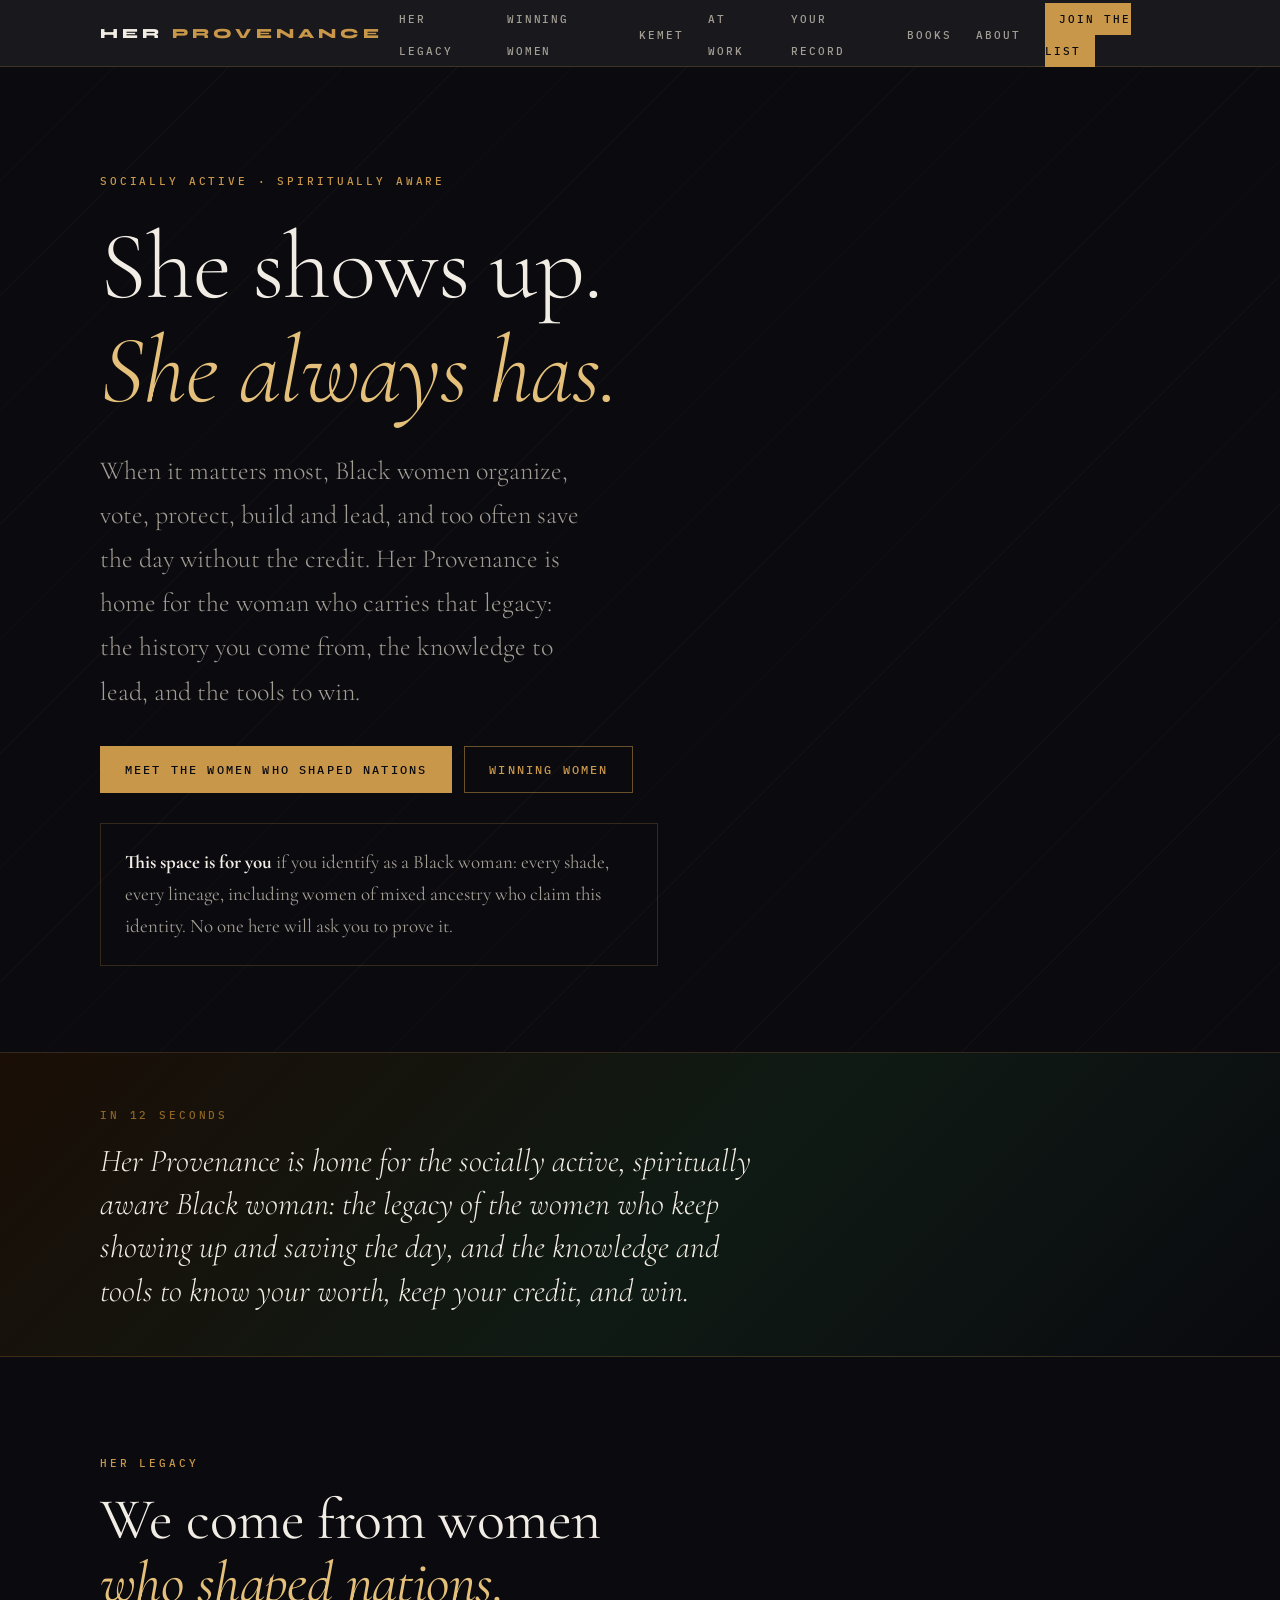
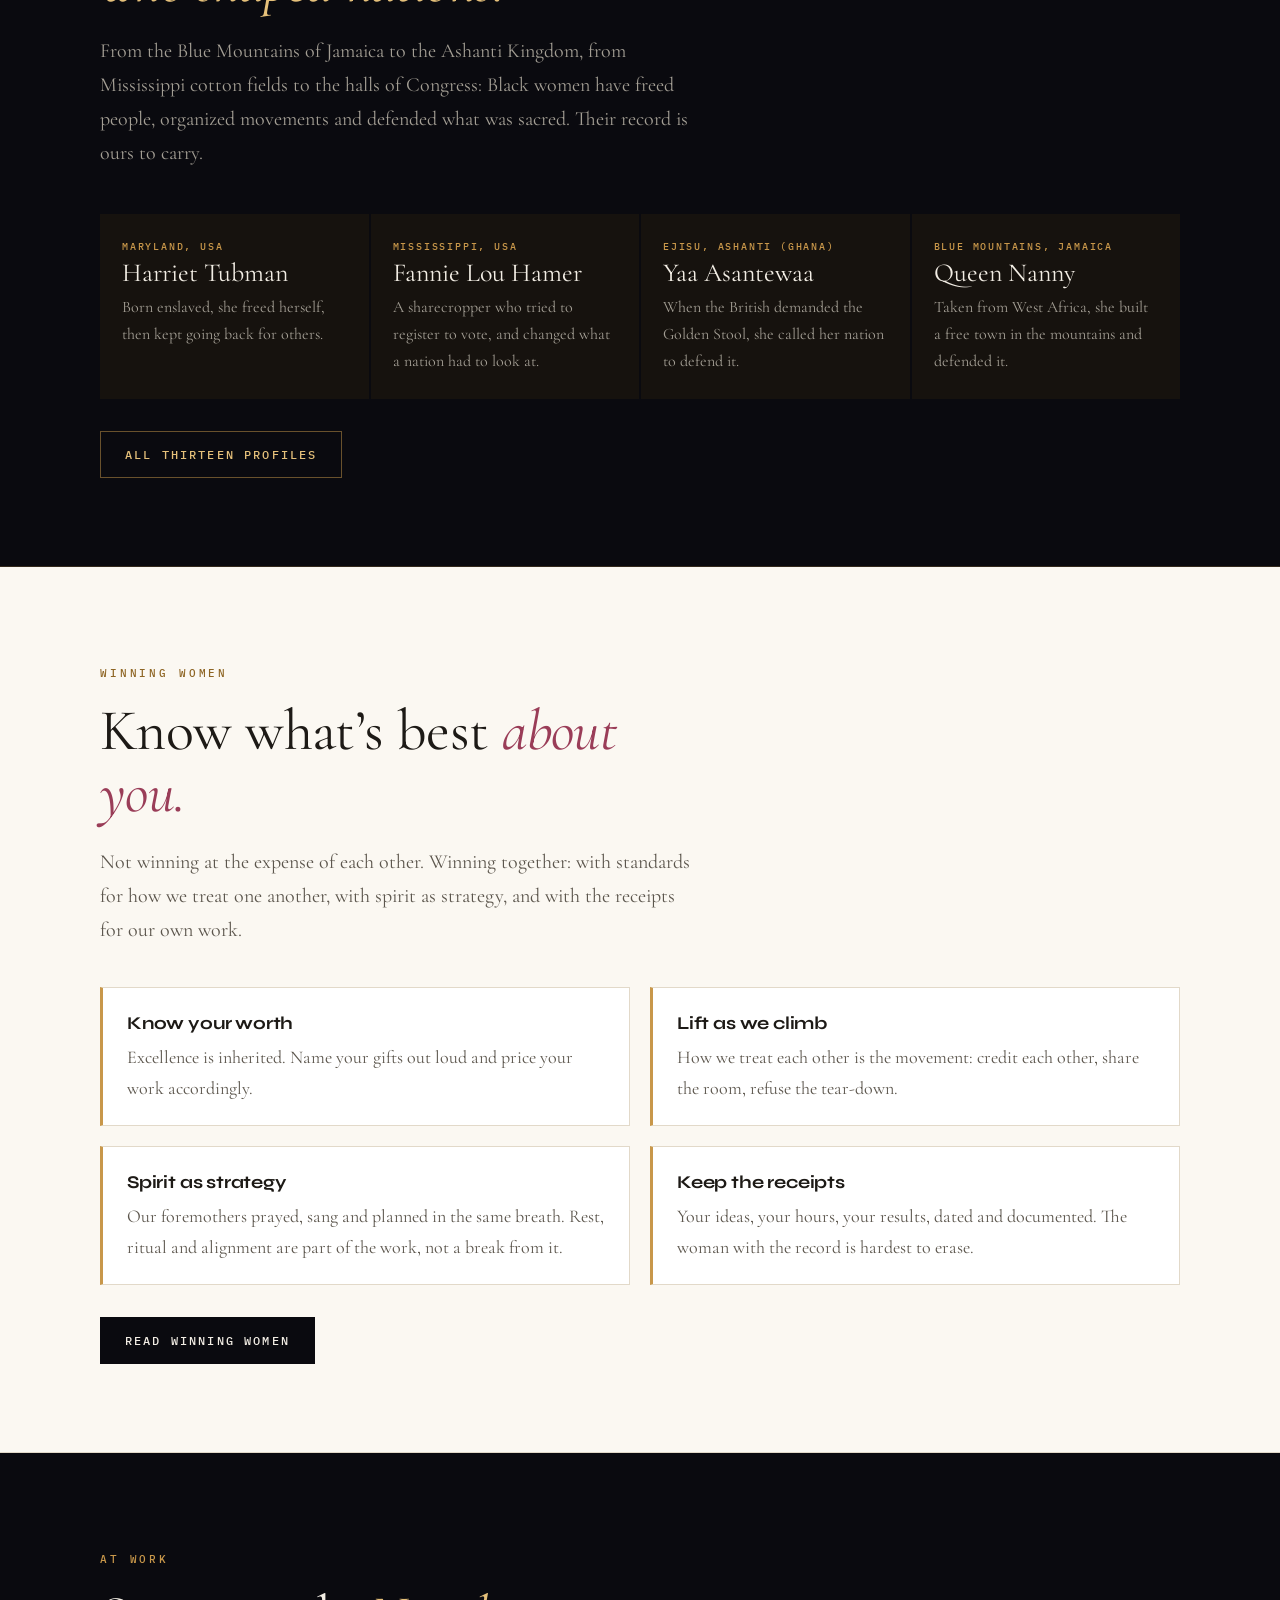
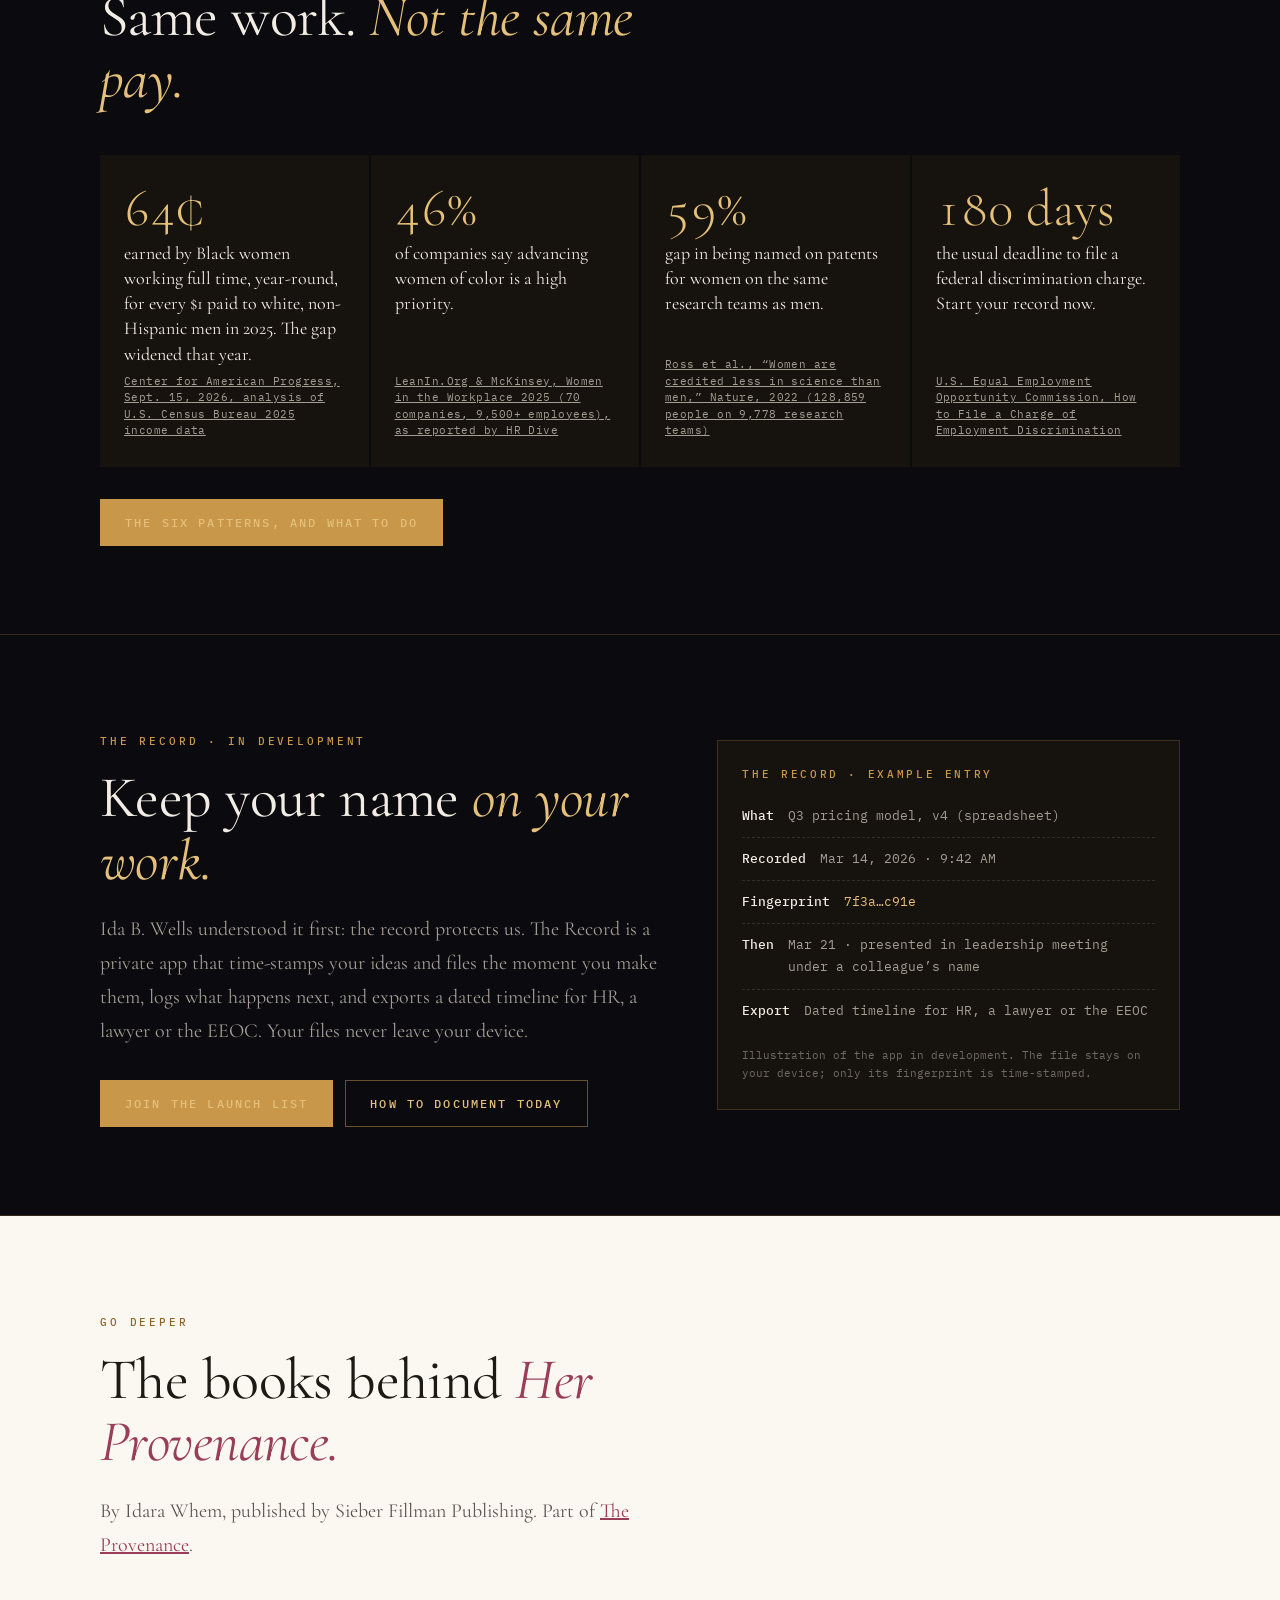
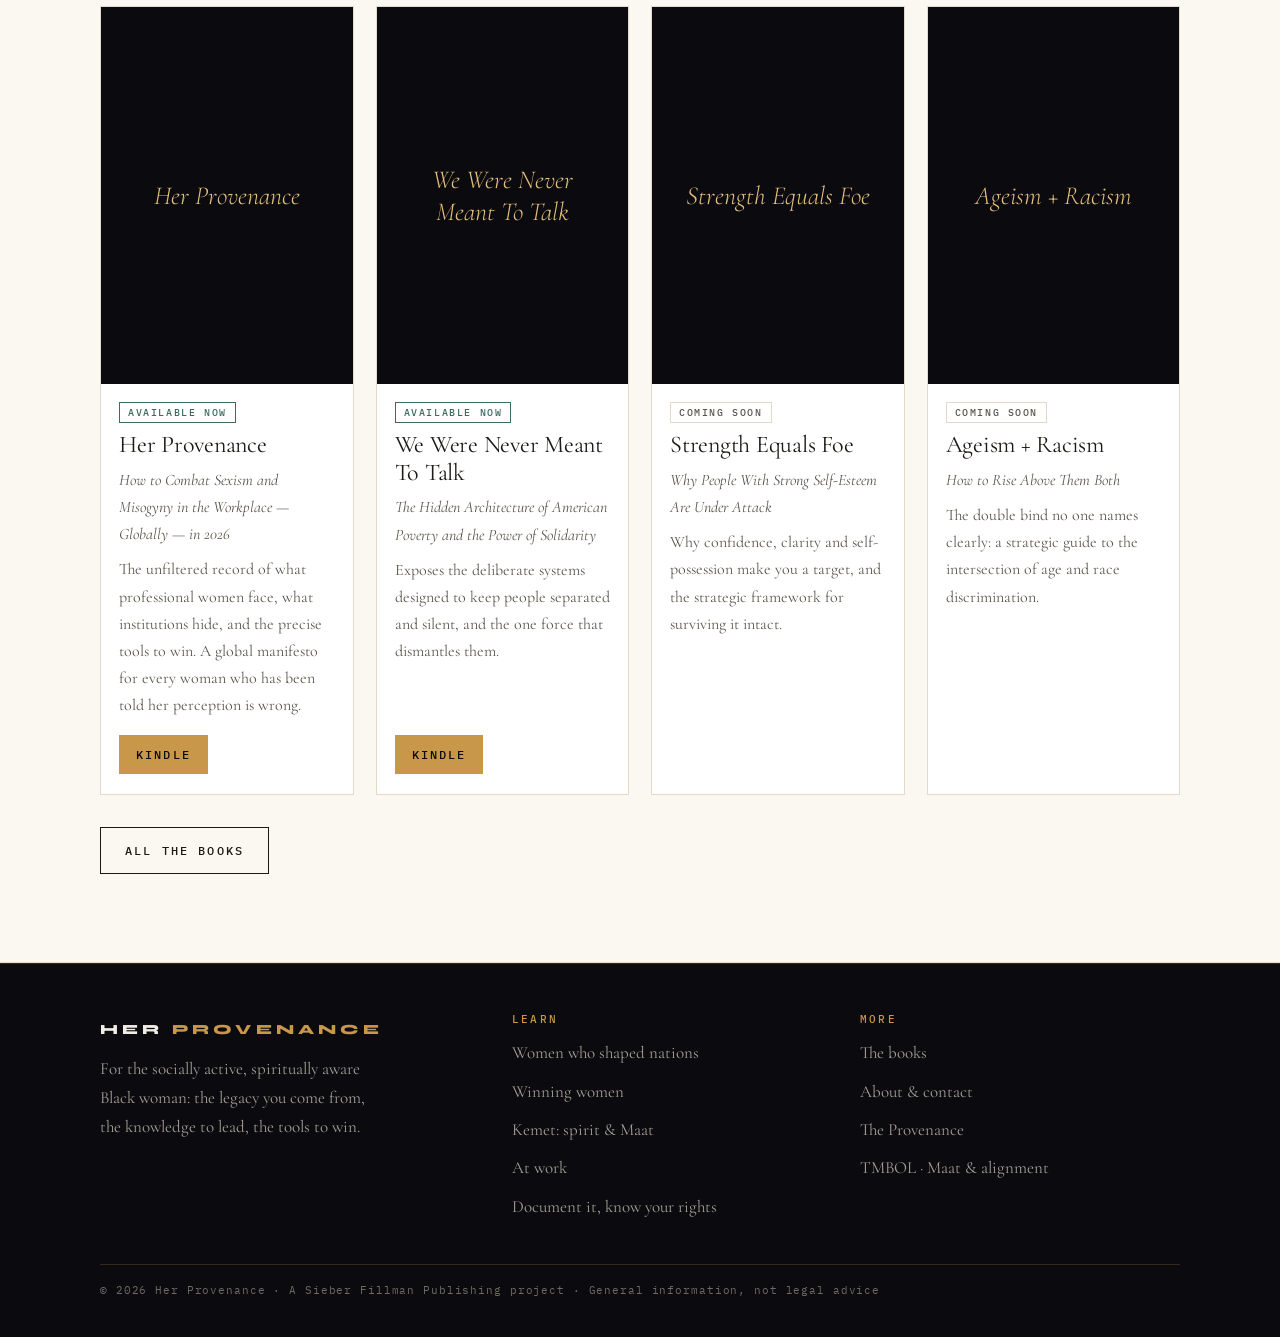
<file: index.html>
<!doctype html>
<html lang="en">
<head>
<meta charset="utf-8">
<meta name="viewport" content="width=device-width,initial-scale=1">
<title>Her Provenance — For socially active, spiritually aware Black women</title>
<meta name="description" content="Home for the socially active, spiritually aware Black woman: the legacy of women who shaped nations, Winning Women, the patterns at work, and The Record app to keep your name on your work.">
<link rel="canonical" href="https://www.herprovenance.com/">
<meta property="og:type" content="website">
<meta property="og:title" content="Her Provenance — For socially active, spiritually aware Black women">
<meta property="og:description" content="Home for the socially active, spiritually aware Black woman: the legacy of women who shaped nations, Winning Women, the patterns at work, and The Record app to keep your name on your work.">
<meta property="og:url" content="https://www.herprovenance.com/">
<meta name="theme-color" content="#0A0A0F">
<link rel="icon" href="/favicon.ico">
<link rel="apple-touch-icon" href="/apple-touch-icon.png">
<link rel="preconnect" href="https://fonts.googleapis.com">
<link rel="preconnect" href="https://fonts.gstatic.com" crossorigin>
<link href="https://fonts.googleapis.com/css2?family=Cormorant+Garamond:ital,wght@0,300;0,400;0,600;1,300;1,400&family=Syne:wght@600;700;800&family=IBM+Plex+Mono:wght@400;500&display=swap" rel="stylesheet">
<link rel="stylesheet" href="/assets/site.css">
<script type="application/ld+json">{"@context": "https://schema.org", "@type": "Organization", "name": "Her Provenance", "url": "https://www.herprovenance.com/", "founder": {"@type": "Person", "name": "Idara Whem"}, "parentOrganization": {"@type": "Organization", "name": "Sieber Fillman Publishing", "url": "https://www.sieberfillmanpublishing.com/"}}</script>
</head>
<body>
<a class="skip" href="#main">Skip to content</a>
<nav class="nav" aria-label="Main">
  <div class="wrap">
    <a class="logo" href="/">Her <span>Provenance</span></a>
    <button class="menu" type="button" aria-expanded="false" aria-controls="menu">Menu</button>
    <ul id="menu"><li><a href="/legacy/">Her legacy</a></li><li><a href="/winning-women/">Winning women</a></li><li><a href="/kemet/">Kemet</a></li><li><a href="/at-work/">At work</a></li><li><a href="/your-record/">Your record</a></li><li><a href="/books/">Books</a></li><li><a href="/about/">About</a></li><li><a class="cta" href="/your-record/#join">Join the list</a></li></ul>
  </div>
</nav>
<main id="main">

<header class="hero">
  <div class="wrap">
    <span class="label">Socially active &middot; Spiritually aware</span>
    <h1>She shows up. <em>She always has.</em></h1>
    <p class="lead">When it matters most, Black women organize, vote, protect, build and lead, and too often save the day without the credit. Her Provenance is home for the woman who carries that legacy: the history you come from, the knowledge to lead, and the tools to win.</p>
    <div class="ctas"><a class="btn btn-gold" href="/legacy/">Meet the women who shaped nations</a><a class="btn btn-ghost" href="/winning-women/">Winning women</a></div>
    <div class="welcome"><b>This space is for you</b> if you identify as a Black woman: every shade, every lineage, including women of mixed ancestry who claim this identity. No one here will ask you to prove it.</div>
  </div>
</header>

<div class="pitch"><div class="wrap"><span class="label">In 12 seconds</span>
  <p>Her Provenance is home for the socially active, spiritually aware Black woman: the legacy of the women who keep showing up and saving the day, and the knowledge and tools to know your worth, keep your credit, and win.</p></div></div>

<section class="sec dark">
  <div class="wrap">
    <span class="label">Her legacy</span>
    <h2>We come from women <em>who shaped nations.</em></h2>
    <p class="intro">From the Blue Mountains of Jamaica to the Ashanti Kingdom, from Mississippi cotton fields to the halls of Congress: Black women have freed people, organized movements and defended what was sacred. Their record is ours to carry.</p>
    <div class="legacy-strip"><a href="/legacy/#harriet-tubman"><span class="p">Maryland, USA</span><b>Harriet Tubman</b><span>Born enslaved, she freed herself, then kept going back for others.</span></a><a href="/legacy/#fannie-lou-hamer"><span class="p">Mississippi, USA</span><b>Fannie Lou Hamer</b><span>A sharecropper who tried to register to vote, and changed what a nation had to look at.</span></a><a href="/legacy/#yaa-asantewaa"><span class="p">Ejisu, Ashanti (Ghana)</span><b>Yaa Asantewaa</b><span>When the British demanded the Golden Stool, she called her nation to defend it.</span></a><a href="/legacy/#queen-nanny"><span class="p">Blue Mountains, Jamaica</span><b>Queen Nanny</b><span>Taken from West Africa, she built a free town in the mountains and defended it.</span></a></div>
    <div class="ctas"><a class="btn btn-ghost" href="/legacy/">All thirteen profiles</a></div>
  </div>
</section>

<section class="sec">
  <div class="wrap">
    <span class="label">Winning women</span>
    <h2>Know what&rsquo;s best <em>about you.</em></h2>
    <p class="intro">Not winning at the expense of each other. Winning together: with standards for how we treat one another, with spirit as strategy, and with the receipts for our own work.</p>
    <div class="tenets">
      <div class="tenet"><h3>Know your worth</h3><p>Excellence is inherited. Name your gifts out loud and price your work accordingly.</p></div>
      <div class="tenet"><h3>Lift as we climb</h3><p>How we treat each other is the movement: credit each other, share the room, refuse the tear-down.</p></div>
      <div class="tenet"><h3>Spirit as strategy</h3><p>Our foremothers prayed, sang and planned in the same breath. Rest, ritual and alignment are part of the work, not a break from it.</p></div>
      <div class="tenet"><h3>Keep the receipts</h3><p>Your ideas, your hours, your results, dated and documented. The woman with the record is hardest to erase.</p></div>
    </div>
    <div class="ctas"><a class="btn btn-ink" href="/winning-women/">Read Winning Women</a></div>
  </div>
</section>

<section class="sec dark">
  <div class="wrap">
    <span class="label">At work</span>
    <h2>Same work. <em>Not the same pay.</em></h2>
    <div class="stats">
      <div class="stat"><b>64&cent;</b><span>earned by Black women working full time, year-round, for every $1 paid to white, non-Hispanic men in 2025. The gap widened that year.</span><small><a href="https://www.americanprogress.org/press/release-new-cap-analysis-finds-gender-wage-gap-narrowed-in-2025-while-affordability-challenges-deepen-for-women/" target="_blank" rel="noopener">Center for American Progress, Sept. 15, 2026, analysis of U.S. Census Bureau 2025 income data</a></small></div>
      <div class="stat"><b>46%</b><span>of companies say advancing women of color is a high priority.</span><small><a href="https://www.hrdive.com/news/corporate-america-risks-losing-progress-women-declining-diversity/807882/" target="_blank" rel="noopener">LeanIn.Org &amp; McKinsey, Women in the Workplace 2025 (70 companies, 9,500+ employees), as reported by HR Dive</a></small></div>
      <div class="stat"><b>59%</b><span>gap in being named on patents for women on the same research teams as men.</span><small><a href="https://www.nature.com/articles/s41586-022-04966-w" target="_blank" rel="noopener">Ross et al., “Women are credited less in science than men,” Nature, 2022 (128,859 people on 9,778 research teams)</a></small></div>
      <div class="stat"><b>180 days</b><span>the usual deadline to file a federal discrimination charge. Start your record now.</span><small><a href="https://www.eeoc.gov/how-file-charge-employment-discrimination" target="_blank" rel="noopener">U.S. Equal Employment Opportunity Commission, How to File a Charge of Employment Discrimination</a></small></div>
    </div>
    <div class="ctas"><a class="btn btn-gold" href="/at-work/">The six patterns, and what to do</a></div>
  </div>
</section>

<section class="sec dark">
  <div class="wrap split">
    <div>
      <span class="label">The Record &middot; in development</span>
      <h2>Keep your name <em>on your work.</em></h2>
      <p class="intro">Ida B. Wells understood it first: the record protects us. The Record is a private app that time-stamps your ideas and files the moment you make them, logs what happens next, and exports a dated timeline for HR, a lawyer or the EEOC. Your files never leave your device.</p>
      <div class="ctas"><a class="btn btn-gold" href="/your-record/#join">Join the launch list</a><a class="btn btn-ghost" href="/your-record/">How to document today</a></div>
    </div>
    <aside class="record" aria-label="Example of a record entry">
      <h3>The Record &middot; example entry</h3>
      <div class="row"><b>What</b><span>Q3 pricing model, v4 (spreadsheet)</span></div>
      <div class="row"><b>Recorded</b><span>Mar 14, 2026 &middot; 9:42 AM</span></div>
      <div class="row"><b>Fingerprint</b><span class="hash">7f3a&hellip;c91e</span></div>
      <div class="row"><b>Then</b><span>Mar 21 &middot; presented in leadership meeting under a colleague&rsquo;s name</span></div>
      <div class="row"><b>Export</b><span>Dated timeline for HR, a lawyer or the EEOC</span></div>
      <small>Illustration of the app in development. The file stays on your device; only its fingerprint is time-stamped.</small>
    </aside>
  </div>
</section>

<section class="sec">
  <div class="wrap">
    <span class="label">Go deeper</span>
    <h2>The books behind <em>Her Provenance.</em></h2>
    <p class="intro">By Idara Whem, published by Sieber Fillman Publishing. Part of <a href="https://www.sieberfillmanpublishing.com/the-provenance/">The Provenance</a>.</p>
    <div class="books" data-books="The Provenance Files" data-limit="4"><article class="book"><div class="ph" aria-hidden="true">Her Provenance</div><div class="b"><span class="st live">Available now</span><h3>Her Provenance</h3><div class="sub">How to Combat Sexism and Misogyny in the Workplace — Globally — in 2026</div><p>The unfiltered record of what professional women face, what institutions hide, and the precise tools to win. A global manifesto for every woman who has been told her perception is wrong.</p><a class="btn btn-gold" href="https://a.co/d/01MdVRQR" target="_blank" rel="noopener">Kindle</a></div></article><article class="book"><div class="ph" aria-hidden="true">We Were Never Meant To Talk</div><div class="b"><span class="st live">Available now</span><h3>We Were Never Meant To Talk</h3><div class="sub">The Hidden Architecture of American Poverty and the Power of Solidarity</div><p>Exposes the deliberate systems designed to keep people separated and silent, and the one force that dismantles them.</p><a class="btn btn-gold" href="https://a.co/d/08MhznIm" target="_blank" rel="noopener">Kindle</a></div></article><article class="book"><div class="ph" aria-hidden="true">Strength Equals Foe</div><div class="b"><span class="st">Coming soon</span><h3>Strength Equals Foe</h3><div class="sub">Why People With Strong Self-Esteem Are Under Attack</div><p>Why confidence, clarity and self-possession make you a target, and the strategic framework for surviving it intact.</p></div></article><article class="book"><div class="ph" aria-hidden="true">Ageism + Racism</div><div class="b"><span class="st">Coming soon</span><h3>Ageism + Racism</h3><div class="sub">How to Rise Above Them Both</div><p>The double bind no one names clearly: a strategic guide to the intersection of age and race discrimination.</p></div></article></div>
    <div class="ctas"><a class="btn btn-line" href="/books/">All the books</a></div>
  </div>
</section>

</main>
<footer>
  <div class="wrap">
    <div><a class="logo" href="/">Her <span>Provenance</span></a>
      <p>For the socially active, spiritually aware Black woman: the legacy you come from, the knowledge to lead, the tools to win.</p></div>
    <div><h4>Learn</h4><ul><li><a href="/legacy/">Women who shaped nations</a></li><li><a href="/winning-women/">Winning women</a></li><li><a href="/kemet/">Kemet: spirit &amp; Maat</a></li><li><a href="/at-work/">At work</a></li><li><a href="/your-record/">Document it, know your rights</a></li></ul></div>
    <div><h4>More</h4><ul><li><a href="/books/">The books</a></li><li><a href="/about/">About &amp; contact</a></li><li><a href="https://www.sieberfillmanpublishing.com/the-provenance/">The Provenance</a></li><li><a href="https://www.tmbol.org/">TMBOL &middot; Maat &amp; alignment</a></li></ul></div>
    <div class="copy">&copy; <span class="yr">2026</span> Her Provenance &middot; A Sieber Fillman Publishing project &middot; General information, not legal advice</div>
  </div>
</footer>
<script src="/assets/site.js" defer></script>
</body>
</html>
</file>
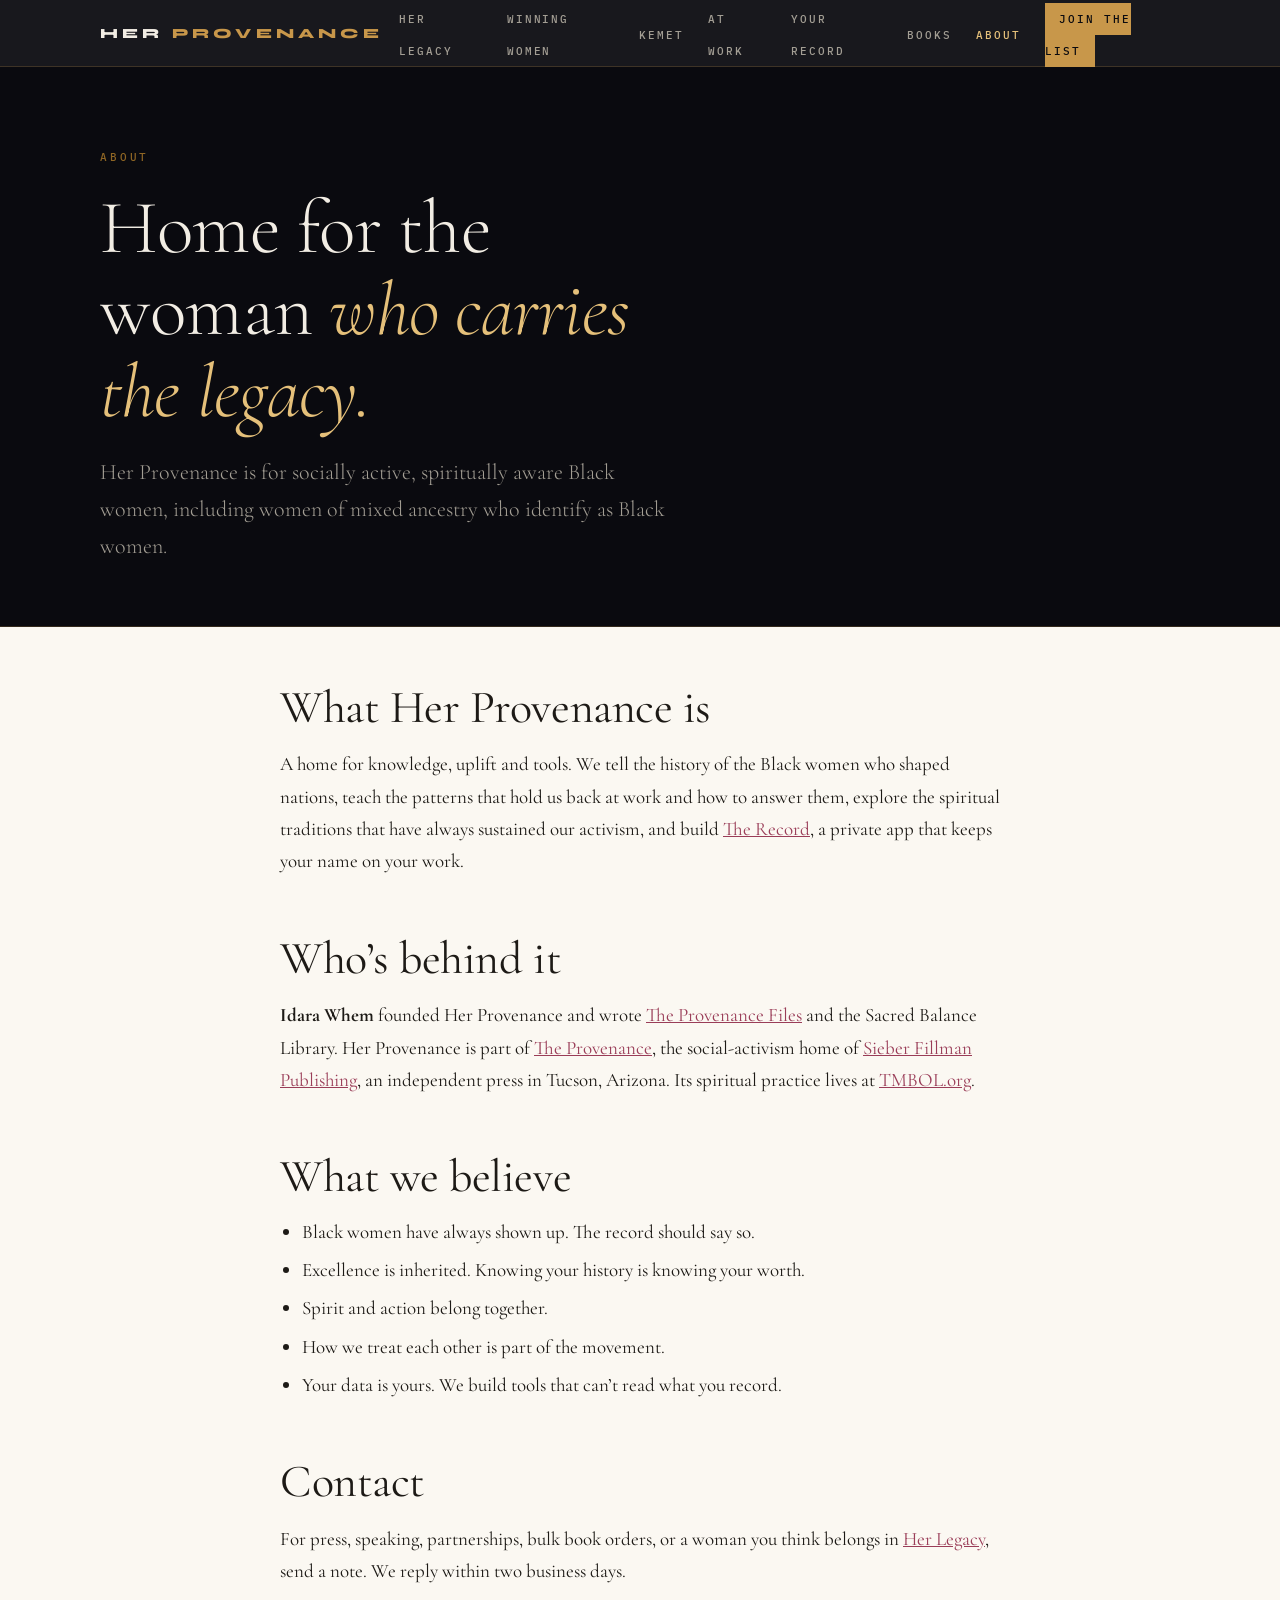
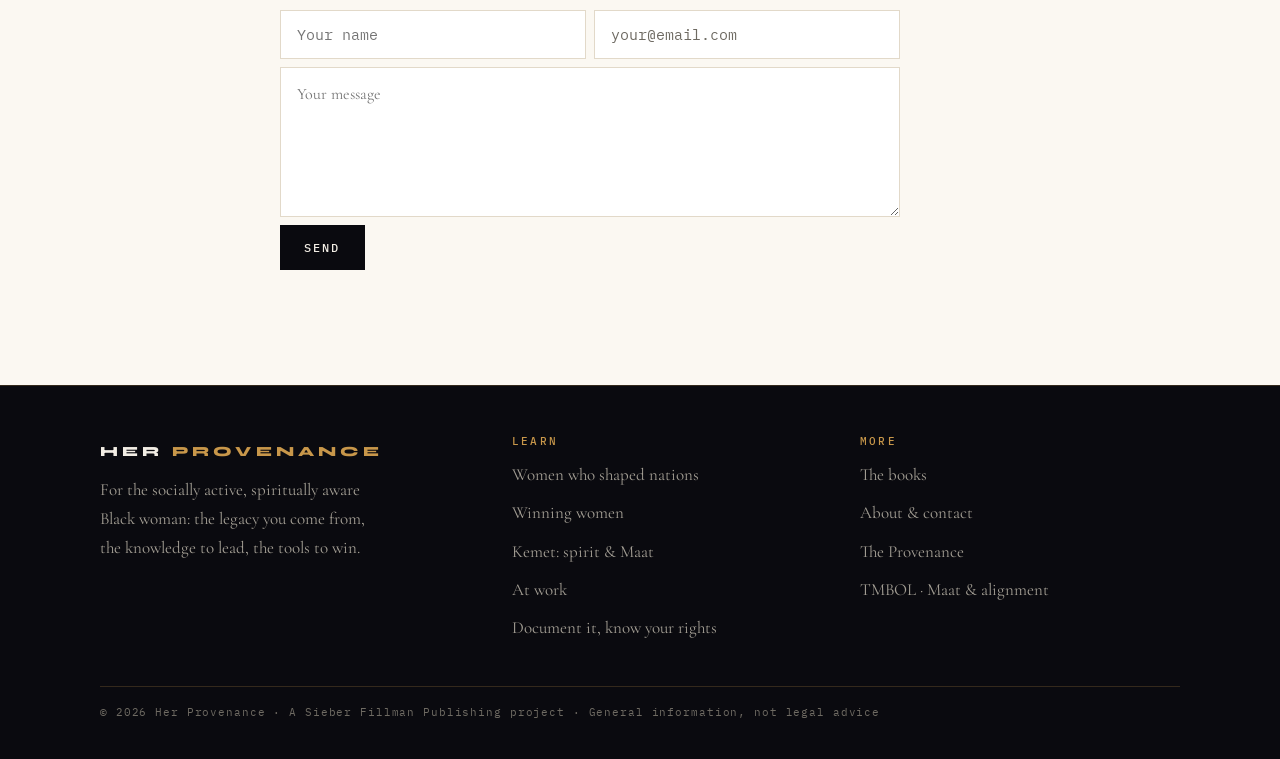
<file: about/index.html>
<!doctype html>
<html lang="en">
<head>
<meta charset="utf-8">
<meta name="viewport" content="width=device-width,initial-scale=1">
<title>About Her Provenance</title>
<meta name="description" content="Her Provenance is home for socially active, spiritually aware Black women. Founded by Idara Whem; part of The Provenance at Sieber Fillman Publishing.">
<link rel="canonical" href="https://www.herprovenance.com/about/">
<meta property="og:type" content="website">
<meta property="og:title" content="About Her Provenance">
<meta property="og:description" content="Her Provenance is home for socially active, spiritually aware Black women. Founded by Idara Whem; part of The Provenance at Sieber Fillman Publishing.">
<meta property="og:url" content="https://www.herprovenance.com/about/">
<meta name="theme-color" content="#0A0A0F">
<link rel="icon" href="/favicon.ico">
<link rel="apple-touch-icon" href="/apple-touch-icon.png">
<link rel="preconnect" href="https://fonts.googleapis.com">
<link rel="preconnect" href="https://fonts.gstatic.com" crossorigin>
<link href="https://fonts.googleapis.com/css2?family=Cormorant+Garamond:ital,wght@0,300;0,400;0,600;1,300;1,400&family=Syne:wght@600;700;800&family=IBM+Plex+Mono:wght@400;500&display=swap" rel="stylesheet">
<link rel="stylesheet" href="/assets/site.css">
</head>
<body>
<a class="skip" href="#main">Skip to content</a>
<nav class="nav" aria-label="Main">
  <div class="wrap">
    <a class="logo" href="/">Her <span>Provenance</span></a>
    <button class="menu" type="button" aria-expanded="false" aria-controls="menu">Menu</button>
    <ul id="menu"><li><a href="/legacy/">Her legacy</a></li><li><a href="/winning-women/">Winning women</a></li><li><a href="/kemet/">Kemet</a></li><li><a href="/at-work/">At work</a></li><li><a href="/your-record/">Your record</a></li><li><a href="/books/">Books</a></li><li><a href="/about/" aria-current="page">About</a></li><li><a class="cta" href="/your-record/#join">Join the list</a></li></ul>
  </div>
</nav>
<main id="main">
<header class="page-hero"><div class="wrap">
  <span class="label">About</span>
  <h1>Home for the woman <em>who carries the legacy.</em></h1>
  <p>Her Provenance is for socially active, spiritually aware Black women, including women of mixed ancestry who identify as Black women.</p>
</div></header>
<div class="wrap prose">
  <h2>What Her Provenance is</h2>
  <p>A home for knowledge, uplift and tools. We tell the history of the Black women who shaped nations, teach the patterns that hold us back at work and how to answer them, explore the spiritual traditions that have always sustained our activism, and build <a href="/your-record/#the-record">The Record</a>, a private app that keeps your name on your work.</p>
  <h2>Who&rsquo;s behind it</h2>
  <p><b>Idara Whem</b> founded Her Provenance and wrote <a href="/books/">The Provenance Files</a> and the Sacred Balance Library. Her Provenance is part of <a href="https://www.sieberfillmanpublishing.com/the-provenance/">The Provenance</a>, the social-activism home of <a href="https://www.sieberfillmanpublishing.com/">Sieber Fillman Publishing</a>, an independent press in Tucson, Arizona. Its spiritual practice lives at <a href="https://www.tmbol.org/">TMBOL.org</a>.</p>
  <h2>What we believe</h2>
  <ul>
    <li>Black women have always shown up. The record should say so.</li>
    <li>Excellence is inherited. Knowing your history is knowing your worth.</li>
    <li>Spirit and action belong together.</li>
    <li>How we treat each other is part of the movement.</li>
    <li>Your data is yours. We build tools that can&rsquo;t read what you record.</li>
  </ul>
  <h2 id="contact">Contact</h2>
  <p>For press, speaking, partnerships, bulk book orders, or a woman you think belongs in <a href="/legacy/">Her Legacy</a>, send a note. We reply within two business days.</p>
  <form class="wl" id="ct" novalidate style="justify-content:flex-start;margin:22px 0 72px;max-width:620px">
    <label class="hp" aria-hidden="true">Leave empty<input name="company_website" tabindex="-1" autocomplete="off"></label>
    <input type="text" id="ctName" name="name" placeholder="Your name" autocomplete="name" aria-label="Your name" style="flex:1 1 240px;min-width:0;padding:14px 16px;border:1px solid var(--rule);background:#fff;font:400 15px var(--mono);color:var(--text)">
    <input type="email" id="ctEmail" name="email" placeholder="your@email.com" autocomplete="email" required aria-label="Email address" style="flex:1 1 240px;min-width:0;padding:14px 16px;border:1px solid var(--rule);background:#fff;font:400 15px var(--mono);color:var(--text)">
    <textarea id="ctMsg" name="message" rows="5" placeholder="Your message" aria-label="Your message" style="flex:1 1 100%;padding:14px 16px;border:1px solid var(--rule);background:#fff;font:400 16px/1.5 var(--serif);color:var(--text)"></textarea>
    <button class="btn btn-ink" type="submit" id="ctBtn">Send</button>
    <div class="msg" id="ctOut" role="status" aria-live="polite" style="flex:1 1 100%;color:var(--rose-dk)"></div>
  </form>
</div>
<script>
(function(){var f=document.getElementById('ct');if(!f)return;var o=document.getElementById('ctOut'),b=document.getElementById('ctBtn');
f.addEventListener('submit',function(e){e.preventDefault();var em=document.getElementById('ctEmail').value,msg=document.getElementById('ctMsg').value;
if(!/^[^\s@]+@[^\s@]+\.[^\s@]+$/.test(em)){o.textContent='Please enter a valid email address.';return}if(msg.trim().length<5){o.textContent='Please write a short message.';return}
b.disabled=true;b.textContent='Sending…';
fetch('/waitlist.php',{method:'POST',headers:{'Content-Type':'application/json'},body:JSON.stringify({kind:'contact',name:document.getElementById('ctName').value,email:em,message:msg,company_website:f.company_website.value})})
.then(function(r){return r.json().catch(function(){return{}}).then(function(j){if(!r.ok)throw new Error(j.error||'Something went wrong.');})})
.then(function(){f.innerHTML='<p style="font-size:20px">Thank you. Your message is in, and we’ll reply within two business days.</p>'})
.catch(function(err){o.textContent=err.message;b.disabled=false;b.textContent='Send'})})})();
</script>

</main>
<footer>
  <div class="wrap">
    <div><a class="logo" href="/">Her <span>Provenance</span></a>
      <p>For the socially active, spiritually aware Black woman: the legacy you come from, the knowledge to lead, the tools to win.</p></div>
    <div><h4>Learn</h4><ul><li><a href="/legacy/">Women who shaped nations</a></li><li><a href="/winning-women/">Winning women</a></li><li><a href="/kemet/">Kemet: spirit &amp; Maat</a></li><li><a href="/at-work/">At work</a></li><li><a href="/your-record/">Document it, know your rights</a></li></ul></div>
    <div><h4>More</h4><ul><li><a href="/books/">The books</a></li><li><a href="/about/">About &amp; contact</a></li><li><a href="https://www.sieberfillmanpublishing.com/the-provenance/">The Provenance</a></li><li><a href="https://www.tmbol.org/">TMBOL &middot; Maat &amp; alignment</a></li></ul></div>
    <div class="copy">&copy; <span class="yr">2026</span> Her Provenance &middot; A Sieber Fillman Publishing project &middot; General information, not legal advice</div>
  </div>
</footer>
<script src="/assets/site.js" defer></script>
</body>
</html>
</file>
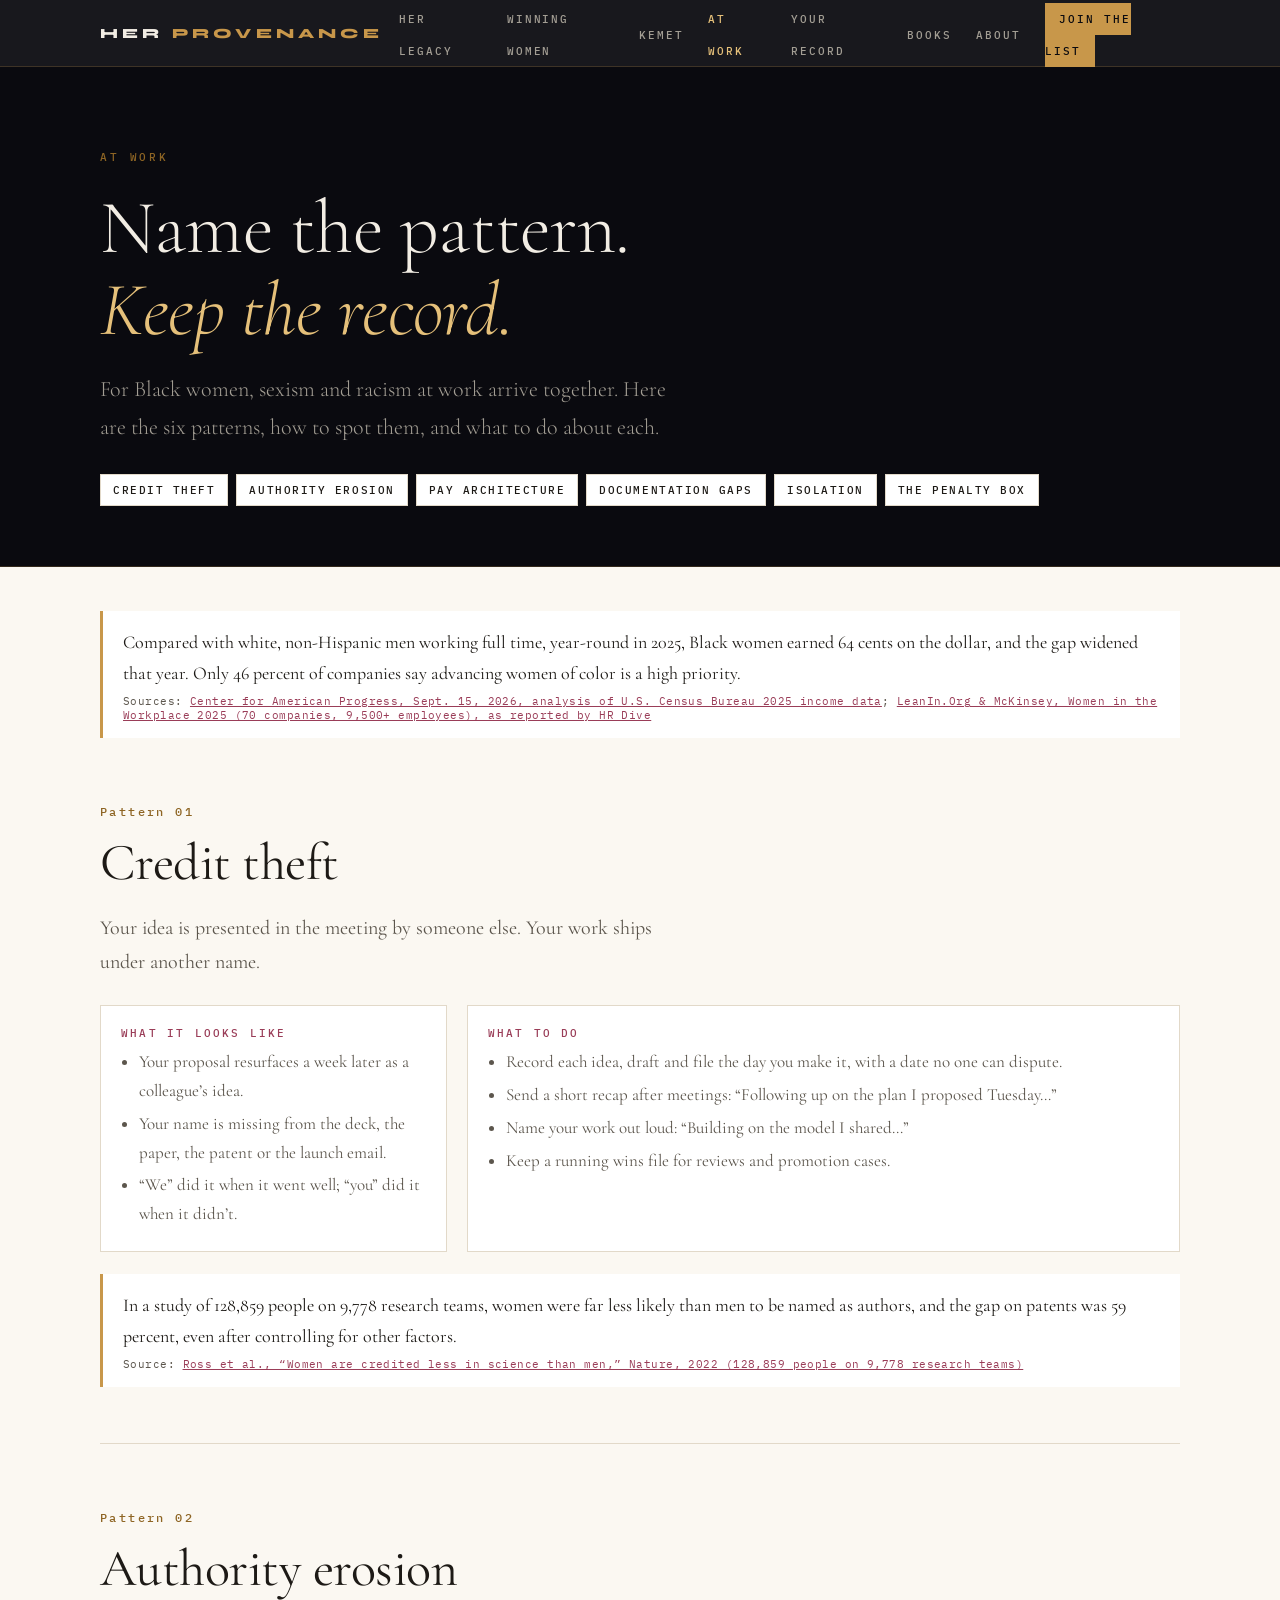
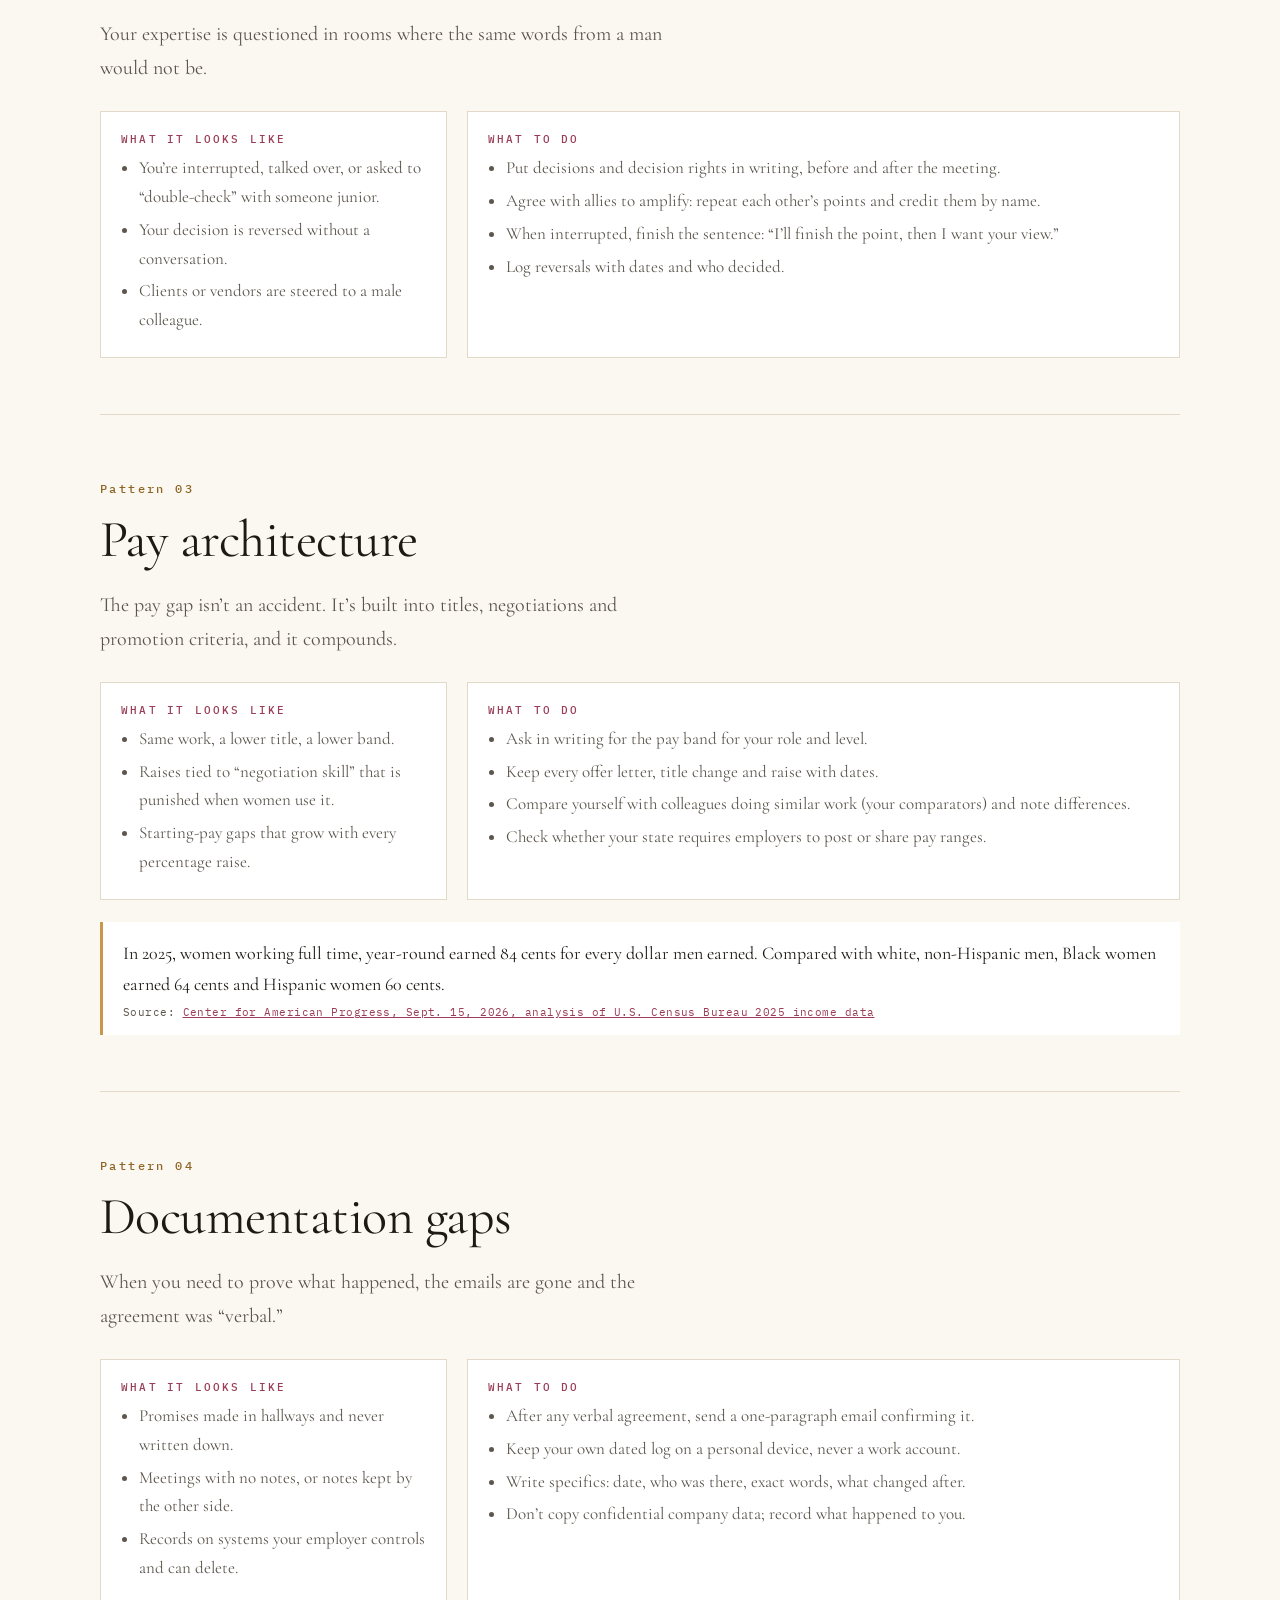
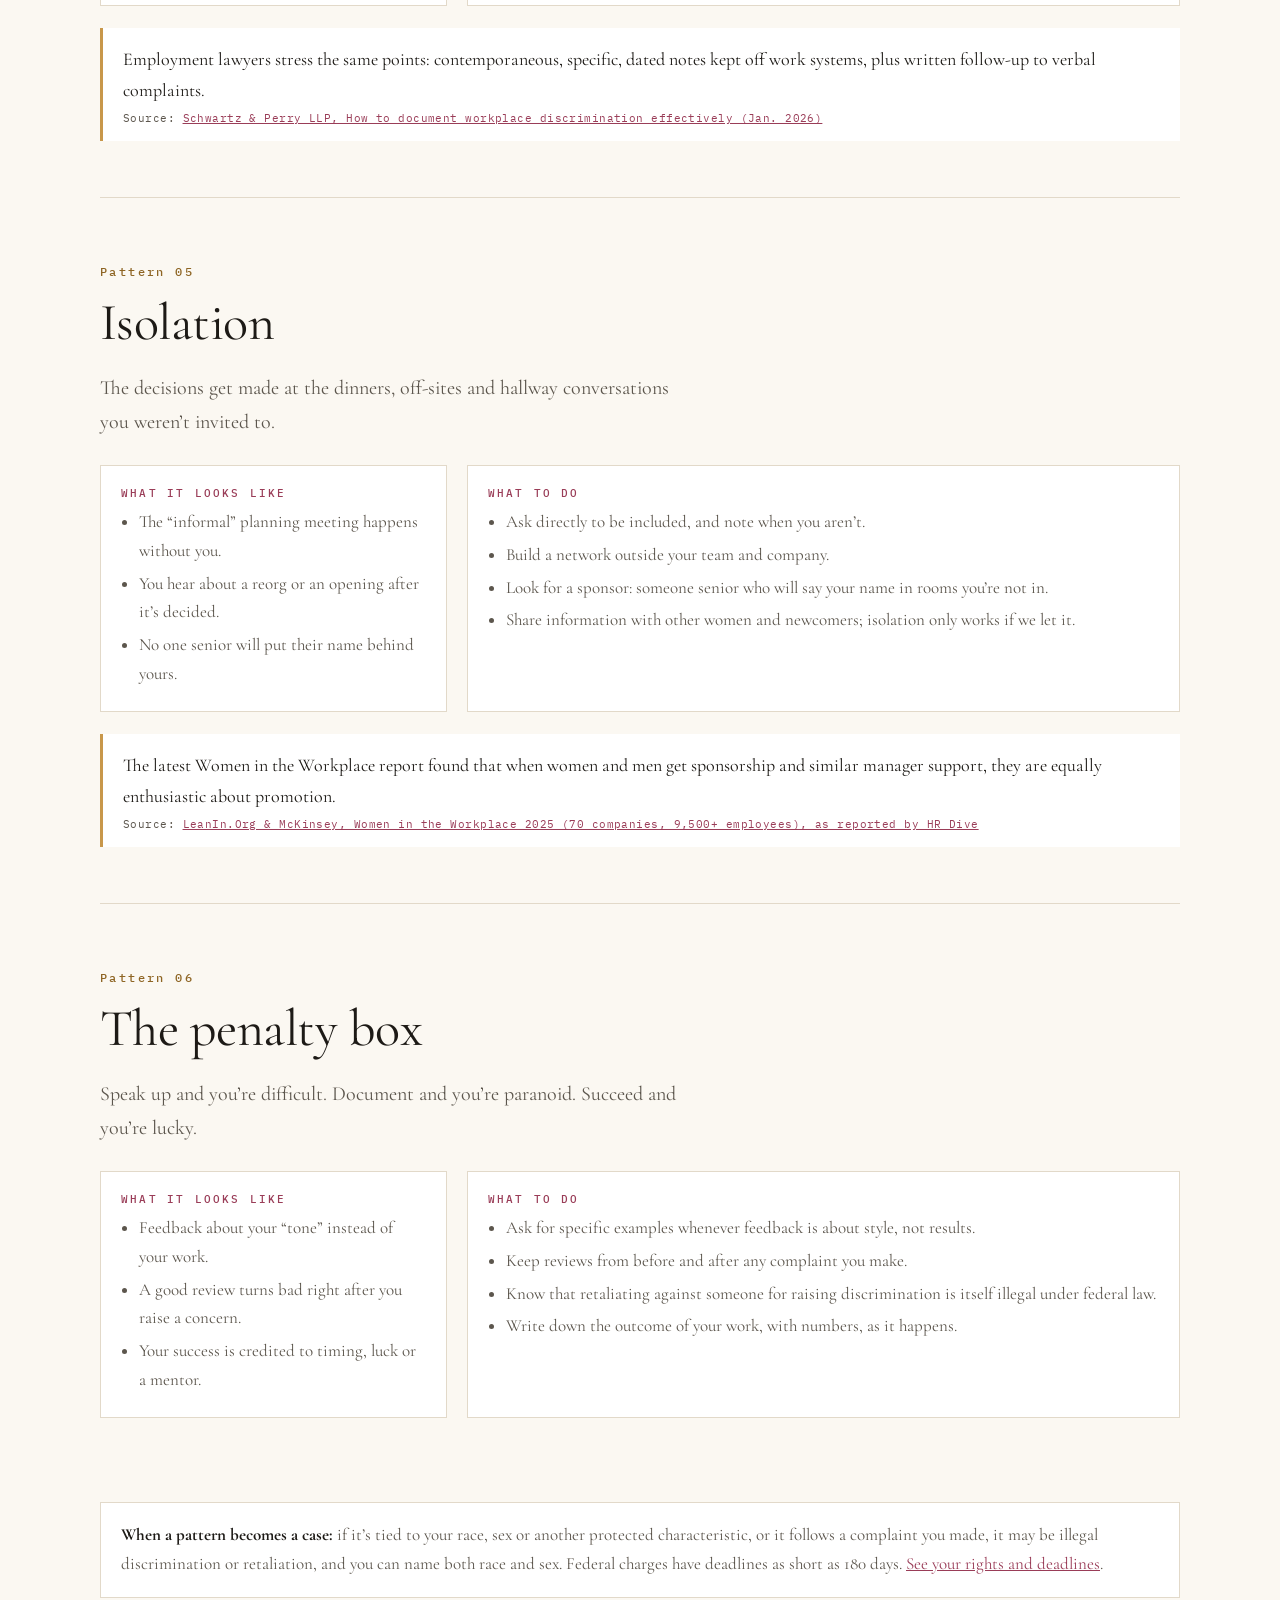
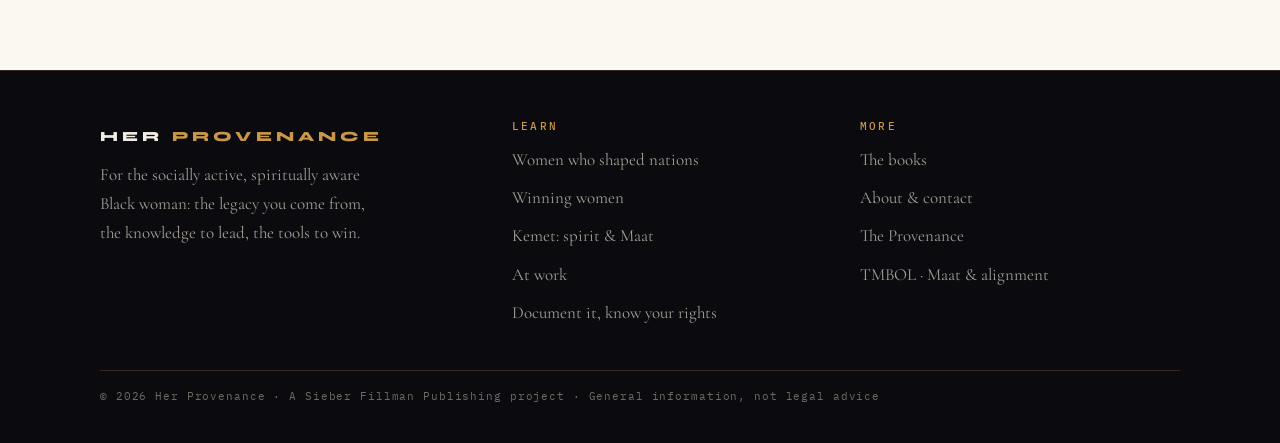
<file: at-work/index.html>
<!doctype html>
<html lang="en">
<head>
<meta charset="utf-8">
<meta name="viewport" content="width=device-width,initial-scale=1">
<title>Black women at work: the six patterns — Her Provenance</title>
<meta name="description" content="Credit theft, authority erosion, pay architecture, documentation gaps, isolation and the penalty box: how they hit Black women, what the evidence says, and what to do.">
<link rel="canonical" href="https://www.herprovenance.com/at-work/">
<meta property="og:type" content="website">
<meta property="og:title" content="Black women at work: the six patterns — Her Provenance">
<meta property="og:description" content="Credit theft, authority erosion, pay architecture, documentation gaps, isolation and the penalty box: how they hit Black women, what the evidence says, and what to do.">
<meta property="og:url" content="https://www.herprovenance.com/at-work/">
<meta name="theme-color" content="#0A0A0F">
<link rel="icon" href="/favicon.ico">
<link rel="apple-touch-icon" href="/apple-touch-icon.png">
<link rel="preconnect" href="https://fonts.googleapis.com">
<link rel="preconnect" href="https://fonts.gstatic.com" crossorigin>
<link href="https://fonts.googleapis.com/css2?family=Cormorant+Garamond:ital,wght@0,300;0,400;0,600;1,300;1,400&family=Syne:wght@600;700;800&family=IBM+Plex+Mono:wght@400;500&display=swap" rel="stylesheet">
<link rel="stylesheet" href="/assets/site.css">
</head>
<body>
<a class="skip" href="#main">Skip to content</a>
<nav class="nav" aria-label="Main">
  <div class="wrap">
    <a class="logo" href="/">Her <span>Provenance</span></a>
    <button class="menu" type="button" aria-expanded="false" aria-controls="menu">Menu</button>
    <ul id="menu"><li><a href="/legacy/">Her legacy</a></li><li><a href="/winning-women/">Winning women</a></li><li><a href="/kemet/">Kemet</a></li><li><a href="/at-work/" aria-current="page">At work</a></li><li><a href="/your-record/">Your record</a></li><li><a href="/books/">Books</a></li><li><a href="/about/">About</a></li><li><a class="cta" href="/your-record/#join">Join the list</a></li></ul>
  </div>
</nav>
<main id="main">

<header class="page-hero"><div class="wrap">
  <span class="label">At work</span>
  <h1>Name the pattern. <em>Keep the record.</em></h1>
  <p>For Black women, sexism and racism at work arrive together. Here are the six patterns, how to spot them, and what to do about each.</p>
  <div class="toc"><a href="#credit-theft">Credit theft</a><a href="#authority-erosion">Authority erosion</a><a href="#pay-architecture">Pay architecture</a><a href="#documentation-gaps">Documentation gaps</a><a href="#isolation">Isolation</a><a href="#penalty-box">The penalty box</a></div>
</div></header>
<div class="wrap">
  <div class="evidence" style="margin-top:44px">Compared with white, non-Hispanic men working full time, year-round in 2025, Black women earned 64 cents on the dollar, and the gap widened that year. Only 46 percent of companies say advancing women of color is a high priority.<small>Sources: <a href="https://www.americanprogress.org/press/release-new-cap-analysis-finds-gender-wage-gap-narrowed-in-2025-while-affordability-challenges-deepen-for-women/" target="_blank" rel="noopener">Center for American Progress, Sept. 15, 2026, analysis of U.S. Census Bureau 2025 income data</a>; <a href="https://www.hrdive.com/news/corporate-america-risks-losing-progress-women-declining-diversity/807882/" target="_blank" rel="noopener">LeanIn.Org &amp; McKinsey, Women in the Workplace 2025 (70 companies, 9,500+ employees), as reported by HR Dive</a></small></div>
  <section class="pattern" id="credit-theft">
  <span class="n">Pattern 01</span><h2>Credit theft</h2><p class="intro">Your idea is presented in the meeting by someone else. Your work ships under another name.</p>
  <div class="cols"><div class="col"><h3>What it looks like</h3><ul><li>Your proposal resurfaces a week later as a colleague’s idea.</li><li>Your name is missing from the deck, the paper, the patent or the launch email.</li><li>“We” did it when it went well; “you” did it when it didn’t.</li></ul></div>
  <div class="col" style="grid-column:span 2"><h3>What to do</h3><ul><li>Record each idea, draft and file the day you make it, with a date no one can dispute.</li><li>Send a short recap after meetings: “Following up on the plan I proposed Tuesday…”</li><li>Name your work out loud: “Building on the model I shared…”</li><li>Keep a running wins file for reviews and promotion cases.</li></ul></div></div><div class="evidence">In a study of 128,859 people on 9,778 research teams, women were far less likely than men to be named as authors, and the gap on patents was 59 percent, even after controlling for other factors.<small>Source: <a href="https://www.nature.com/articles/s41586-022-04966-w" target="_blank" rel="noopener">Ross et al., “Women are credited less in science than men,” Nature, 2022 (128,859 people on 9,778 research teams)</a></small></div>
</section><section class="pattern" id="authority-erosion">
  <span class="n">Pattern 02</span><h2>Authority erosion</h2><p class="intro">Your expertise is questioned in rooms where the same words from a man would not be.</p>
  <div class="cols"><div class="col"><h3>What it looks like</h3><ul><li>You’re interrupted, talked over, or asked to “double-check” with someone junior.</li><li>Your decision is reversed without a conversation.</li><li>Clients or vendors are steered to a male colleague.</li></ul></div>
  <div class="col" style="grid-column:span 2"><h3>What to do</h3><ul><li>Put decisions and decision rights in writing, before and after the meeting.</li><li>Agree with allies to amplify: repeat each other’s points and credit them by name.</li><li>When interrupted, finish the sentence: “I’ll finish the point, then I want your view.”</li><li>Log reversals with dates and who decided.</li></ul></div></div>
</section><section class="pattern" id="pay-architecture">
  <span class="n">Pattern 03</span><h2>Pay architecture</h2><p class="intro">The pay gap isn’t an accident. It’s built into titles, negotiations and promotion criteria, and it compounds.</p>
  <div class="cols"><div class="col"><h3>What it looks like</h3><ul><li>Same work, a lower title, a lower band.</li><li>Raises tied to “negotiation skill” that is punished when women use it.</li><li>Starting-pay gaps that grow with every percentage raise.</li></ul></div>
  <div class="col" style="grid-column:span 2"><h3>What to do</h3><ul><li>Ask in writing for the pay band for your role and level.</li><li>Keep every offer letter, title change and raise with dates.</li><li>Compare yourself with colleagues doing similar work (your comparators) and note differences.</li><li>Check whether your state requires employers to post or share pay ranges.</li></ul></div></div><div class="evidence">In 2025, women working full time, year-round earned 84 cents for every dollar men earned. Compared with white, non-Hispanic men, Black women earned 64 cents and Hispanic women 60 cents.<small>Source: <a href="https://www.americanprogress.org/press/release-new-cap-analysis-finds-gender-wage-gap-narrowed-in-2025-while-affordability-challenges-deepen-for-women/" target="_blank" rel="noopener">Center for American Progress, Sept. 15, 2026, analysis of U.S. Census Bureau 2025 income data</a></small></div>
</section><section class="pattern" id="documentation-gaps">
  <span class="n">Pattern 04</span><h2>Documentation gaps</h2><p class="intro">When you need to prove what happened, the emails are gone and the agreement was “verbal.”</p>
  <div class="cols"><div class="col"><h3>What it looks like</h3><ul><li>Promises made in hallways and never written down.</li><li>Meetings with no notes, or notes kept by the other side.</li><li>Records on systems your employer controls and can delete.</li></ul></div>
  <div class="col" style="grid-column:span 2"><h3>What to do</h3><ul><li>After any verbal agreement, send a one-paragraph email confirming it.</li><li>Keep your own dated log on a personal device, never a work account.</li><li>Write specifics: date, who was there, exact words, what changed after.</li><li>Don’t copy confidential company data; record what happened to you.</li></ul></div></div><div class="evidence">Employment lawyers stress the same points: contemporaneous, specific, dated notes kept off work systems, plus written follow-up to verbal complaints.<small>Source: <a href="https://www.schwartzandperry.com/blog/2026/january/how-to-document-workplace-discrimination-effecti/" target="_blank" rel="noopener">Schwartz &amp; Perry LLP, How to document workplace discrimination effectively (Jan. 2026)</a></small></div>
</section><section class="pattern" id="isolation">
  <span class="n">Pattern 05</span><h2>Isolation</h2><p class="intro">The decisions get made at the dinners, off-sites and hallway conversations you weren’t invited to.</p>
  <div class="cols"><div class="col"><h3>What it looks like</h3><ul><li>The “informal” planning meeting happens without you.</li><li>You hear about a reorg or an opening after it’s decided.</li><li>No one senior will put their name behind yours.</li></ul></div>
  <div class="col" style="grid-column:span 2"><h3>What to do</h3><ul><li>Ask directly to be included, and note when you aren’t.</li><li>Build a network outside your team and company.</li><li>Look for a sponsor: someone senior who will say your name in rooms you’re not in.</li><li>Share information with other women and newcomers; isolation only works if we let it.</li></ul></div></div><div class="evidence">The latest Women in the Workplace report found that when women and men get sponsorship and similar manager support, they are equally enthusiastic about promotion.<small>Source: <a href="https://www.hrdive.com/news/corporate-america-risks-losing-progress-women-declining-diversity/807882/" target="_blank" rel="noopener">LeanIn.Org &amp; McKinsey, Women in the Workplace 2025 (70 companies, 9,500+ employees), as reported by HR Dive</a></small></div>
</section><section class="pattern" id="penalty-box">
  <span class="n">Pattern 06</span><h2>The penalty box</h2><p class="intro">Speak up and you’re difficult. Document and you’re paranoid. Succeed and you’re lucky.</p>
  <div class="cols"><div class="col"><h3>What it looks like</h3><ul><li>Feedback about your “tone” instead of your work.</li><li>A good review turns bad right after you raise a concern.</li><li>Your success is credited to timing, luck or a mentor.</li></ul></div>
  <div class="col" style="grid-column:span 2"><h3>What to do</h3><ul><li>Ask for specific examples whenever feedback is about style, not results.</li><li>Keep reviews from before and after any complaint you make.</li><li>Know that retaliating against someone for raising discrimination is itself illegal under federal law.</li><li>Write down the outcome of your work, with numbers, as it happens.</li></ul></div></div>
</section>
  <div class="note" style="margin-bottom:72px"><b>When a pattern becomes a case:</b> if it&rsquo;s tied to your race, sex or another protected characteristic, or it follows a complaint you made, it may be illegal discrimination or retaliation, and you can name both race and sex. Federal charges have deadlines as short as 180 days. <a href="/your-record/#rights">See your rights and deadlines</a>.</div>
</div>

</main>
<footer>
  <div class="wrap">
    <div><a class="logo" href="/">Her <span>Provenance</span></a>
      <p>For the socially active, spiritually aware Black woman: the legacy you come from, the knowledge to lead, the tools to win.</p></div>
    <div><h4>Learn</h4><ul><li><a href="/legacy/">Women who shaped nations</a></li><li><a href="/winning-women/">Winning women</a></li><li><a href="/kemet/">Kemet: spirit &amp; Maat</a></li><li><a href="/at-work/">At work</a></li><li><a href="/your-record/">Document it, know your rights</a></li></ul></div>
    <div><h4>More</h4><ul><li><a href="/books/">The books</a></li><li><a href="/about/">About &amp; contact</a></li><li><a href="https://www.sieberfillmanpublishing.com/the-provenance/">The Provenance</a></li><li><a href="https://www.tmbol.org/">TMBOL &middot; Maat &amp; alignment</a></li></ul></div>
    <div class="copy">&copy; <span class="yr">2026</span> Her Provenance &middot; A Sieber Fillman Publishing project &middot; General information, not legal advice</div>
  </div>
</footer>
<script src="/assets/site.js" defer></script>
</body>
</html>
</file>
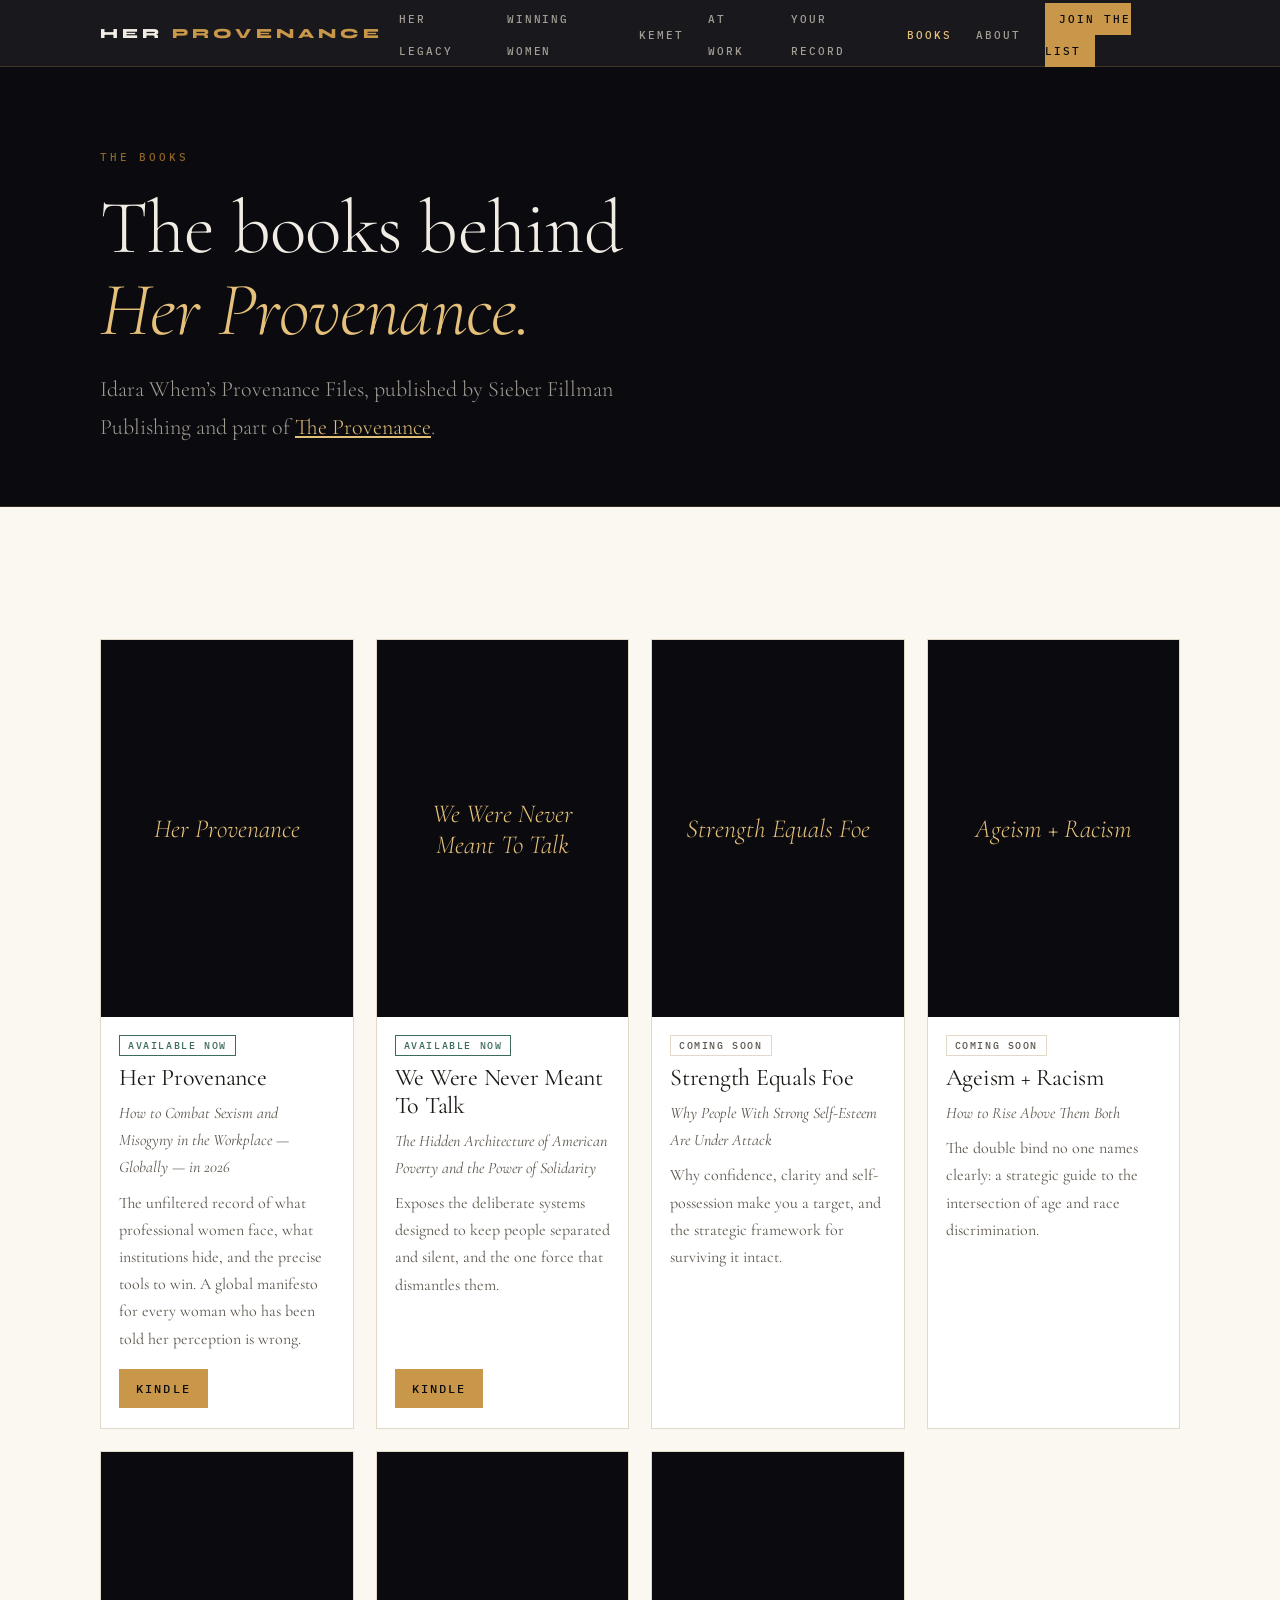
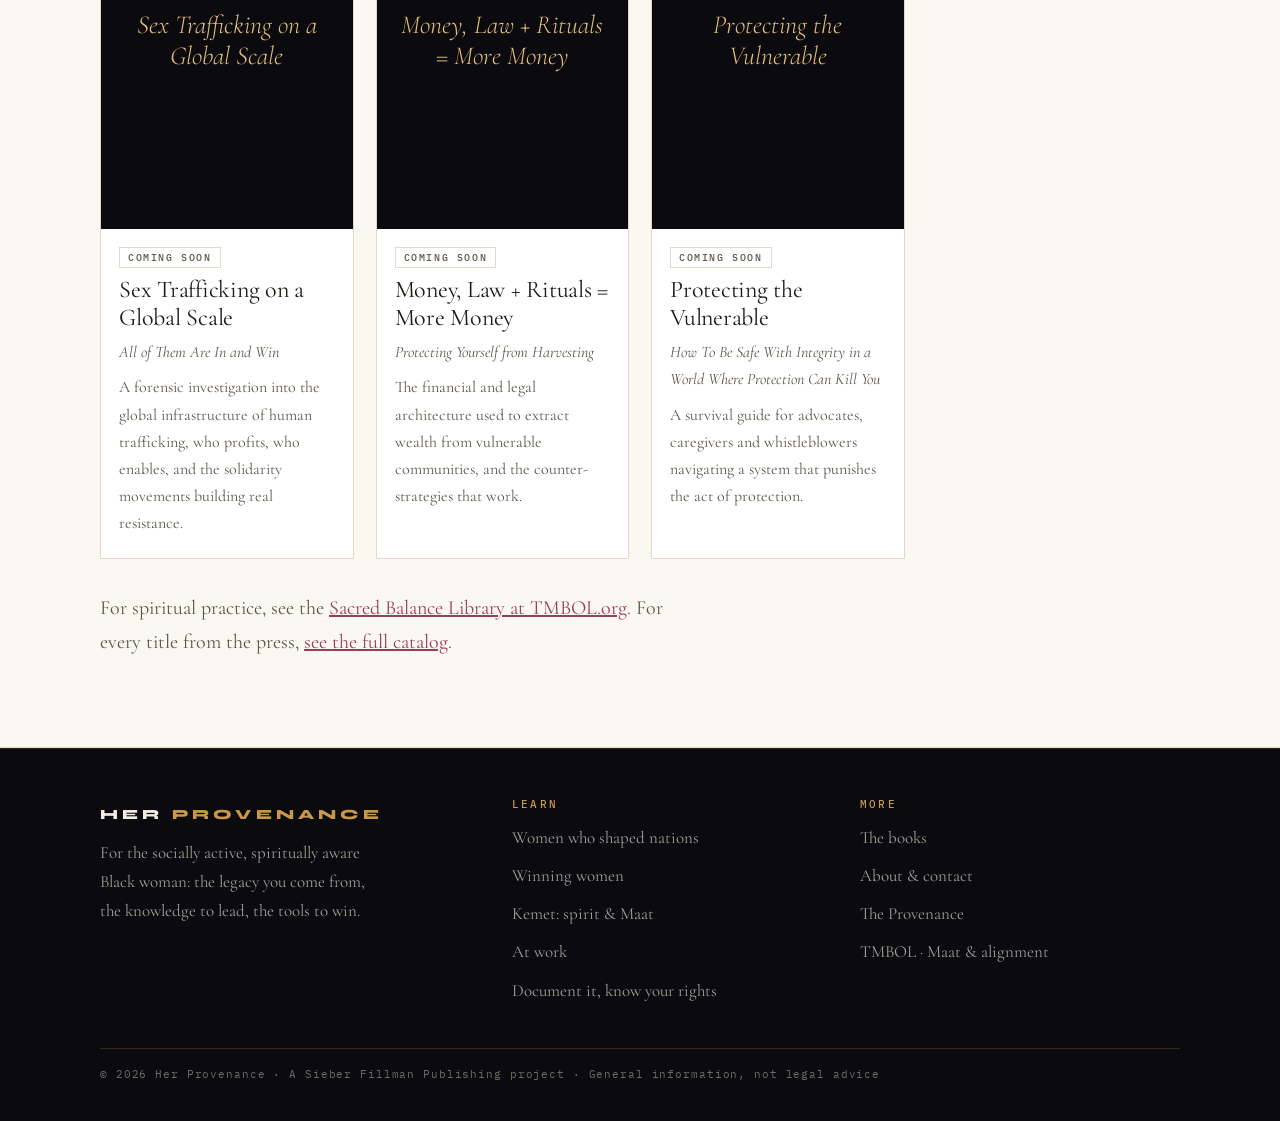
<file: books/index.html>
<!doctype html>
<html lang="en">
<head>
<meta charset="utf-8">
<meta name="viewport" content="width=device-width,initial-scale=1">
<title>Books — Her Provenance</title>
<meta name="description" content="Her Provenance, We Were Never Meant To Talk and the rest of The Provenance Files by Idara Whem.">
<link rel="canonical" href="https://www.herprovenance.com/books/">
<meta property="og:type" content="website">
<meta property="og:title" content="Books — Her Provenance">
<meta property="og:description" content="Her Provenance, We Were Never Meant To Talk and the rest of The Provenance Files by Idara Whem.">
<meta property="og:url" content="https://www.herprovenance.com/books/">
<meta name="theme-color" content="#0A0A0F">
<link rel="icon" href="/favicon.ico">
<link rel="apple-touch-icon" href="/apple-touch-icon.png">
<link rel="preconnect" href="https://fonts.googleapis.com">
<link rel="preconnect" href="https://fonts.gstatic.com" crossorigin>
<link href="https://fonts.googleapis.com/css2?family=Cormorant+Garamond:ital,wght@0,300;0,400;0,600;1,300;1,400&family=Syne:wght@600;700;800&family=IBM+Plex+Mono:wght@400;500&display=swap" rel="stylesheet">
<link rel="stylesheet" href="/assets/site.css">
<script type="application/ld+json">{"@context": "https://schema.org", "@graph": [{"@type": "Book", "name": "Her Provenance", "alternateName": "How to Combat Sexism and Misogyny in the Workplace \u2014 Globally \u2014 in 2026", "author": {"@type": "Person", "name": "Idara Whem"}, "url": "https://a.co/d/01MdVRQR"}, {"@type": "Book", "name": "We Were Never Meant To Talk", "alternateName": "The Hidden Architecture of American Poverty and the Power of Solidarity", "author": {"@type": "Person", "name": "Idara Whem"}, "url": "https://a.co/d/08MhznIm"}, {"@type": "Book", "name": "Strength Equals Foe", "alternateName": "Why People With Strong Self-Esteem Are Under Attack", "author": {"@type": "Person", "name": "Idara Whem"}}, {"@type": "Book", "name": "Ageism + Racism", "alternateName": "How to Rise Above Them Both", "author": {"@type": "Person", "name": "Idara Whem"}}, {"@type": "Book", "name": "Sex Trafficking on a Global Scale", "alternateName": "All of Them Are In and Win", "author": {"@type": "Person", "name": "Idara Whem"}}, {"@type": "Book", "name": "Money, Law + Rituals = More Money", "alternateName": "Protecting Yourself from Harvesting", "author": {"@type": "Person", "name": "Idara Whem"}}, {"@type": "Book", "name": "Protecting the Vulnerable", "alternateName": "How To Be Safe With Integrity in a World Where Protection Can Kill You", "author": {"@type": "Person", "name": "Idara Whem"}}]}</script>
</head>
<body>
<a class="skip" href="#main">Skip to content</a>
<nav class="nav" aria-label="Main">
  <div class="wrap">
    <a class="logo" href="/">Her <span>Provenance</span></a>
    <button class="menu" type="button" aria-expanded="false" aria-controls="menu">Menu</button>
    <ul id="menu"><li><a href="/legacy/">Her legacy</a></li><li><a href="/winning-women/">Winning women</a></li><li><a href="/kemet/">Kemet</a></li><li><a href="/at-work/">At work</a></li><li><a href="/your-record/">Your record</a></li><li><a href="/books/" aria-current="page">Books</a></li><li><a href="/about/">About</a></li><li><a class="cta" href="/your-record/#join">Join the list</a></li></ul>
  </div>
</nav>
<main id="main">

<header class="page-hero"><div class="wrap">
  <span class="label">The books</span>
  <h1>The books behind <em>Her Provenance.</em></h1>
  <p>Idara Whem&rsquo;s Provenance Files, published by Sieber Fillman Publishing and part of <a href="https://www.sieberfillmanpublishing.com/the-provenance/" style="color:var(--gold-lt)">The Provenance</a>.</p>
</div></header>
<section class="sec"><div class="wrap">
  <div class="books" data-books="The Provenance Files"><article class="book"><div class="ph" aria-hidden="true">Her Provenance</div><div class="b"><span class="st live">Available now</span><h3>Her Provenance</h3><div class="sub">How to Combat Sexism and Misogyny in the Workplace — Globally — in 2026</div><p>The unfiltered record of what professional women face, what institutions hide, and the precise tools to win. A global manifesto for every woman who has been told her perception is wrong.</p><a class="btn btn-gold" href="https://a.co/d/01MdVRQR" target="_blank" rel="noopener">Kindle</a></div></article><article class="book"><div class="ph" aria-hidden="true">We Were Never Meant To Talk</div><div class="b"><span class="st live">Available now</span><h3>We Were Never Meant To Talk</h3><div class="sub">The Hidden Architecture of American Poverty and the Power of Solidarity</div><p>Exposes the deliberate systems designed to keep people separated and silent, and the one force that dismantles them.</p><a class="btn btn-gold" href="https://a.co/d/08MhznIm" target="_blank" rel="noopener">Kindle</a></div></article><article class="book"><div class="ph" aria-hidden="true">Strength Equals Foe</div><div class="b"><span class="st">Coming soon</span><h3>Strength Equals Foe</h3><div class="sub">Why People With Strong Self-Esteem Are Under Attack</div><p>Why confidence, clarity and self-possession make you a target, and the strategic framework for surviving it intact.</p></div></article><article class="book"><div class="ph" aria-hidden="true">Ageism + Racism</div><div class="b"><span class="st">Coming soon</span><h3>Ageism + Racism</h3><div class="sub">How to Rise Above Them Both</div><p>The double bind no one names clearly: a strategic guide to the intersection of age and race discrimination.</p></div></article><article class="book"><div class="ph" aria-hidden="true">Sex Trafficking on a Global Scale</div><div class="b"><span class="st">Coming soon</span><h3>Sex Trafficking on a Global Scale</h3><div class="sub">All of Them Are In and Win</div><p>A forensic investigation into the global infrastructure of human trafficking, who profits, who enables, and the solidarity movements building real resistance.</p></div></article><article class="book"><div class="ph" aria-hidden="true">Money, Law + Rituals = More Money</div><div class="b"><span class="st">Coming soon</span><h3>Money, Law + Rituals = More Money</h3><div class="sub">Protecting Yourself from Harvesting</div><p>The financial and legal architecture used to extract wealth from vulnerable communities, and the counter-strategies that work.</p></div></article><article class="book"><div class="ph" aria-hidden="true">Protecting the Vulnerable</div><div class="b"><span class="st">Coming soon</span><h3>Protecting the Vulnerable</h3><div class="sub">How To Be Safe With Integrity in a World Where Protection Can Kill You</div><p>A survival guide for advocates, caregivers and whistleblowers navigating a system that punishes the act of protection.</p></div></article></div>
  <p class="intro" style="margin-top:32px">For spiritual practice, see the <a href="https://www.tmbol.org/">Sacred Balance Library at TMBOL.org</a>. For every title from the press, <a href="https://www.sieberfillmanpublishing.com/#catalog">see the full catalog</a>.</p>
</div></section>

</main>
<footer>
  <div class="wrap">
    <div><a class="logo" href="/">Her <span>Provenance</span></a>
      <p>For the socially active, spiritually aware Black woman: the legacy you come from, the knowledge to lead, the tools to win.</p></div>
    <div><h4>Learn</h4><ul><li><a href="/legacy/">Women who shaped nations</a></li><li><a href="/winning-women/">Winning women</a></li><li><a href="/kemet/">Kemet: spirit &amp; Maat</a></li><li><a href="/at-work/">At work</a></li><li><a href="/your-record/">Document it, know your rights</a></li></ul></div>
    <div><h4>More</h4><ul><li><a href="/books/">The books</a></li><li><a href="/about/">About &amp; contact</a></li><li><a href="https://www.sieberfillmanpublishing.com/the-provenance/">The Provenance</a></li><li><a href="https://www.tmbol.org/">TMBOL &middot; Maat &amp; alignment</a></li></ul></div>
    <div class="copy">&copy; <span class="yr">2026</span> Her Provenance &middot; A Sieber Fillman Publishing project &middot; General information, not legal advice</div>
  </div>
</footer>
<script src="/assets/site.js" defer></script>
</body>
</html>
</file>
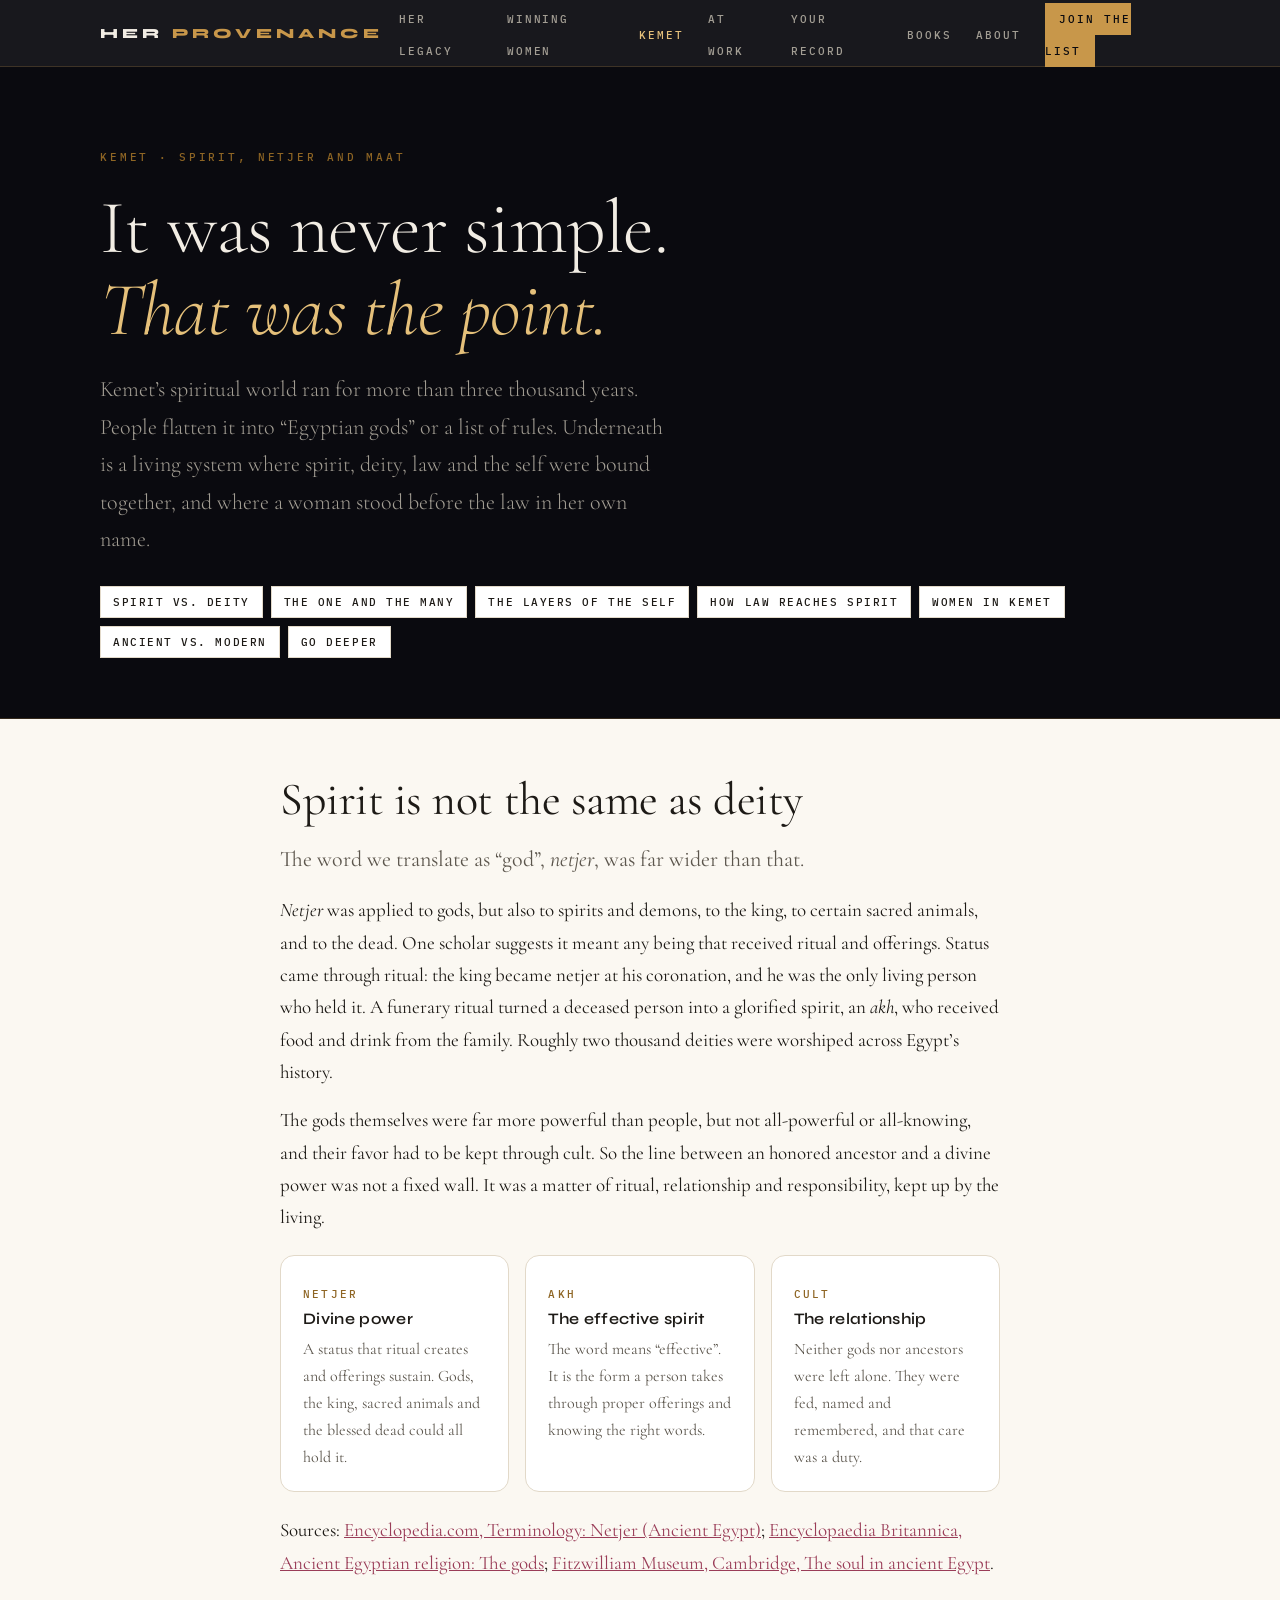
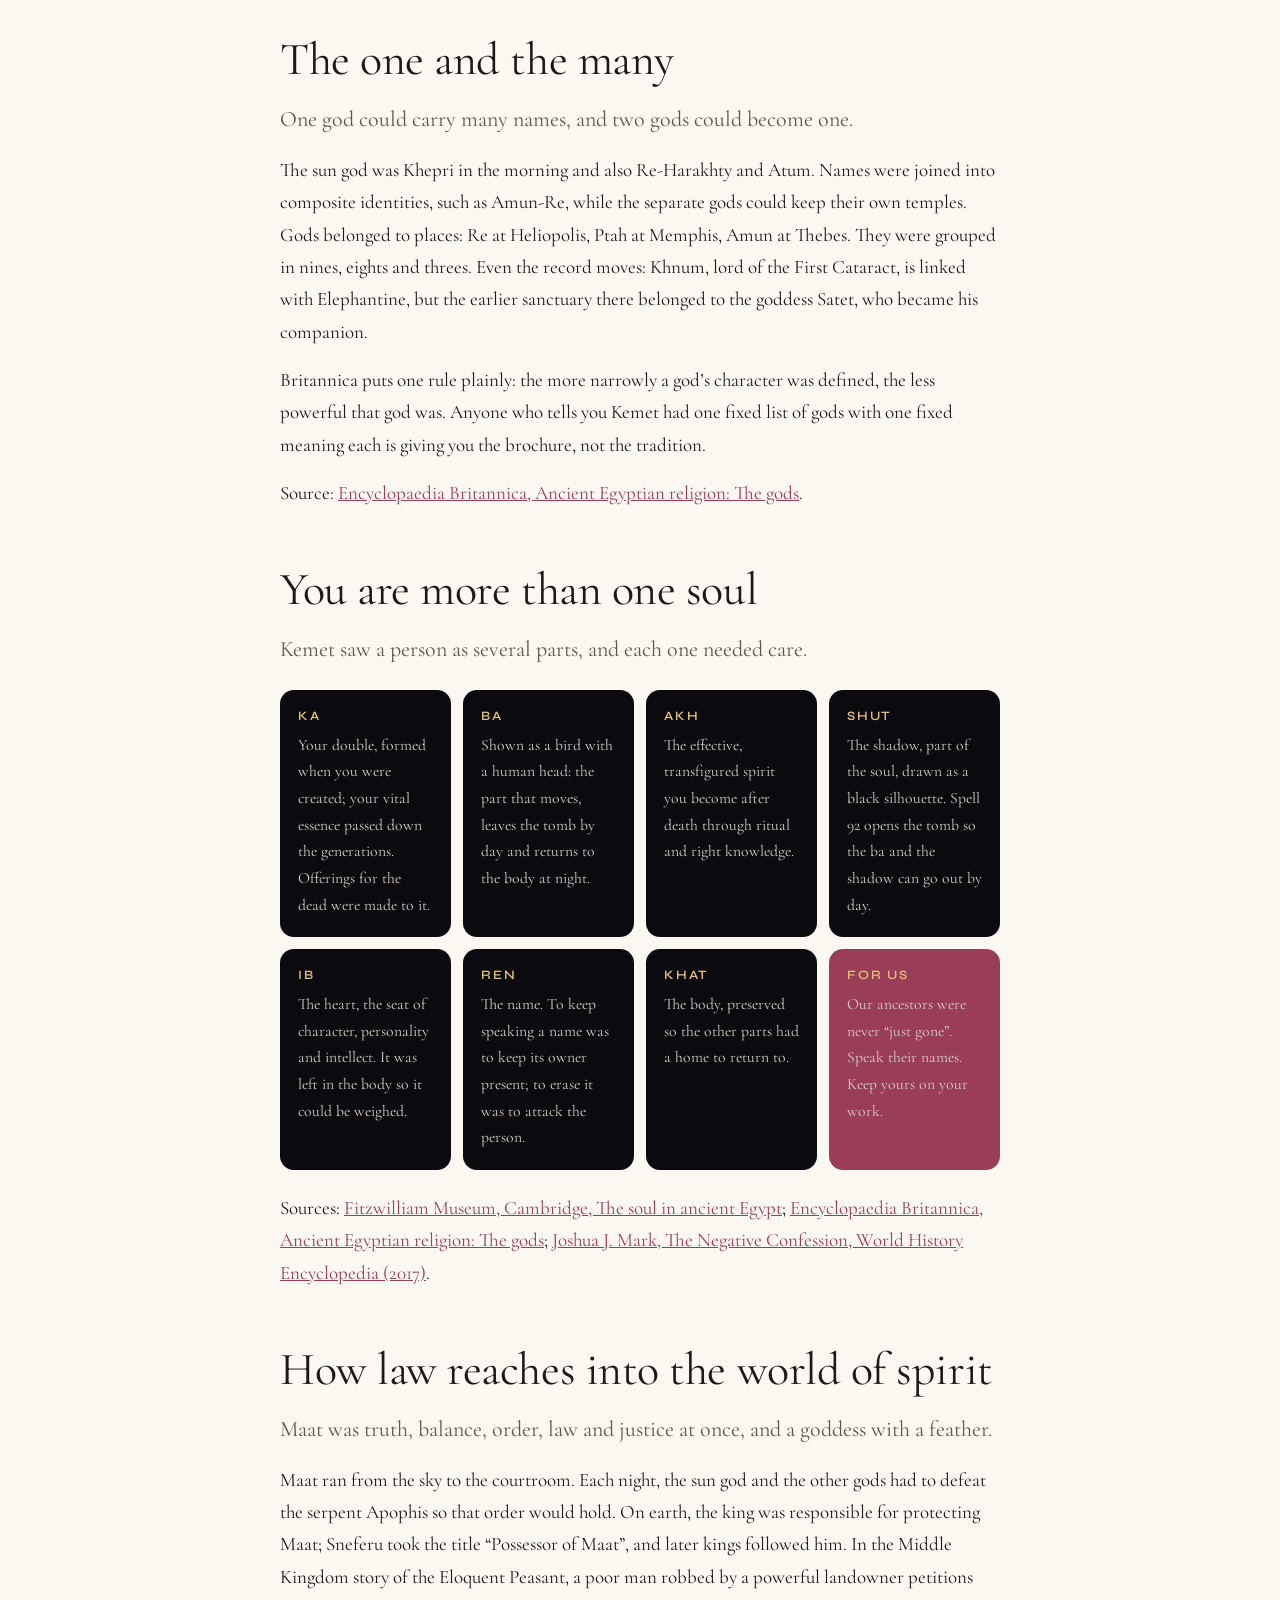
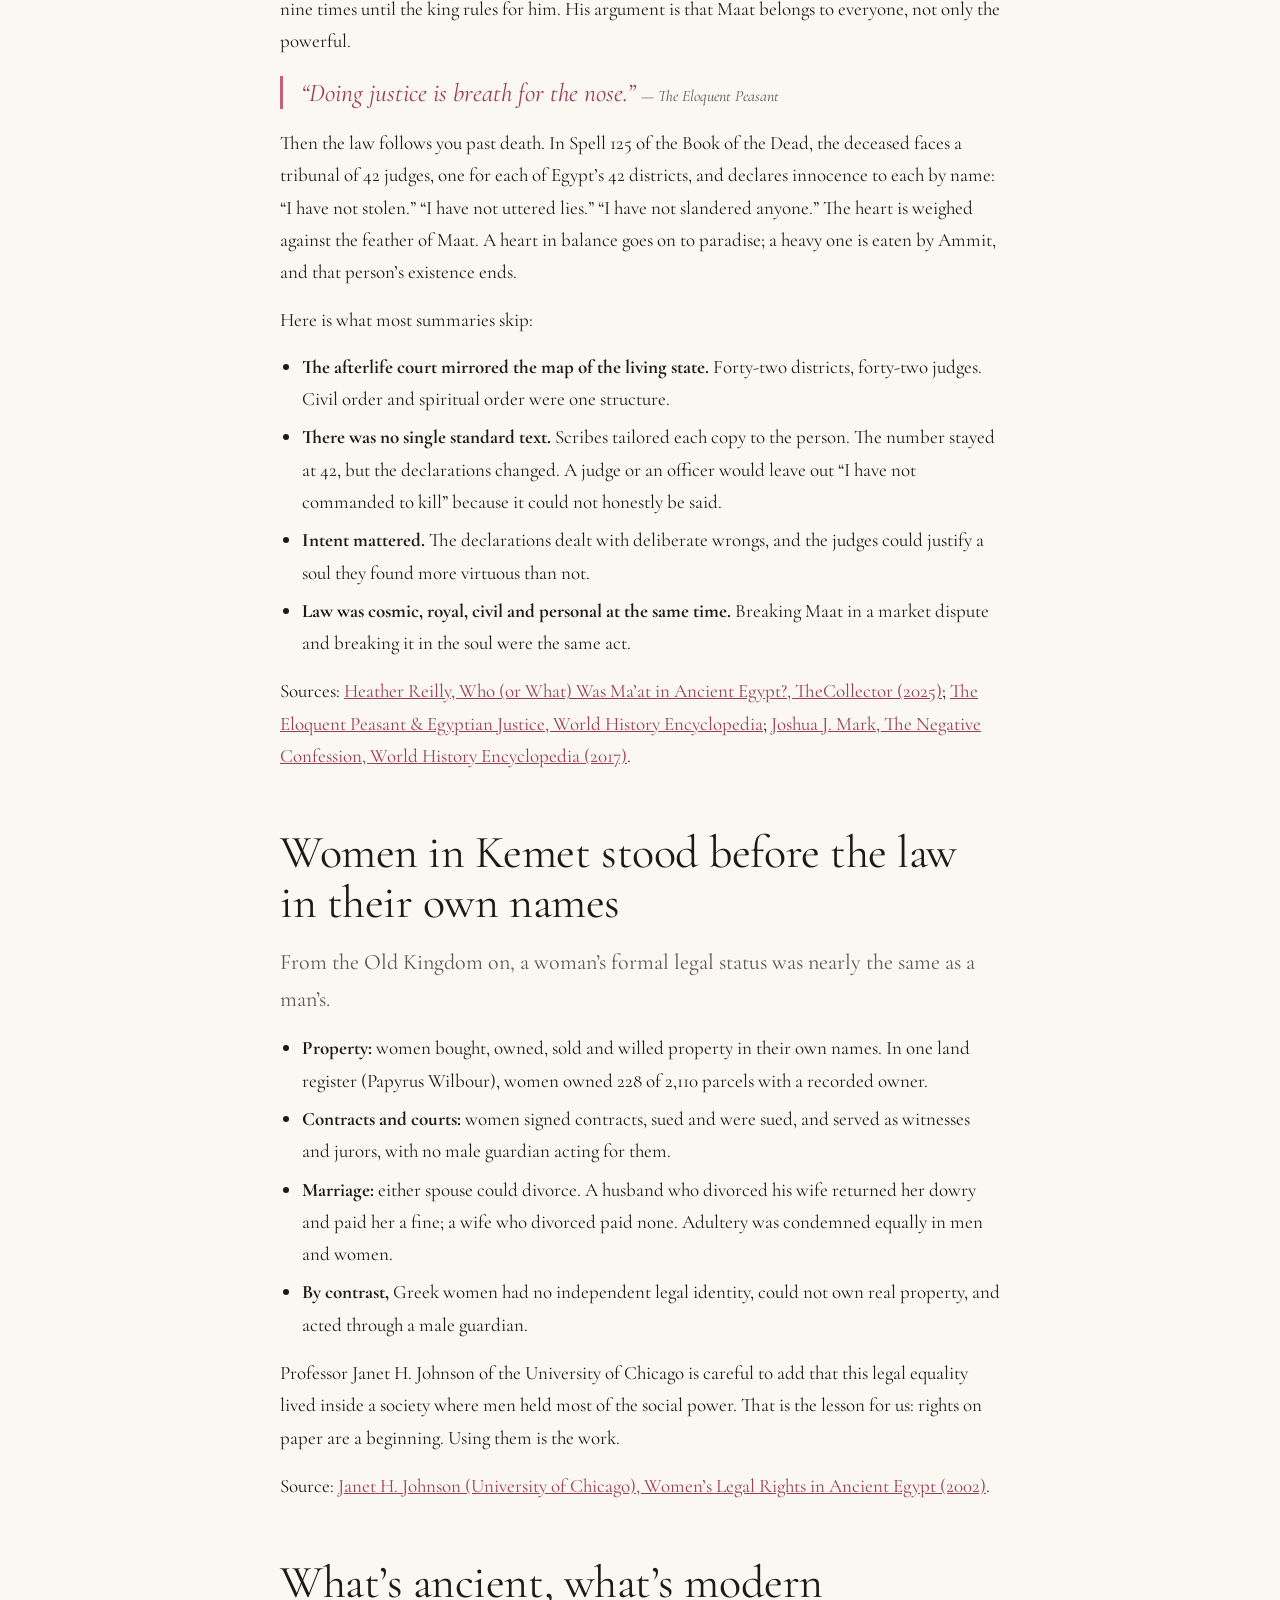
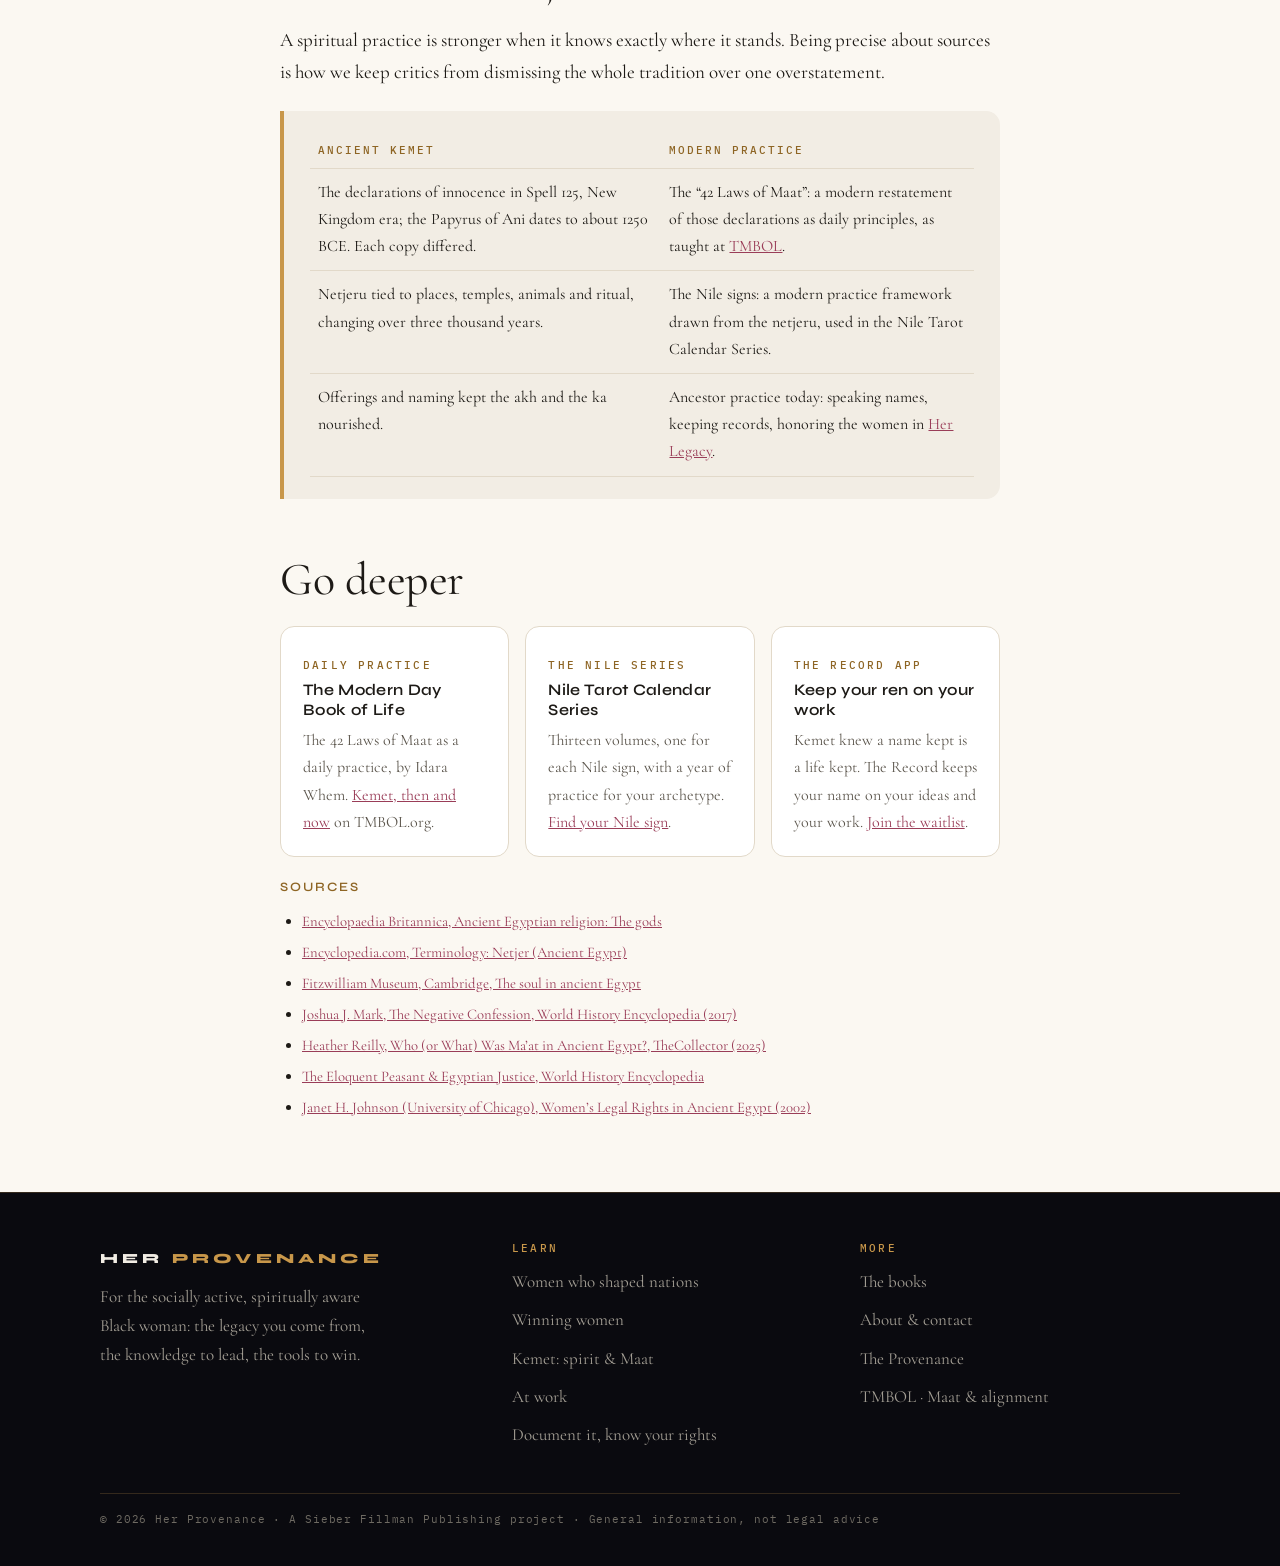
<file: kemet/index.html>
<!doctype html>
<html lang="en">
<head>
<meta charset="utf-8">
<meta name="viewport" content="width=device-width,initial-scale=1">
<title>Kemet: spirit, netjer and Maat — Her Provenance</title>
<meta name="description" content="Spirit vs. deity, netjer, the ka, ba and akh, Maat and the 42 declarations, the weighing of the heart, and women&#x27;s legal rights in ancient Kemet: sourced and honest about what is ancient and what is modern.">
<link rel="canonical" href="https://www.herprovenance.com/kemet/">
<meta property="og:type" content="website">
<meta property="og:title" content="Kemet: spirit, netjer and Maat — Her Provenance">
<meta property="og:description" content="Spirit vs. deity, netjer, the ka, ba and akh, Maat and the 42 declarations, the weighing of the heart, and women&#x27;s legal rights in ancient Kemet: sourced and honest about what is ancient and what is modern.">
<meta property="og:url" content="https://www.herprovenance.com/kemet/">
<meta name="theme-color" content="#0A0A0F">
<link rel="icon" href="/favicon.ico">
<link rel="apple-touch-icon" href="/apple-touch-icon.png">
<link rel="preconnect" href="https://fonts.googleapis.com">
<link rel="preconnect" href="https://fonts.gstatic.com" crossorigin>
<link href="https://fonts.googleapis.com/css2?family=Cormorant+Garamond:ital,wght@0,300;0,400;0,600;1,300;1,400&family=Syne:wght@600;700;800&family=IBM+Plex+Mono:wght@400;500&display=swap" rel="stylesheet">
<link rel="stylesheet" href="/assets/site.css">
</head>
<body>
<a class="skip" href="#main">Skip to content</a>
<nav class="nav" aria-label="Main">
  <div class="wrap">
    <a class="logo" href="/">Her <span>Provenance</span></a>
    <button class="menu" type="button" aria-expanded="false" aria-controls="menu">Menu</button>
    <ul id="menu"><li><a href="/legacy/">Her legacy</a></li><li><a href="/winning-women/">Winning women</a></li><li><a href="/kemet/" aria-current="page">Kemet</a></li><li><a href="/at-work/">At work</a></li><li><a href="/your-record/">Your record</a></li><li><a href="/books/">Books</a></li><li><a href="/about/">About</a></li><li><a class="cta" href="/your-record/#join">Join the list</a></li></ul>
  </div>
</nav>
<main id="main">

<style>
.kgrid{display:grid;grid-template-columns:repeat(3,minmax(0,1fr));gap:16px;margin:22px 0}
.kcard{background:#fff;border:1px solid var(--rule);border-radius:14px;padding:20px 22px}
.kcard h3{font:600 1rem/1.3 var(--display);letter-spacing:.02em;margin:0 0 4px;color:var(--text)}
.kcard .t{font:500 11px/1.4 var(--mono);letter-spacing:.2em;text-transform:uppercase;color:var(--gold-dk)}
.kcard p{margin:6px 0 0;font-size:1rem;color:var(--soft)}
.layers{display:grid;grid-template-columns:repeat(4,minmax(0,1fr));gap:12px;margin:22px 0}
.layer{background:var(--ink);color:var(--bone);border-radius:14px;padding:18px}
.layer b{display:block;font:600 .8rem/1.3 var(--display);letter-spacing:.14em;text-transform:uppercase;color:var(--gold-lt)}
.layer p{margin:8px 0 0;font-size:.98rem;color:#d9d2c5}
.honest{background:var(--bone);border-left:4px solid var(--gold);border-radius:0 14px 14px 0;padding:22px 26px;margin:22px 0}
.honest table{width:100%;border-collapse:collapse;font-size:1rem}
.honest th,.honest td{text-align:left;padding:10px 8px;border-bottom:1px solid var(--rule);vertical-align:top}
.honest th{font:500 11px/1.4 var(--mono);letter-spacing:.18em;text-transform:uppercase;color:var(--gold-dk)}
.prose .quote{font:italic 1.6rem/1.3 var(--serif);color:var(--rose-dk);margin:18px 0;padding-left:18px;border-left:3px solid var(--rose)}
.srcs{font-size:.92rem;color:var(--soft)}.srcs li{margin:0 0 6px}
@media(max-width:900px){.kgrid{grid-template-columns:1fr}.layers{grid-template-columns:1fr 1fr}}
@media(max-width:520px){.layers{grid-template-columns:1fr}.honest{padding:18px}.honest th,.honest td{display:block;padding:6px 0;border:0}.honest tr{display:block;border-bottom:1px solid var(--rule);padding:8px 0}.honest thead{display:none}}
</style>
<header class="page-hero"><div class="wrap">
  <span class="label">Kemet &middot; Spirit, netjer and Maat</span>
  <h1>It was never simple. <em>That was the point.</em></h1>
  <p>Kemet&rsquo;s spiritual world ran for more than three thousand years. People flatten it into &ldquo;Egyptian gods&rdquo; or a list of rules. Underneath is a living system where spirit, deity, law and the self were bound together, and where a woman stood before the law in her own name.</p>
  <div class="toc"><a href="#spirit-deity">Spirit vs. deity</a><a href="#one-many">The one and the many</a><a href="#self">The layers of the self</a><a href="#maat">How law reaches spirit</a><a href="#women">Women in Kemet</a><a href="#honest">Ancient vs. modern</a><a href="#go-deeper">Go deeper</a></div>
</div></header>

<div class="wrap prose">
  <section id="spirit-deity">
    <h2>Spirit is not the same as deity</h2>
    <p class="lede">The word we translate as &ldquo;god&rdquo;, <i>netjer</i>, was far wider than that.</p>
    <p><i>Netjer</i> was applied to gods, but also to spirits and demons, to the king, to certain sacred animals, and to the dead. One scholar suggests it meant any being that received ritual and offerings. Status came through ritual: the king became netjer at his coronation, and he was the only living person who held it. A funerary ritual turned a deceased person into a glorified spirit, an <i>akh</i>, who received food and drink from the family. Roughly two thousand deities were worshiped across Egypt&rsquo;s history.</p>
    <p>The gods themselves were far more powerful than people, but not all-powerful or all-knowing, and their favor had to be kept through cult. So the line between an honored ancestor and a divine power was not a fixed wall. It was a matter of ritual, relationship and responsibility, kept up by the living.</p>
    <div class="kgrid">
      <div class="kcard"><span class="t">Netjer</span><h3>Divine power</h3><p>A status that ritual creates and offerings sustain. Gods, the king, sacred animals and the blessed dead could all hold it.</p></div>
      <div class="kcard"><span class="t">Akh</span><h3>The effective spirit</h3><p>The word means &ldquo;effective&rdquo;. It is the form a person takes through proper offerings and knowing the right words.</p></div>
      <div class="kcard"><span class="t">Cult</span><h3>The relationship</h3><p>Neither gods nor ancestors were left alone. They were fed, named and remembered, and that care was a duty.</p></div>
    </div>
    <p class="src">Sources: <a href="https://www.encyclopedia.com/history/news-wires-white-papers-and-books/terminology-netjer" target="_blank" rel="noopener">Encyclopedia.com, Terminology: Netjer (Ancient Egypt)</a>; <a href="https://www.britannica.com/topic/ancient-Egyptian-religion/The-Gods" target="_blank" rel="noopener">Encyclopaedia Britannica, Ancient Egyptian religion: The gods</a>; <a href="https://book-of-the-dead.fitzmuseum.cam.ac.uk/explore/book-of-the-dead/the-soul-in-ancient-egypt" target="_blank" rel="noopener">Fitzwilliam Museum, Cambridge, The soul in ancient Egypt</a>.</p>
  </section>

  <section id="one-many">
    <h2>The one and the many</h2>
    <p class="lede">One god could carry many names, and two gods could become one.</p>
    <p>The sun god was Khepri in the morning and also Re-Harakhty and Atum. Names were joined into composite identities, such as Amun-Re, while the separate gods could keep their own temples. Gods belonged to places: Re at Heliopolis, Ptah at Memphis, Amun at Thebes. They were grouped in nines, eights and threes. Even the record moves: Khnum, lord of the First Cataract, is linked with Elephantine, but the earlier sanctuary there belonged to the goddess Satet, who became his companion.</p>
    <p>Britannica puts one rule plainly: the more narrowly a god&rsquo;s character was defined, the less powerful that god was. Anyone who tells you Kemet had one fixed list of gods with one fixed meaning each is giving you the brochure, not the tradition.</p>
    <p class="src">Source: <a href="https://www.britannica.com/topic/ancient-Egyptian-religion/The-Gods" target="_blank" rel="noopener">Encyclopaedia Britannica, Ancient Egyptian religion: The gods</a>.</p>
  </section>

  <section id="self">
    <h2>You are more than one soul</h2>
    <p class="lede">Kemet saw a person as several parts, and each one needed care.</p>
    <div class="layers">
      <div class="layer"><b>Ka</b><p>Your double, formed when you were created; your vital essence passed down the generations. Offerings for the dead were made to it.</p></div>
      <div class="layer"><b>Ba</b><p>Shown as a bird with a human head: the part that moves, leaves the tomb by day and returns to the body at night.</p></div>
      <div class="layer"><b>Akh</b><p>The effective, transfigured spirit you become after death through ritual and right knowledge.</p></div>
      <div class="layer"><b>Shut</b><p>The shadow, part of the soul, drawn as a black silhouette. Spell 92 opens the tomb so the ba and the shadow can go out by day.</p></div>
      <div class="layer"><b>Ib</b><p>The heart, the seat of character, personality and intellect. It was left in the body so it could be weighed.</p></div>
      <div class="layer"><b>Ren</b><p>The name. To keep speaking a name was to keep its owner present; to erase it was to attack the person.</p></div>
      <div class="layer"><b>Khat</b><p>The body, preserved so the other parts had a home to return to.</p></div>
      <div class="layer" style="background:var(--rose-dk)"><b>For us</b><p>Our ancestors were never &ldquo;just gone&rdquo;. Speak their names. Keep yours on your work.</p></div>
    </div>
    <p class="src">Sources: <a href="https://book-of-the-dead.fitzmuseum.cam.ac.uk/explore/book-of-the-dead/the-soul-in-ancient-egypt" target="_blank" rel="noopener">Fitzwilliam Museum, Cambridge, The soul in ancient Egypt</a>; <a href="https://www.britannica.com/topic/ancient-Egyptian-religion/The-Gods" target="_blank" rel="noopener">Encyclopaedia Britannica, Ancient Egyptian religion: The gods</a>; <a href="https://www.worldhistory.org/The_Negative_Confession/" target="_blank" rel="noopener">Joshua J. Mark, The Negative Confession, World History Encyclopedia (2017)</a>.</p>
  </section>

  <section id="maat">
    <h2>How law reaches into the world of spirit</h2>
    <p class="lede">Maat was truth, balance, order, law and justice at once, and a goddess with a feather.</p>
    <p>Maat ran from the sky to the courtroom. Each night, the sun god and the other gods had to defeat the serpent Apophis so that order would hold. On earth, the king was responsible for protecting Maat; Sneferu took the title &ldquo;Possessor of Maat&rdquo;, and later kings followed him. In the Middle Kingdom story of the Eloquent Peasant, a poor man robbed by a powerful landowner petitions nine times until the king rules for him. His argument is that Maat belongs to everyone, not only the powerful.</p>
    <p class="quote">&ldquo;Doing justice is breath for the nose.&rdquo; <span style="font-size:1rem;color:var(--soft)">&mdash; The Eloquent Peasant</span></p>
    <p>Then the law follows you past death. In Spell 125 of the Book of the Dead, the deceased faces a tribunal of 42 judges, one for each of Egypt&rsquo;s 42 districts, and declares innocence to each by name: &ldquo;I have not stolen.&rdquo; &ldquo;I have not uttered lies.&rdquo; &ldquo;I have not slandered anyone.&rdquo; The heart is weighed against the feather of Maat. A heart in balance goes on to paradise; a heavy one is eaten by Ammit, and that person&rsquo;s existence ends.</p>
    <p>Here is what most summaries skip:</p>
    <ul>
      <li><b>The afterlife court mirrored the map of the living state.</b> Forty-two districts, forty-two judges. Civil order and spiritual order were one structure.</li>
      <li><b>There was no single standard text.</b> Scribes tailored each copy to the person. The number stayed at 42, but the declarations changed. A judge or an officer would leave out &ldquo;I have not commanded to kill&rdquo; because it could not honestly be said.</li>
      <li><b>Intent mattered.</b> The declarations dealt with deliberate wrongs, and the judges could justify a soul they found more virtuous than not.</li>
      <li><b>Law was cosmic, royal, civil and personal at the same time.</b> Breaking Maat in a market dispute and breaking it in the soul were the same act.</li>
    </ul>
    <p class="src">Sources: <a href="https://www.thecollector.com/who-what-was-maat-ancient-egypt/" target="_blank" rel="noopener">Heather Reilly, Who (or What) Was Ma’at in Ancient Egypt?, TheCollector (2025)</a>; <a href="https://www.worldhistory.org/article/1127/the-eloquent-peasant--egyptian-justice/" target="_blank" rel="noopener">The Eloquent Peasant &amp; Egyptian Justice, World History Encyclopedia</a>; <a href="https://www.worldhistory.org/The_Negative_Confession/" target="_blank" rel="noopener">Joshua J. Mark, The Negative Confession, World History Encyclopedia (2017)</a>.</p>
  </section>

  <section id="women">
    <h2>Women in Kemet stood before the law in their own names</h2>
    <p class="lede">From the Old Kingdom on, a woman&rsquo;s formal legal status was nearly the same as a man&rsquo;s.</p>
    <ul>
      <li><b>Property:</b> women bought, owned, sold and willed property in their own names. In one land register (Papyrus Wilbour), women owned 228 of 2,110 parcels with a recorded owner.</li>
      <li><b>Contracts and courts:</b> women signed contracts, sued and were sued, and served as witnesses and jurors, with no male guardian acting for them.</li>
      <li><b>Marriage:</b> either spouse could divorce. A husband who divorced his wife returned her dowry and paid her a fine; a wife who divorced paid none. Adultery was condemned equally in men and women.</li>
      <li><b>By contrast,</b> Greek women had no independent legal identity, could not own real property, and acted through a male guardian.</li>
    </ul>
    <p>Professor Janet H. Johnson of the University of Chicago is careful to add that this legal equality lived inside a society where men held most of the social power. That is the lesson for us: rights on paper are a beginning. Using them is the work.</p>
    <p class="src">Source: <a href="https://fathom.lib.uchicago.edu/1/777777190170" target="_blank" rel="noopener">Janet H. Johnson (University of Chicago), Women’s Legal Rights in Ancient Egypt (2002)</a>.</p>
  </section>

  <section id="honest">
    <h2>What&rsquo;s ancient, what&rsquo;s modern</h2>
    <p>A spiritual practice is stronger when it knows exactly where it stands. Being precise about sources is how we keep critics from dismissing the whole tradition over one overstatement.</p>
    <div class="honest"><table>
      <thead><tr><th>Ancient Kemet</th><th>Modern practice</th></tr></thead>
      <tbody>
      <tr><td>The declarations of innocence in Spell 125, New Kingdom era; the Papyrus of Ani dates to about 1250 BCE. Each copy differed.</td><td>The &ldquo;42 Laws of Maat&rdquo;: a modern restatement of those declarations as daily principles, as taught at <a href="https://www.tmbol.org/">TMBOL</a>.</td></tr>
      <tr><td>Netjeru tied to places, temples, animals and ritual, changing over three thousand years.</td><td>The Nile signs: a modern practice framework drawn from the netjeru, used in the Nile Tarot Calendar Series.</td></tr>
      <tr><td>Offerings and naming kept the akh and the ka nourished.</td><td>Ancestor practice today: speaking names, keeping records, honoring the women in <a href="/legacy/">Her Legacy</a>.</td></tr>
      </tbody>
    </table></div>
  </section>

  <section id="go-deeper">
    <h2>Go deeper</h2>
    <div class="kgrid">
      <div class="kcard"><span class="t">Daily practice</span><h3>The Modern Day Book of Life</h3><p>The 42 Laws of Maat as a daily practice, by Idara Whem. <a href="https://www.tmbol.org/kemet/">Kemet, then and now</a> on TMBOL.org.</p></div>
      <div class="kcard"><span class="t">The Nile Series</span><h3>Nile Tarot Calendar Series</h3><p>Thirteen volumes, one for each Nile sign, with a year of practice for your archetype. <a href="https://www.tmbol.org/#sign">Find your Nile sign</a>.</p></div>
      <div class="kcard"><span class="t">The Record app</span><h3>Keep your ren on your work</h3><p>Kemet knew a name kept is a life kept. The Record keeps your name on your ideas and your work. <a href="/your-record/#the-record">Join the waitlist</a>.</p></div>
    </div>
  </section>

  <section style="margin-bottom:72px">
    <h3 style="font:600 .8rem var(--display);letter-spacing:.16em;text-transform:uppercase;color:var(--gold-dk);margin:10px 0">Sources</h3>
    <ul class="srcs"><li><a href="https://www.britannica.com/topic/ancient-Egyptian-religion/The-Gods" target="_blank" rel="noopener">Encyclopaedia Britannica, Ancient Egyptian religion: The gods</a></li><li><a href="https://www.encyclopedia.com/history/news-wires-white-papers-and-books/terminology-netjer" target="_blank" rel="noopener">Encyclopedia.com, Terminology: Netjer (Ancient Egypt)</a></li><li><a href="https://book-of-the-dead.fitzmuseum.cam.ac.uk/explore/book-of-the-dead/the-soul-in-ancient-egypt" target="_blank" rel="noopener">Fitzwilliam Museum, Cambridge, The soul in ancient Egypt</a></li><li><a href="https://www.worldhistory.org/The_Negative_Confession/" target="_blank" rel="noopener">Joshua J. Mark, The Negative Confession, World History Encyclopedia (2017)</a></li><li><a href="https://www.thecollector.com/who-what-was-maat-ancient-egypt/" target="_blank" rel="noopener">Heather Reilly, Who (or What) Was Ma’at in Ancient Egypt?, TheCollector (2025)</a></li><li><a href="https://www.worldhistory.org/article/1127/the-eloquent-peasant--egyptian-justice/" target="_blank" rel="noopener">The Eloquent Peasant &amp; Egyptian Justice, World History Encyclopedia</a></li><li><a href="https://fathom.lib.uchicago.edu/1/777777190170" target="_blank" rel="noopener">Janet H. Johnson (University of Chicago), Women’s Legal Rights in Ancient Egypt (2002)</a></li></ul>
  </section>
</div>

</main>
<footer>
  <div class="wrap">
    <div><a class="logo" href="/">Her <span>Provenance</span></a>
      <p>For the socially active, spiritually aware Black woman: the legacy you come from, the knowledge to lead, the tools to win.</p></div>
    <div><h4>Learn</h4><ul><li><a href="/legacy/">Women who shaped nations</a></li><li><a href="/winning-women/">Winning women</a></li><li><a href="/kemet/">Kemet: spirit &amp; Maat</a></li><li><a href="/at-work/">At work</a></li><li><a href="/your-record/">Document it, know your rights</a></li></ul></div>
    <div><h4>More</h4><ul><li><a href="/books/">The books</a></li><li><a href="/about/">About &amp; contact</a></li><li><a href="https://www.sieberfillmanpublishing.com/the-provenance/">The Provenance</a></li><li><a href="https://www.tmbol.org/">TMBOL &middot; Maat &amp; alignment</a></li></ul></div>
    <div class="copy">&copy; <span class="yr">2026</span> Her Provenance &middot; A Sieber Fillman Publishing project &middot; General information, not legal advice</div>
  </div>
</footer>
<script src="/assets/site.js" defer></script>
</body>
</html>
</file>
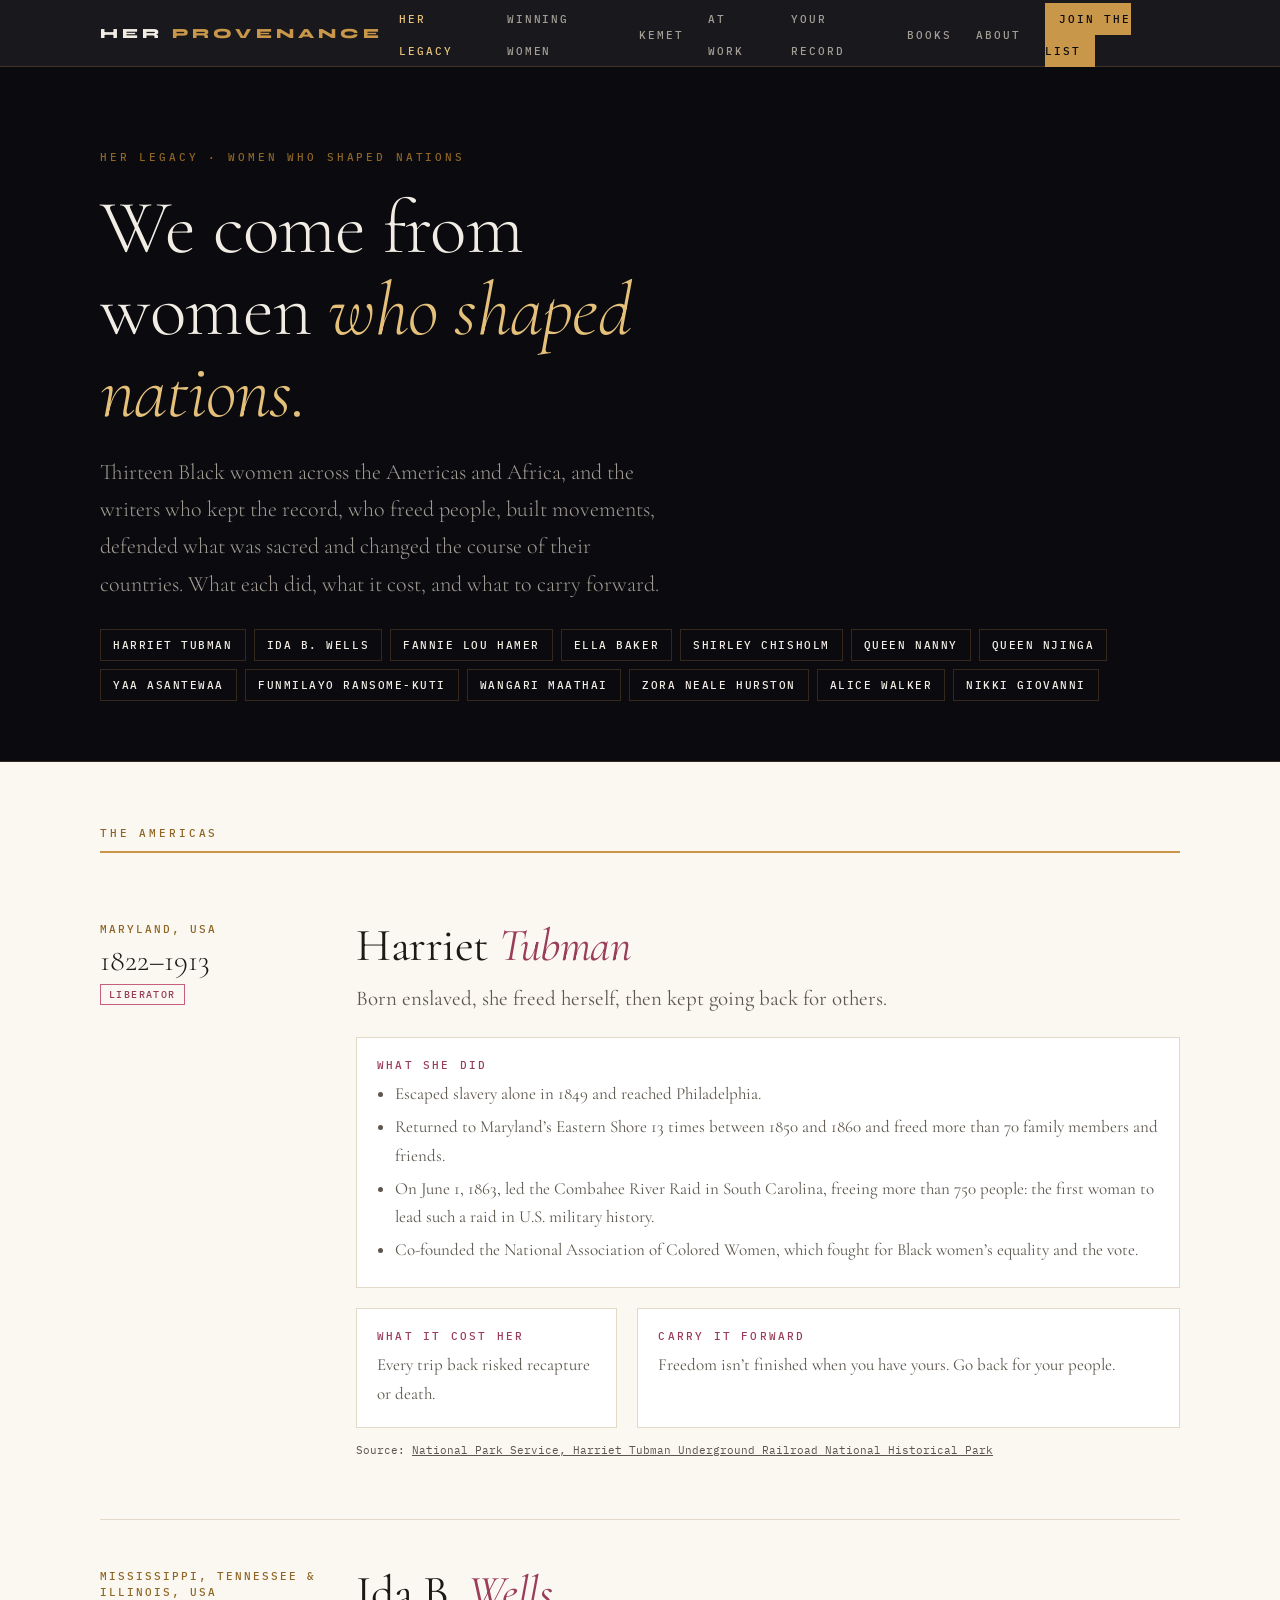
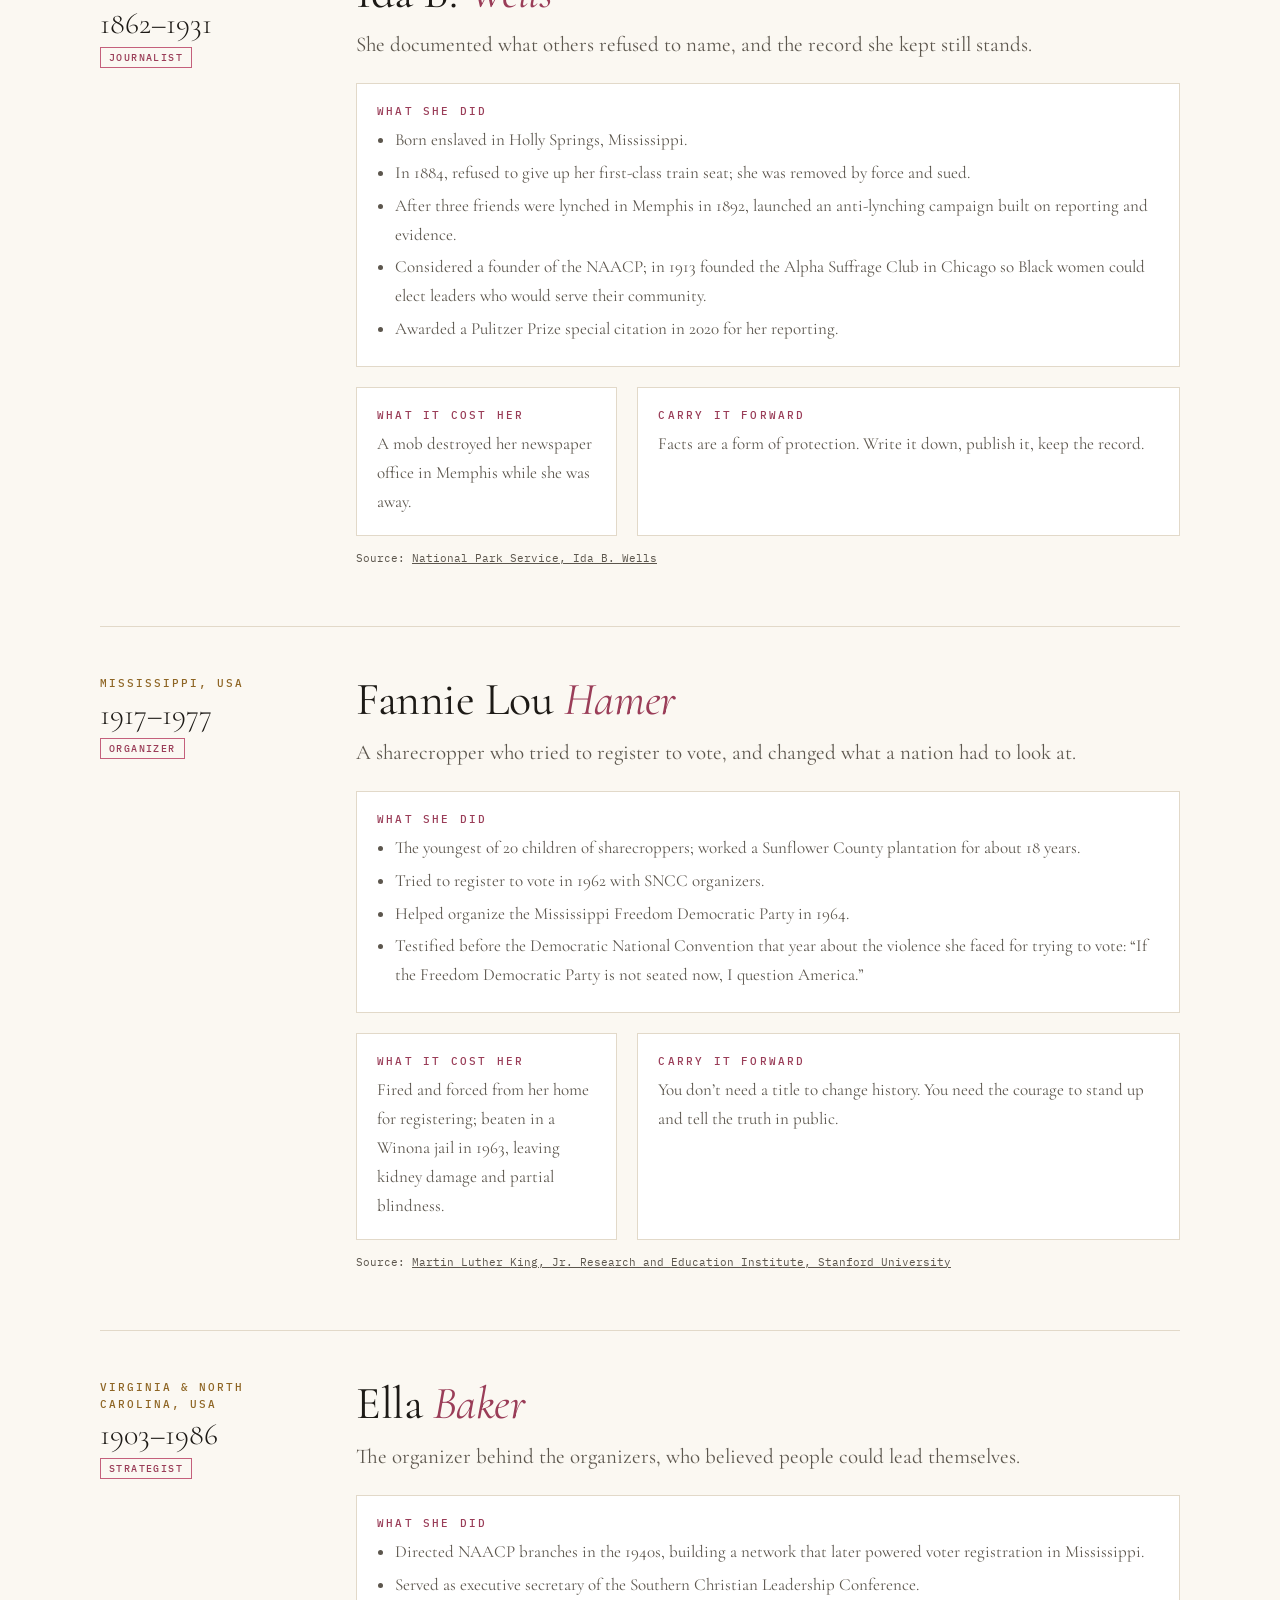
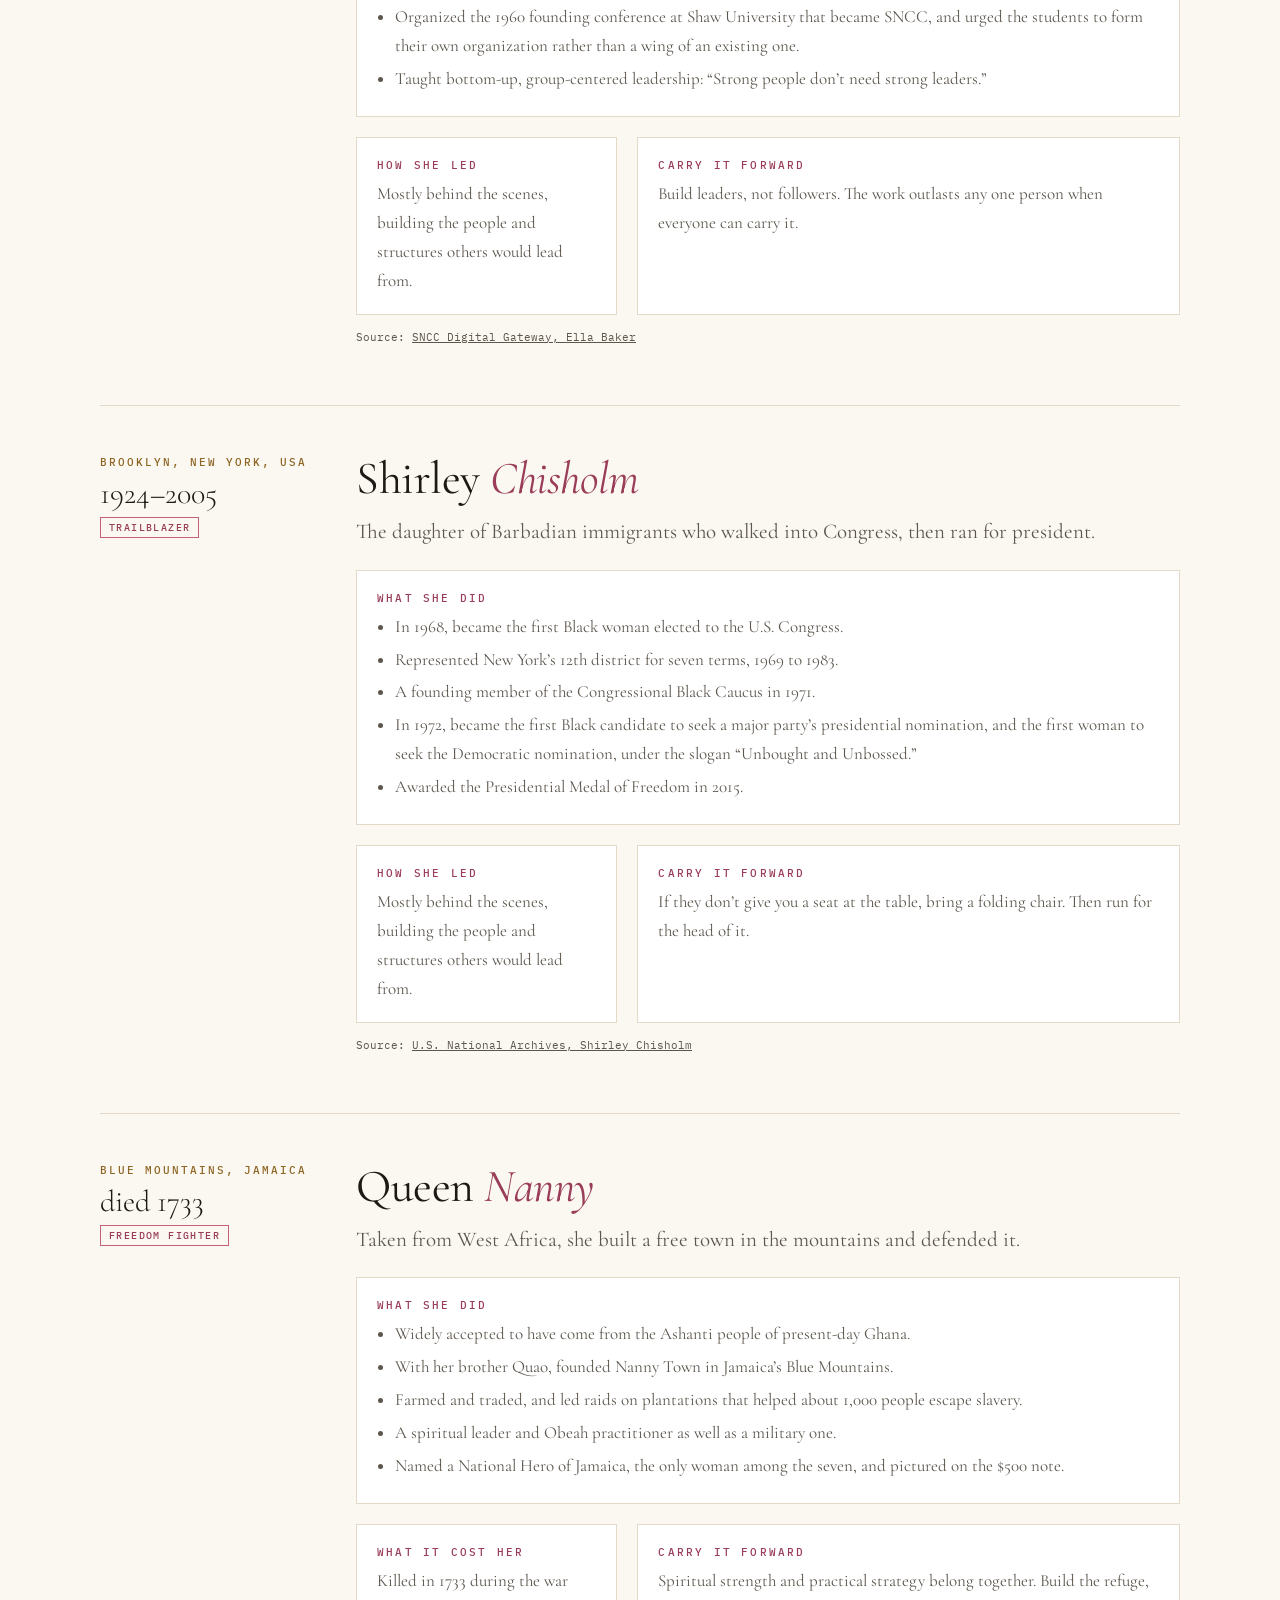
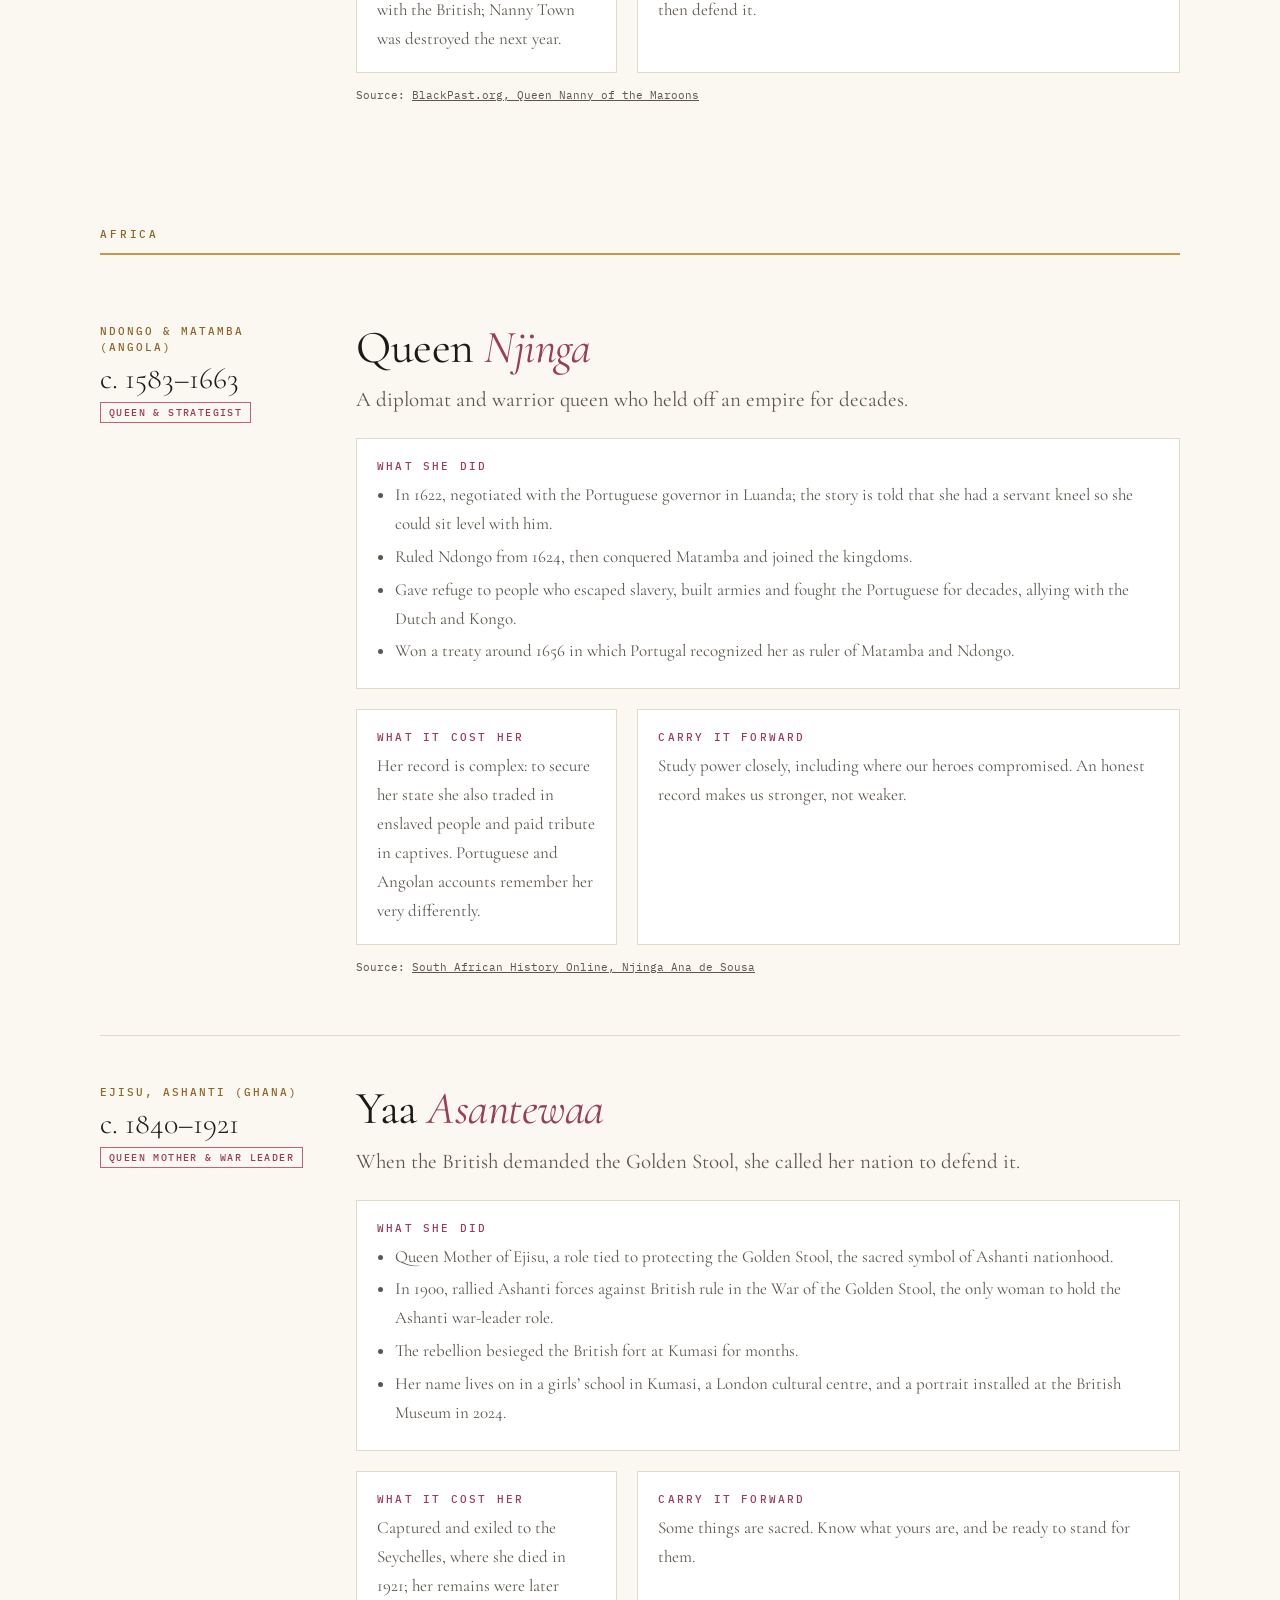
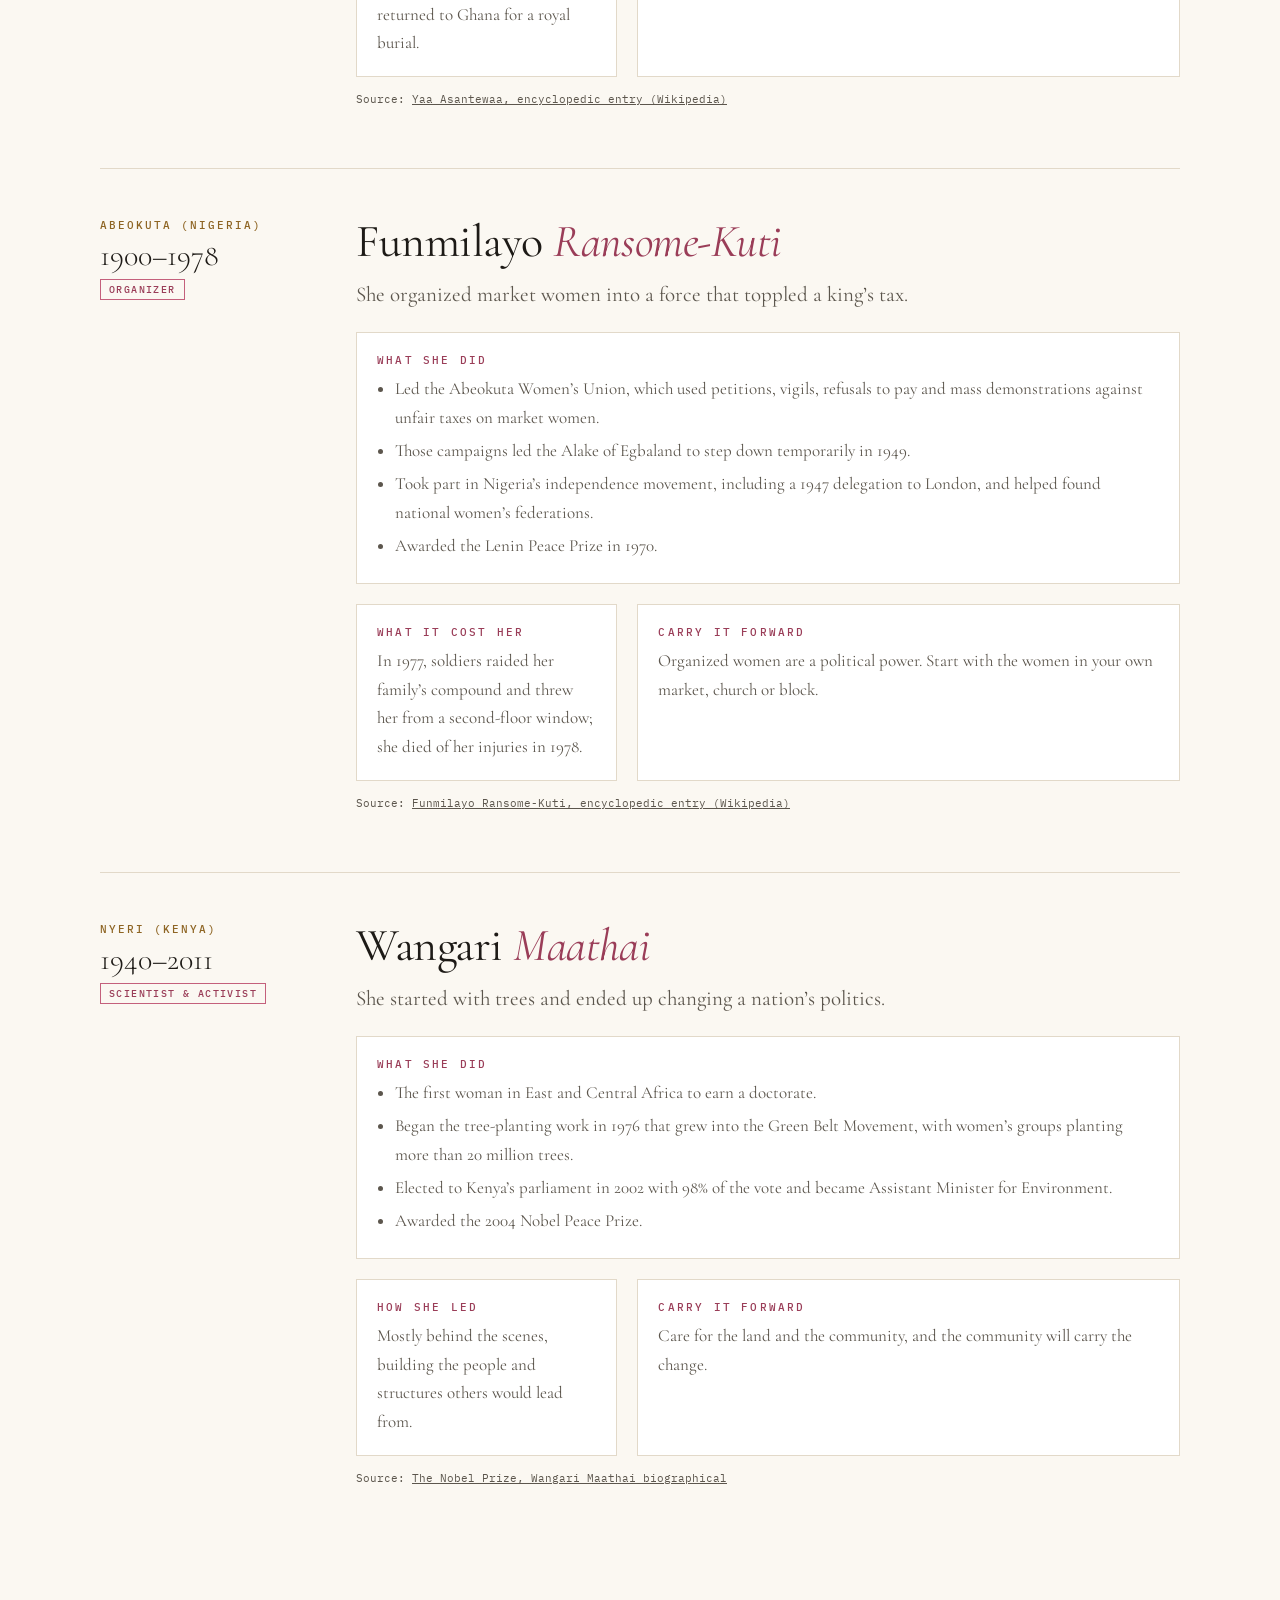
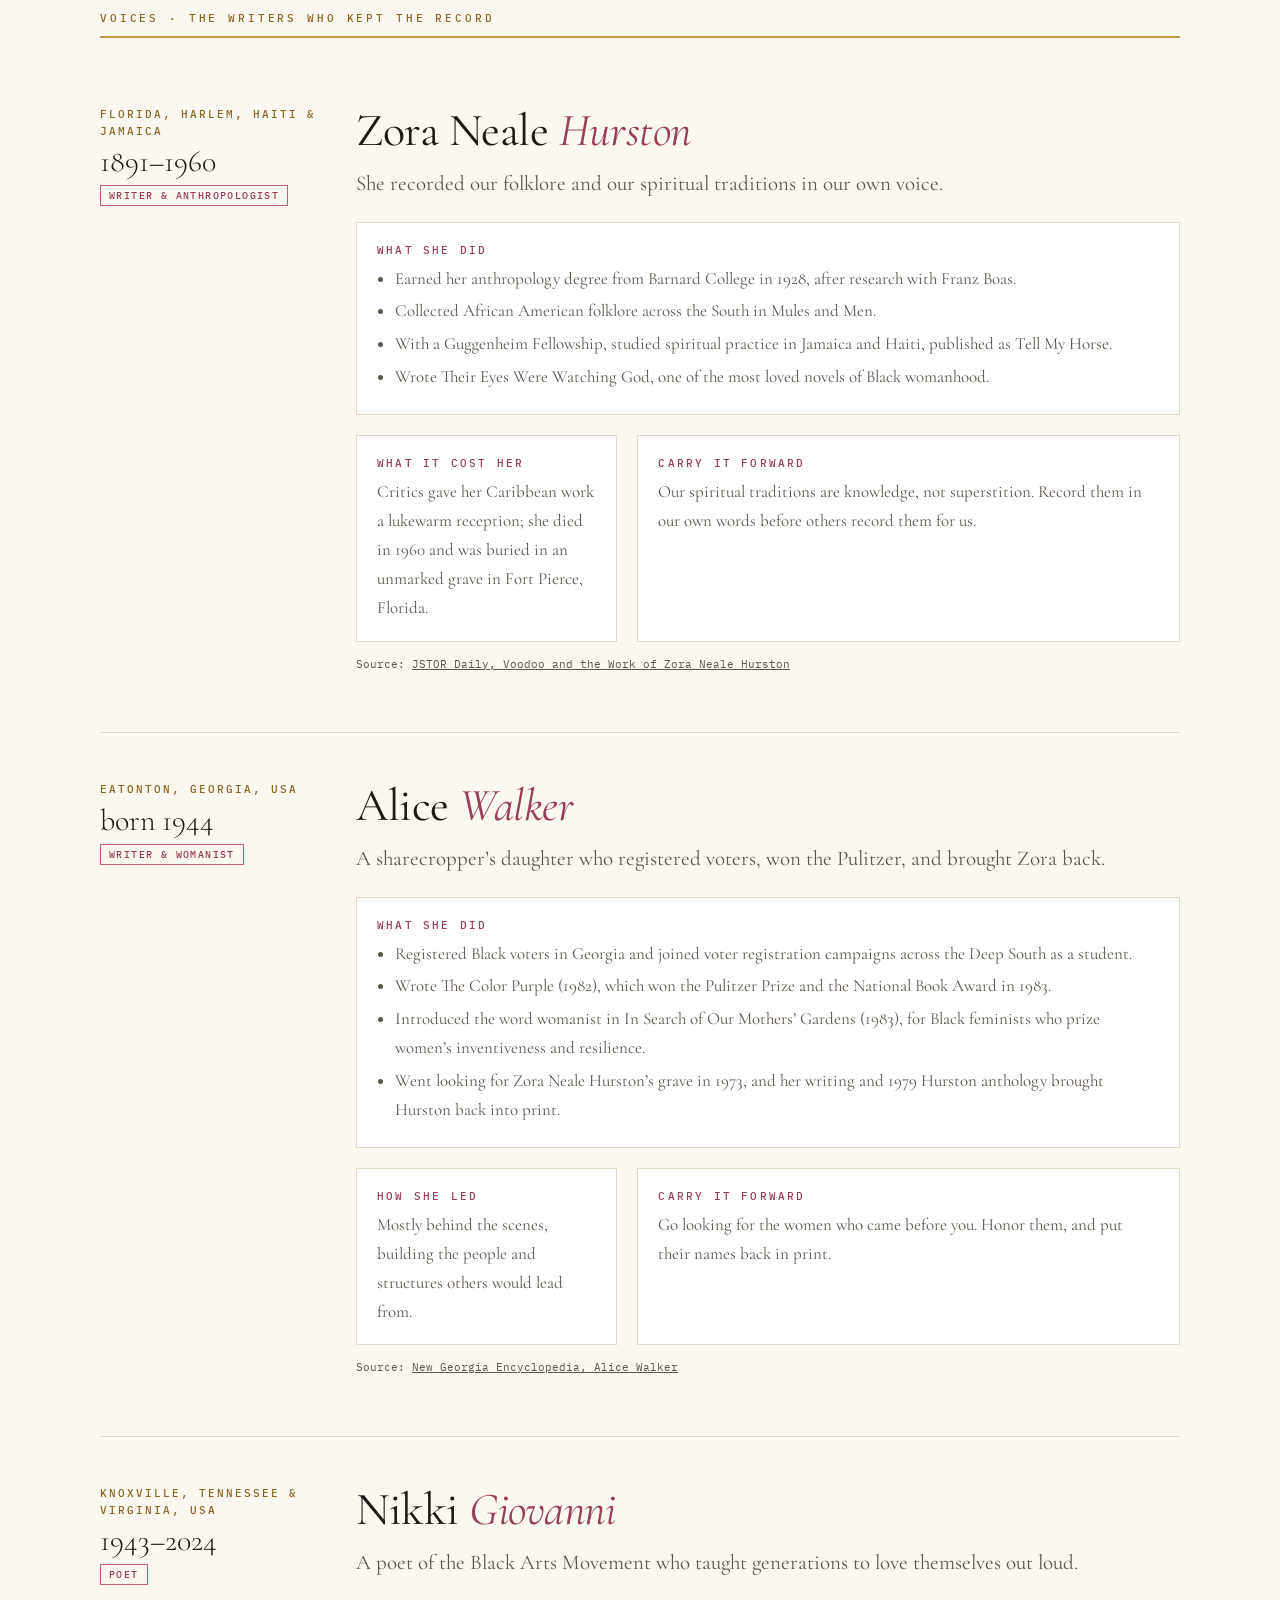
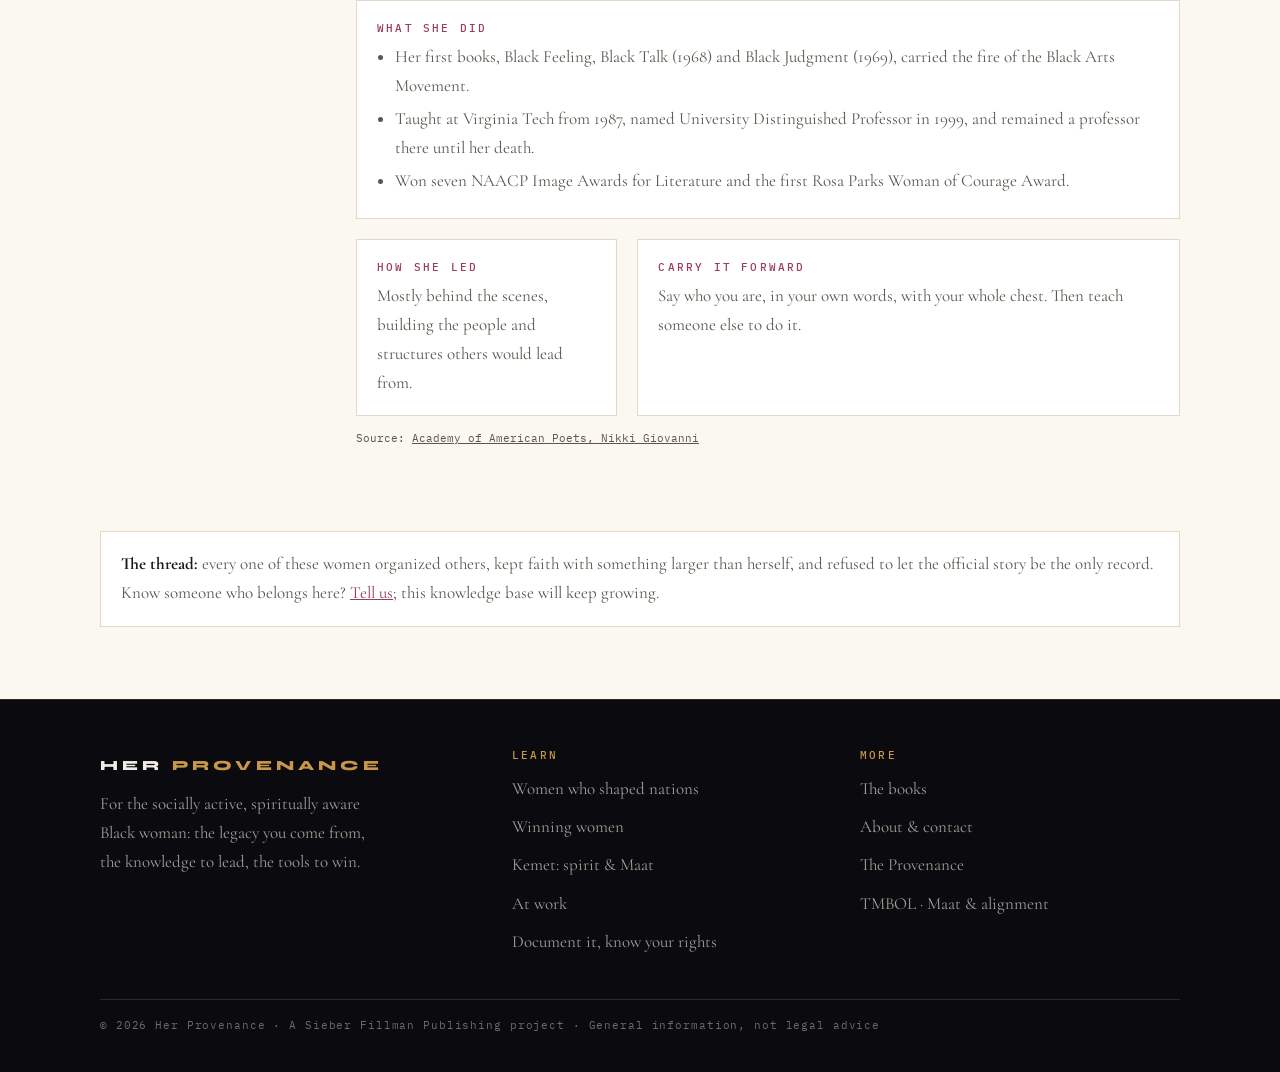
<file: legacy/index.html>
<!doctype html>
<html lang="en">
<head>
<meta charset="utf-8">
<meta name="viewport" content="width=device-width,initial-scale=1">
<title>Women who shaped nations — Her Provenance</title>
<meta name="description" content="Harriet Tubman, Ida B. Wells, Fannie Lou Hamer, Ella Baker, Shirley Chisholm, Queen Nanny, Queen Njinga, Yaa Asantewaa, Funmilayo Ransome-Kuti, Wangari Maathai, Zora Neale Hurston, Alice Walker and Nikki Giovanni: what they did, what it cost, and what to carry forward.">
<link rel="canonical" href="https://www.herprovenance.com/legacy/">
<meta property="og:type" content="website">
<meta property="og:title" content="Women who shaped nations — Her Provenance">
<meta property="og:description" content="Harriet Tubman, Ida B. Wells, Fannie Lou Hamer, Ella Baker, Shirley Chisholm, Queen Nanny, Queen Njinga, Yaa Asantewaa, Funmilayo Ransome-Kuti, Wangari Maathai, Zora Neale Hurston, Alice Walker and Nikki Giovanni: what they did, what it cost, and what to carry forward.">
<meta property="og:url" content="https://www.herprovenance.com/legacy/">
<meta name="theme-color" content="#0A0A0F">
<link rel="icon" href="/favicon.ico">
<link rel="apple-touch-icon" href="/apple-touch-icon.png">
<link rel="preconnect" href="https://fonts.googleapis.com">
<link rel="preconnect" href="https://fonts.gstatic.com" crossorigin>
<link href="https://fonts.googleapis.com/css2?family=Cormorant+Garamond:ital,wght@0,300;0,400;0,600;1,300;1,400&family=Syne:wght@600;700;800&family=IBM+Plex+Mono:wght@400;500&display=swap" rel="stylesheet">
<link rel="stylesheet" href="/assets/site.css">
</head>
<body>
<a class="skip" href="#main">Skip to content</a>
<nav class="nav" aria-label="Main">
  <div class="wrap">
    <a class="logo" href="/">Her <span>Provenance</span></a>
    <button class="menu" type="button" aria-expanded="false" aria-controls="menu">Menu</button>
    <ul id="menu"><li><a href="/legacy/" aria-current="page">Her legacy</a></li><li><a href="/winning-women/">Winning women</a></li><li><a href="/kemet/">Kemet</a></li><li><a href="/at-work/">At work</a></li><li><a href="/your-record/">Your record</a></li><li><a href="/books/">Books</a></li><li><a href="/about/">About</a></li><li><a class="cta" href="/your-record/#join">Join the list</a></li></ul>
  </div>
</nav>
<main id="main">

<header class="page-hero"><div class="wrap">
  <span class="label">Her legacy &middot; Women who shaped nations</span>
  <h1>We come from women <em>who shaped nations.</em></h1>
  <p>Thirteen Black women across the Americas and Africa, and the writers who kept the record, who freed people, built movements, defended what was sacred and changed the course of their countries. What each did, what it cost, and what to carry forward.</p>
  <div class="region-nav"><a href="#harriet-tubman">Harriet Tubman</a><a href="#ida-b-wells">Ida B. Wells</a><a href="#fannie-lou-hamer">Fannie Lou Hamer</a><a href="#ella-baker">Ella Baker</a><a href="#shirley-chisholm">Shirley Chisholm</a><a href="#queen-nanny">Queen Nanny</a><a href="#queen-njinga">Queen Njinga</a><a href="#yaa-asantewaa">Yaa Asantewaa</a><a href="#funmilayo-ransome-kuti">Funmilayo Ransome-Kuti</a><a href="#wangari-maathai">Wangari Maathai</a><a href="#zora-neale-hurston">Zora Neale Hurston</a><a href="#alice-walker">Alice Walker</a><a href="#nikki-giovanni">Nikki Giovanni</a></div>
</div></header>
<div class="wrap">
  <section class="region"><span class="label">The Americas</span><div class="profiles"><article class="profile" id="harriet-tubman">
  <div class="meta"><span class="place">Maryland, USA</span><span class="years">1822–1913</span><span class="tag">Liberator</span></div>
  <div>
    <h2>Harriet <em>Tubman</em></h2>
    <p class="lede">Born enslaved, she freed herself, then kept going back for others.</p>
    <div class="cols">
      <div class="col" style="grid-column:span 3"><h3>What she did</h3><ul><li>Escaped slavery alone in 1849 and reached Philadelphia.</li><li>Returned to Maryland’s Eastern Shore 13 times between 1850 and 1860 and freed more than 70 family members and friends.</li><li>On June 1, 1863, led the Combahee River Raid in South Carolina, freeing more than 750 people: the first woman to lead such a raid in U.S. military history.</li><li>Co-founded the National Association of Colored Women, which fought for Black women’s equality and the vote.</li></ul></div>
      <div class="col"><h3>What it cost her</h3><p>Every trip back risked recapture or death.</p></div>
      <div class="col" style="grid-column:span 2"><h3>Carry it forward</h3><p>Freedom isn’t finished when you have yours. Go back for your people.</p></div>
    </div>
    <p class="src">Source: <a href="https://www.nps.gov/hatu/learn/historyculture/htubman.htm" target="_blank" rel="noopener">National Park Service, Harriet Tubman Underground Railroad National Historical Park</a></p>
  </div>
</article><article class="profile" id="ida-b-wells">
  <div class="meta"><span class="place">Mississippi, Tennessee &amp; Illinois, USA</span><span class="years">1862–1931</span><span class="tag">Journalist</span></div>
  <div>
    <h2>Ida B. <em>Wells</em></h2>
    <p class="lede">She documented what others refused to name, and the record she kept still stands.</p>
    <div class="cols">
      <div class="col" style="grid-column:span 3"><h3>What she did</h3><ul><li>Born enslaved in Holly Springs, Mississippi.</li><li>In 1884, refused to give up her first-class train seat; she was removed by force and sued.</li><li>After three friends were lynched in Memphis in 1892, launched an anti-lynching campaign built on reporting and evidence.</li><li>Considered a founder of the NAACP; in 1913 founded the Alpha Suffrage Club in Chicago so Black women could elect leaders who would serve their community.</li><li>Awarded a Pulitzer Prize special citation in 2020 for her reporting.</li></ul></div>
      <div class="col"><h3>What it cost her</h3><p>A mob destroyed her newspaper office in Memphis while she was away.</p></div>
      <div class="col" style="grid-column:span 2"><h3>Carry it forward</h3><p>Facts are a form of protection. Write it down, publish it, keep the record.</p></div>
    </div>
    <p class="src">Source: <a href="https://www.nps.gov/people/idabwells.htm" target="_blank" rel="noopener">National Park Service, Ida B. Wells</a></p>
  </div>
</article><article class="profile" id="fannie-lou-hamer">
  <div class="meta"><span class="place">Mississippi, USA</span><span class="years">1917–1977</span><span class="tag">Organizer</span></div>
  <div>
    <h2>Fannie Lou <em>Hamer</em></h2>
    <p class="lede">A sharecropper who tried to register to vote, and changed what a nation had to look at.</p>
    <div class="cols">
      <div class="col" style="grid-column:span 3"><h3>What she did</h3><ul><li>The youngest of 20 children of sharecroppers; worked a Sunflower County plantation for about 18 years.</li><li>Tried to register to vote in 1962 with SNCC organizers.</li><li>Helped organize the Mississippi Freedom Democratic Party in 1964.</li><li>Testified before the Democratic National Convention that year about the violence she faced for trying to vote: “If the Freedom Democratic Party is not seated now, I question America.”</li></ul></div>
      <div class="col"><h3>What it cost her</h3><p>Fired and forced from her home for registering; beaten in a Winona jail in 1963, leaving kidney damage and partial blindness.</p></div>
      <div class="col" style="grid-column:span 2"><h3>Carry it forward</h3><p>You don’t need a title to change history. You need the courage to stand up and tell the truth in public.</p></div>
    </div>
    <p class="src">Source: <a href="https://kinginstitute.stanford.edu/hamer-fannie-lou" target="_blank" rel="noopener">Martin Luther King, Jr. Research and Education Institute, Stanford University</a></p>
  </div>
</article><article class="profile" id="ella-baker">
  <div class="meta"><span class="place">Virginia &amp; North Carolina, USA</span><span class="years">1903–1986</span><span class="tag">Strategist</span></div>
  <div>
    <h2>Ella <em>Baker</em></h2>
    <p class="lede">The organizer behind the organizers, who believed people could lead themselves.</p>
    <div class="cols">
      <div class="col" style="grid-column:span 3"><h3>What she did</h3><ul><li>Directed NAACP branches in the 1940s, building a network that later powered voter registration in Mississippi.</li><li>Served as executive secretary of the Southern Christian Leadership Conference.</li><li>Organized the 1960 founding conference at Shaw University that became SNCC, and urged the students to form their own organization rather than a wing of an existing one.</li><li>Taught bottom-up, group-centered leadership: “Strong people don’t need strong leaders.”</li></ul></div>
      <div class="col"><h3>How she led</h3><p>Mostly behind the scenes, building the people and structures others would lead from.</p></div>
      <div class="col" style="grid-column:span 2"><h3>Carry it forward</h3><p>Build leaders, not followers. The work outlasts any one person when everyone can carry it.</p></div>
    </div>
    <p class="src">Source: <a href="https://snccdigital.org/people/ella-baker/" target="_blank" rel="noopener">SNCC Digital Gateway, Ella Baker</a></p>
  </div>
</article><article class="profile" id="shirley-chisholm">
  <div class="meta"><span class="place">Brooklyn, New York, USA</span><span class="years">1924–2005</span><span class="tag">Trailblazer</span></div>
  <div>
    <h2>Shirley <em>Chisholm</em></h2>
    <p class="lede">The daughter of Barbadian immigrants who walked into Congress, then ran for president.</p>
    <div class="cols">
      <div class="col" style="grid-column:span 3"><h3>What she did</h3><ul><li>In 1968, became the first Black woman elected to the U.S. Congress.</li><li>Represented New York’s 12th district for seven terms, 1969 to 1983.</li><li>A founding member of the Congressional Black Caucus in 1971.</li><li>In 1972, became the first Black candidate to seek a major party’s presidential nomination, and the first woman to seek the Democratic nomination, under the slogan “Unbought and Unbossed.”</li><li>Awarded the Presidential Medal of Freedom in 2015.</li></ul></div>
      <div class="col"><h3>How she led</h3><p>Mostly behind the scenes, building the people and structures others would lead from.</p></div>
      <div class="col" style="grid-column:span 2"><h3>Carry it forward</h3><p>If they don’t give you a seat at the table, bring a folding chair. Then run for the head of it.</p></div>
    </div>
    <p class="src">Source: <a href="https://www.archives.gov/research/african-americans/individuals/shirley-chisholm" target="_blank" rel="noopener">U.S. National Archives, Shirley Chisholm</a></p>
  </div>
</article><article class="profile" id="queen-nanny">
  <div class="meta"><span class="place">Blue Mountains, Jamaica</span><span class="years">died 1733</span><span class="tag">Freedom fighter</span></div>
  <div>
    <h2>Queen <em>Nanny</em></h2>
    <p class="lede">Taken from West Africa, she built a free town in the mountains and defended it.</p>
    <div class="cols">
      <div class="col" style="grid-column:span 3"><h3>What she did</h3><ul><li>Widely accepted to have come from the Ashanti people of present-day Ghana.</li><li>With her brother Quao, founded Nanny Town in Jamaica’s Blue Mountains.</li><li>Farmed and traded, and led raids on plantations that helped about 1,000 people escape slavery.</li><li>A spiritual leader and Obeah practitioner as well as a military one.</li><li>Named a National Hero of Jamaica, the only woman among the seven, and pictured on the $500 note.</li></ul></div>
      <div class="col"><h3>What it cost her</h3><p>Killed in 1733 during the war with the British; Nanny Town was destroyed the next year.</p></div>
      <div class="col" style="grid-column:span 2"><h3>Carry it forward</h3><p>Spiritual strength and practical strategy belong together. Build the refuge, then defend it.</p></div>
    </div>
    <p class="src">Source: <a href="https://new.blackpast.org/?p=33367" target="_blank" rel="noopener">BlackPast.org, Queen Nanny of the Maroons</a></p>
  </div>
</article></div></section>
  <section class="region"><span class="label">Africa</span><div class="profiles"><article class="profile" id="queen-njinga">
  <div class="meta"><span class="place">Ndongo &amp; Matamba (Angola)</span><span class="years">c. 1583–1663</span><span class="tag">Queen &amp; strategist</span></div>
  <div>
    <h2>Queen <em>Njinga</em></h2>
    <p class="lede">A diplomat and warrior queen who held off an empire for decades.</p>
    <div class="cols">
      <div class="col" style="grid-column:span 3"><h3>What she did</h3><ul><li>In 1622, negotiated with the Portuguese governor in Luanda; the story is told that she had a servant kneel so she could sit level with him.</li><li>Ruled Ndongo from 1624, then conquered Matamba and joined the kingdoms.</li><li>Gave refuge to people who escaped slavery, built armies and fought the Portuguese for decades, allying with the Dutch and Kongo.</li><li>Won a treaty around 1656 in which Portugal recognized her as ruler of Matamba and Ndongo.</li></ul></div>
      <div class="col"><h3>What it cost her</h3><p>Her record is complex: to secure her state she also traded in enslaved people and paid tribute in captives. Portuguese and Angolan accounts remember her very differently.</p></div>
      <div class="col" style="grid-column:span 2"><h3>Carry it forward</h3><p>Study power closely, including where our heroes compromised. An honest record makes us stronger, not weaker.</p></div>
    </div>
    <p class="src">Source: <a href="https://sahistory.org.za/people/njinga-ana-de-sousa" target="_blank" rel="noopener">South African History Online, Njinga Ana de Sousa</a></p>
  </div>
</article><article class="profile" id="yaa-asantewaa">
  <div class="meta"><span class="place">Ejisu, Ashanti (Ghana)</span><span class="years">c. 1840–1921</span><span class="tag">Queen mother &amp; war leader</span></div>
  <div>
    <h2>Yaa <em>Asantewaa</em></h2>
    <p class="lede">When the British demanded the Golden Stool, she called her nation to defend it.</p>
    <div class="cols">
      <div class="col" style="grid-column:span 3"><h3>What she did</h3><ul><li>Queen Mother of Ejisu, a role tied to protecting the Golden Stool, the sacred symbol of Ashanti nationhood.</li><li>In 1900, rallied Ashanti forces against British rule in the War of the Golden Stool, the only woman to hold the Ashanti war-leader role.</li><li>The rebellion besieged the British fort at Kumasi for months.</li><li>Her name lives on in a girls’ school in Kumasi, a London cultural centre, and a portrait installed at the British Museum in 2024.</li></ul></div>
      <div class="col"><h3>What it cost her</h3><p>Captured and exiled to the Seychelles, where she died in 1921; her remains were later returned to Ghana for a royal burial.</p></div>
      <div class="col" style="grid-column:span 2"><h3>Carry it forward</h3><p>Some things are sacred. Know what yours are, and be ready to stand for them.</p></div>
    </div>
    <p class="src">Source: <a href="https://en.wikipedia.org/wiki/Yaa_Asantewaa" target="_blank" rel="noopener">Yaa Asantewaa, encyclopedic entry (Wikipedia)</a></p>
  </div>
</article><article class="profile" id="funmilayo-ransome-kuti">
  <div class="meta"><span class="place">Abeokuta (Nigeria)</span><span class="years">1900–1978</span><span class="tag">Organizer</span></div>
  <div>
    <h2>Funmilayo <em>Ransome-Kuti</em></h2>
    <p class="lede">She organized market women into a force that toppled a king’s tax.</p>
    <div class="cols">
      <div class="col" style="grid-column:span 3"><h3>What she did</h3><ul><li>Led the Abeokuta Women’s Union, which used petitions, vigils, refusals to pay and mass demonstrations against unfair taxes on market women.</li><li>Those campaigns led the Alake of Egbaland to step down temporarily in 1949.</li><li>Took part in Nigeria’s independence movement, including a 1947 delegation to London, and helped found national women’s federations.</li><li>Awarded the Lenin Peace Prize in 1970.</li></ul></div>
      <div class="col"><h3>What it cost her</h3><p>In 1977, soldiers raided her family’s compound and threw her from a second-floor window; she died of her injuries in 1978.</p></div>
      <div class="col" style="grid-column:span 2"><h3>Carry it forward</h3><p>Organized women are a political power. Start with the women in your own market, church or block.</p></div>
    </div>
    <p class="src">Source: <a href="https://en.wikipedia.org/wiki/Funmilayo_Ransome-Kuti" target="_blank" rel="noopener">Funmilayo Ransome-Kuti, encyclopedic entry (Wikipedia)</a></p>
  </div>
</article><article class="profile" id="wangari-maathai">
  <div class="meta"><span class="place">Nyeri (Kenya)</span><span class="years">1940–2011</span><span class="tag">Scientist &amp; activist</span></div>
  <div>
    <h2>Wangari <em>Maathai</em></h2>
    <p class="lede">She started with trees and ended up changing a nation’s politics.</p>
    <div class="cols">
      <div class="col" style="grid-column:span 3"><h3>What she did</h3><ul><li>The first woman in East and Central Africa to earn a doctorate.</li><li>Began the tree-planting work in 1976 that grew into the Green Belt Movement, with women’s groups planting more than 20 million trees.</li><li>Elected to Kenya’s parliament in 2002 with 98% of the vote and became Assistant Minister for Environment.</li><li>Awarded the 2004 Nobel Peace Prize.</li></ul></div>
      <div class="col"><h3>How she led</h3><p>Mostly behind the scenes, building the people and structures others would lead from.</p></div>
      <div class="col" style="grid-column:span 2"><h3>Carry it forward</h3><p>Care for the land and the community, and the community will carry the change.</p></div>
    </div>
    <p class="src">Source: <a href="https://www.nobelprize.org/prizes/peace/2004/maathai/biographical/" target="_blank" rel="noopener">The Nobel Prize, Wangari Maathai biographical</a></p>
  </div>
</article></div></section>
  <section class="region"><span class="label">Voices &middot; the writers who kept the record</span><div class="profiles"><article class="profile" id="zora-neale-hurston">
  <div class="meta"><span class="place">Florida, Harlem, Haiti &amp; Jamaica</span><span class="years">1891–1960</span><span class="tag">Writer &amp; anthropologist</span></div>
  <div>
    <h2>Zora Neale <em>Hurston</em></h2>
    <p class="lede">She recorded our folklore and our spiritual traditions in our own voice.</p>
    <div class="cols">
      <div class="col" style="grid-column:span 3"><h3>What she did</h3><ul><li>Earned her anthropology degree from Barnard College in 1928, after research with Franz Boas.</li><li>Collected African American folklore across the South in Mules and Men.</li><li>With a Guggenheim Fellowship, studied spiritual practice in Jamaica and Haiti, published as Tell My Horse.</li><li>Wrote Their Eyes Were Watching God, one of the most loved novels of Black womanhood.</li></ul></div>
      <div class="col"><h3>What it cost her</h3><p>Critics gave her Caribbean work a lukewarm reception; she died in 1960 and was buried in an unmarked grave in Fort Pierce, Florida.</p></div>
      <div class="col" style="grid-column:span 2"><h3>Carry it forward</h3><p>Our spiritual traditions are knowledge, not superstition. Record them in our own words before others record them for us.</p></div>
    </div>
    <p class="src">Source: <a href="https://daily.jstor.org/voodoo-and-the-work-of-zora-neale-hurston/" target="_blank" rel="noopener">JSTOR Daily, Voodoo and the Work of Zora Neale Hurston</a></p>
  </div>
</article><article class="profile" id="alice-walker">
  <div class="meta"><span class="place">Eatonton, Georgia, USA</span><span class="years">born 1944</span><span class="tag">Writer &amp; womanist</span></div>
  <div>
    <h2>Alice <em>Walker</em></h2>
    <p class="lede">A sharecropper’s daughter who registered voters, won the Pulitzer, and brought Zora back.</p>
    <div class="cols">
      <div class="col" style="grid-column:span 3"><h3>What she did</h3><ul><li>Registered Black voters in Georgia and joined voter registration campaigns across the Deep South as a student.</li><li>Wrote The Color Purple (1982), which won the Pulitzer Prize and the National Book Award in 1983.</li><li>Introduced the word womanist in In Search of Our Mothers’ Gardens (1983), for Black feminists who prize women’s inventiveness and resilience.</li><li>Went looking for Zora Neale Hurston’s grave in 1973, and her writing and 1979 Hurston anthology brought Hurston back into print.</li></ul></div>
      <div class="col"><h3>How she led</h3><p>Mostly behind the scenes, building the people and structures others would lead from.</p></div>
      <div class="col" style="grid-column:span 2"><h3>Carry it forward</h3><p>Go looking for the women who came before you. Honor them, and put their names back in print.</p></div>
    </div>
    <p class="src">Source: <a href="https://www.georgiaencyclopedia.org/articles/arts-culture/alice-walker-b-1944" target="_blank" rel="noopener">New Georgia Encyclopedia, Alice Walker</a></p>
  </div>
</article><article class="profile" id="nikki-giovanni">
  <div class="meta"><span class="place">Knoxville, Tennessee &amp; Virginia, USA</span><span class="years">1943–2024</span><span class="tag">Poet</span></div>
  <div>
    <h2>Nikki <em>Giovanni</em></h2>
    <p class="lede">A poet of the Black Arts Movement who taught generations to love themselves out loud.</p>
    <div class="cols">
      <div class="col" style="grid-column:span 3"><h3>What she did</h3><ul><li>Her first books, Black Feeling, Black Talk (1968) and Black Judgment (1969), carried the fire of the Black Arts Movement.</li><li>Taught at Virginia Tech from 1987, named University Distinguished Professor in 1999, and remained a professor there until her death.</li><li>Won seven NAACP Image Awards for Literature and the first Rosa Parks Woman of Courage Award.</li></ul></div>
      <div class="col"><h3>How she led</h3><p>Mostly behind the scenes, building the people and structures others would lead from.</p></div>
      <div class="col" style="grid-column:span 2"><h3>Carry it forward</h3><p>Say who you are, in your own words, with your whole chest. Then teach someone else to do it.</p></div>
    </div>
    <p class="src">Source: <a href="https://poets.org/poet/nikki-giovanni" target="_blank" rel="noopener">Academy of American Poets, Nikki Giovanni</a></p>
  </div>
</article></div></section>
  <div class="note" style="margin:24px 0 72px"><b>The thread:</b> every one of these women organized others, kept faith with something larger than herself, and refused to let the official story be the only record. Know someone who belongs here? <a href="/about/#contact">Tell us</a>; this knowledge base will keep growing.</div>
</div>

</main>
<footer>
  <div class="wrap">
    <div><a class="logo" href="/">Her <span>Provenance</span></a>
      <p>For the socially active, spiritually aware Black woman: the legacy you come from, the knowledge to lead, the tools to win.</p></div>
    <div><h4>Learn</h4><ul><li><a href="/legacy/">Women who shaped nations</a></li><li><a href="/winning-women/">Winning women</a></li><li><a href="/kemet/">Kemet: spirit &amp; Maat</a></li><li><a href="/at-work/">At work</a></li><li><a href="/your-record/">Document it, know your rights</a></li></ul></div>
    <div><h4>More</h4><ul><li><a href="/books/">The books</a></li><li><a href="/about/">About &amp; contact</a></li><li><a href="https://www.sieberfillmanpublishing.com/the-provenance/">The Provenance</a></li><li><a href="https://www.tmbol.org/">TMBOL &middot; Maat &amp; alignment</a></li></ul></div>
    <div class="copy">&copy; <span class="yr">2026</span> Her Provenance &middot; A Sieber Fillman Publishing project &middot; General information, not legal advice</div>
  </div>
</footer>
<script src="/assets/site.js" defer></script>
</body>
</html>
</file>
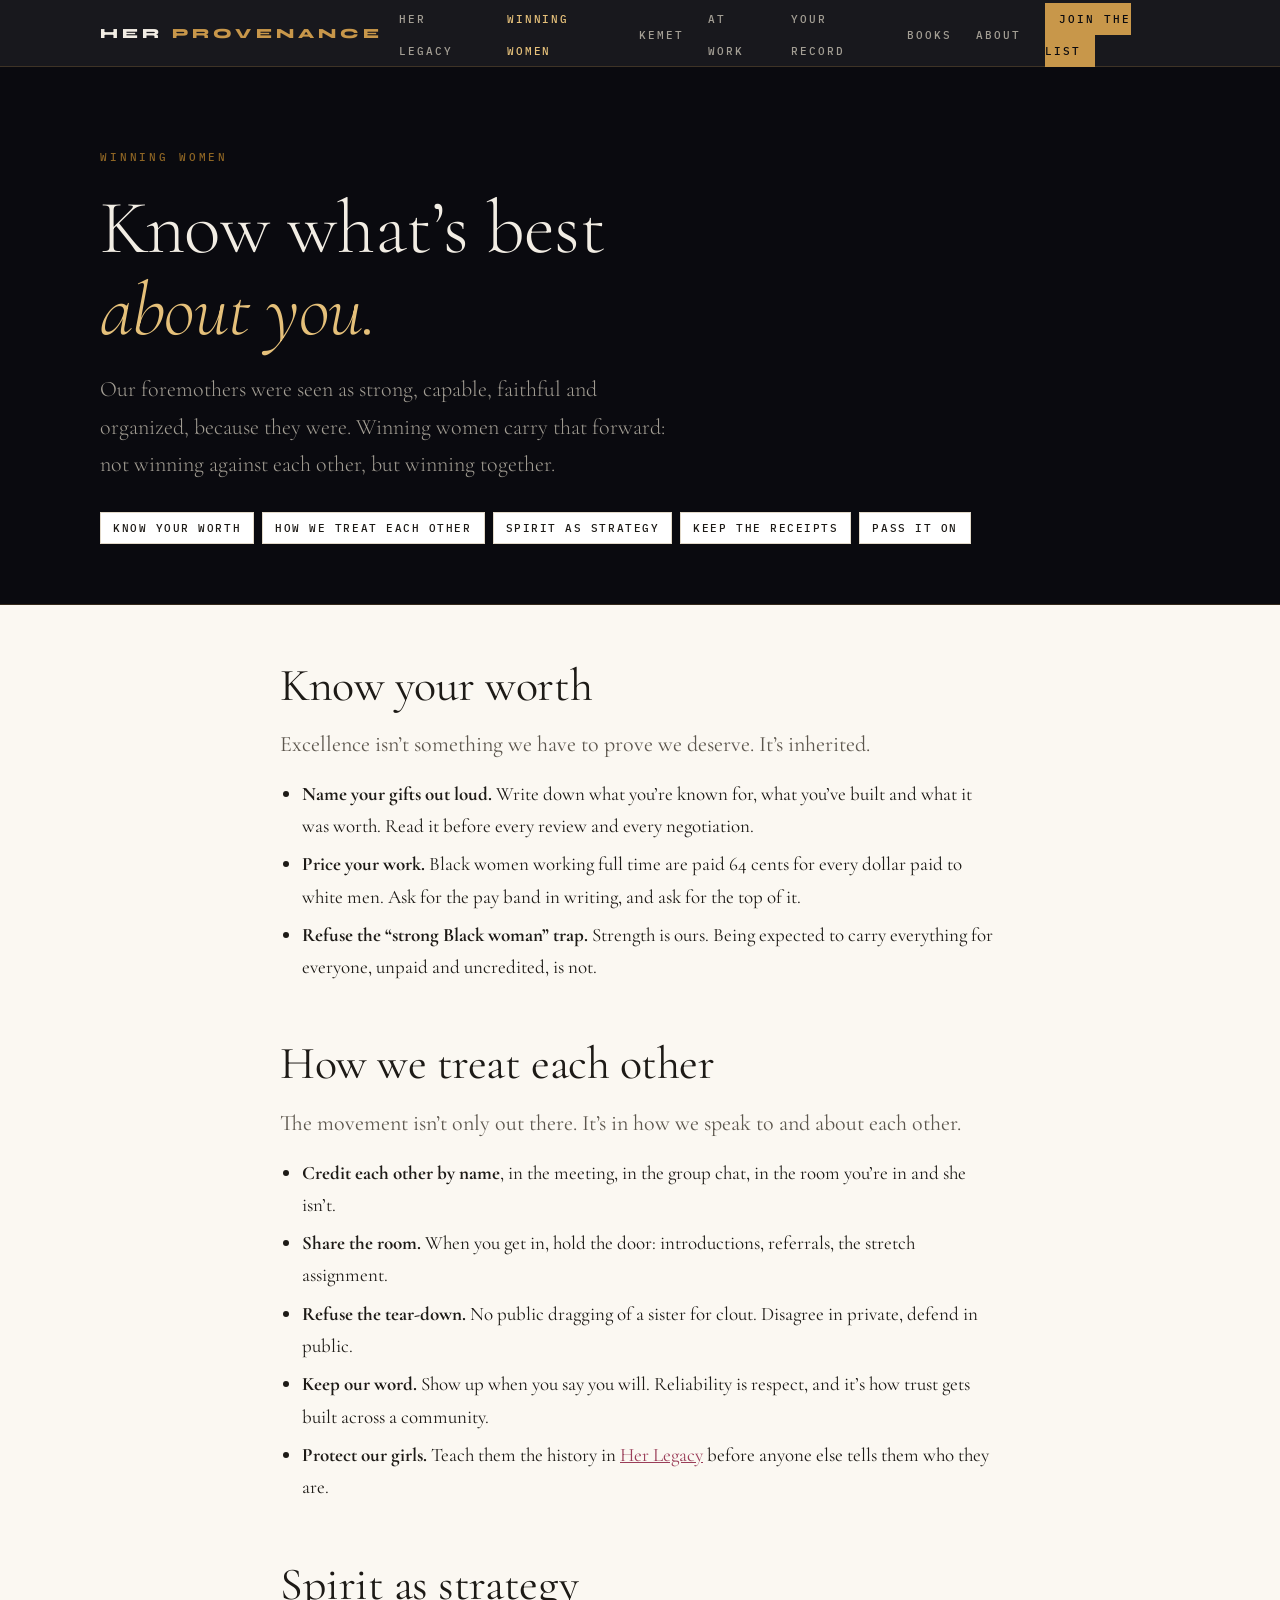
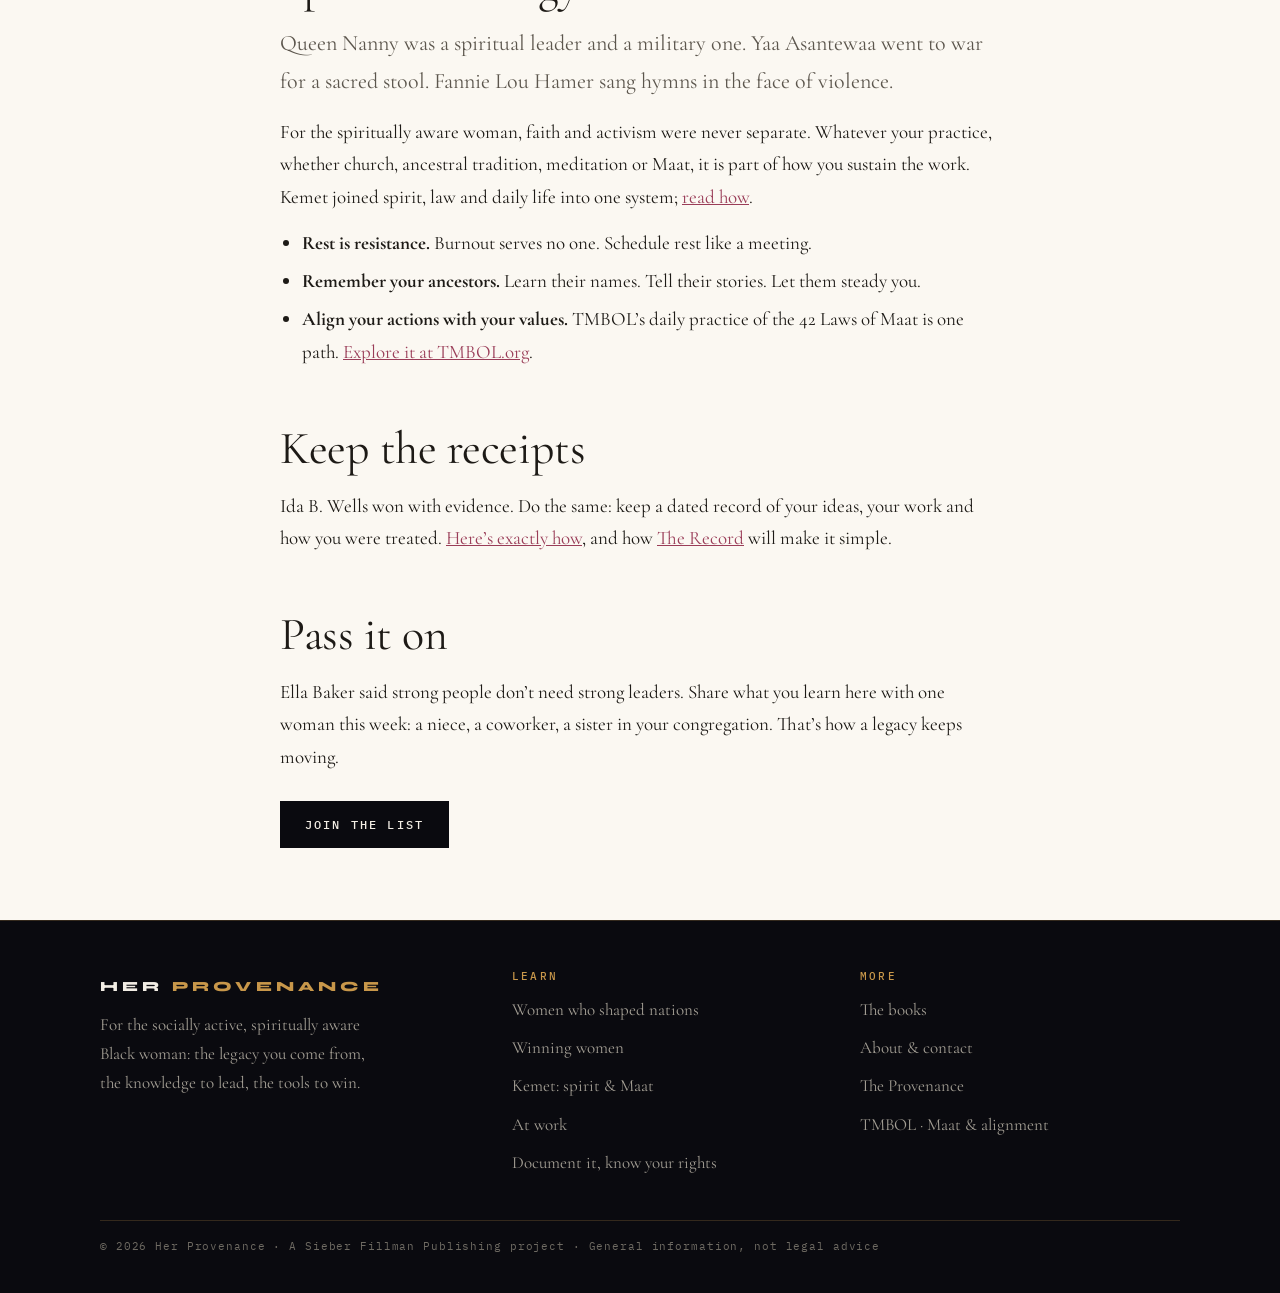
<file: winning-women/index.html>
<!doctype html>
<html lang="en">
<head>
<meta charset="utf-8">
<meta name="viewport" content="width=device-width,initial-scale=1">
<title>Winning women — Her Provenance</title>
<meta name="description" content="Know your worth, how we treat each other, spirit as strategy and keeping the receipts: uplift for socially active, spiritually aware Black women.">
<link rel="canonical" href="https://www.herprovenance.com/winning-women/">
<meta property="og:type" content="website">
<meta property="og:title" content="Winning women — Her Provenance">
<meta property="og:description" content="Know your worth, how we treat each other, spirit as strategy and keeping the receipts: uplift for socially active, spiritually aware Black women.">
<meta property="og:url" content="https://www.herprovenance.com/winning-women/">
<meta name="theme-color" content="#0A0A0F">
<link rel="icon" href="/favicon.ico">
<link rel="apple-touch-icon" href="/apple-touch-icon.png">
<link rel="preconnect" href="https://fonts.googleapis.com">
<link rel="preconnect" href="https://fonts.gstatic.com" crossorigin>
<link href="https://fonts.googleapis.com/css2?family=Cormorant+Garamond:ital,wght@0,300;0,400;0,600;1,300;1,400&family=Syne:wght@600;700;800&family=IBM+Plex+Mono:wght@400;500&display=swap" rel="stylesheet">
<link rel="stylesheet" href="/assets/site.css">
</head>
<body>
<a class="skip" href="#main">Skip to content</a>
<nav class="nav" aria-label="Main">
  <div class="wrap">
    <a class="logo" href="/">Her <span>Provenance</span></a>
    <button class="menu" type="button" aria-expanded="false" aria-controls="menu">Menu</button>
    <ul id="menu"><li><a href="/legacy/">Her legacy</a></li><li><a href="/winning-women/" aria-current="page">Winning women</a></li><li><a href="/kemet/">Kemet</a></li><li><a href="/at-work/">At work</a></li><li><a href="/your-record/">Your record</a></li><li><a href="/books/">Books</a></li><li><a href="/about/">About</a></li><li><a class="cta" href="/your-record/#join">Join the list</a></li></ul>
  </div>
</nav>
<main id="main">

<header class="page-hero"><div class="wrap">
  <span class="label">Winning women</span>
  <h1>Know what&rsquo;s best <em>about you.</em></h1>
  <p>Our foremothers were seen as strong, capable, faithful and organized, because they were. Winning women carry that forward: not winning against each other, but winning together.</p>
  <div class="toc"><a href="#worth">Know your worth</a><a href="#standards">How we treat each other</a><a href="#spirit">Spirit as strategy</a><a href="#receipts">Keep the receipts</a><a href="#pass-it-on">Pass it on</a></div>
</div></header>
<div class="wrap prose">
  <section id="worth">
    <h2>Know your worth</h2>
    <p class="lede">Excellence isn&rsquo;t something we have to prove we deserve. It&rsquo;s inherited.</p>
    <ul>
      <li><b>Name your gifts out loud.</b> Write down what you&rsquo;re known for, what you&rsquo;ve built and what it was worth. Read it before every review and every negotiation.</li>
      <li><b>Price your work.</b> Black women working full time are paid 64 cents for every dollar paid to white men. Ask for the pay band in writing, and ask for the top of it.</li>
      <li><b>Refuse the &ldquo;strong Black woman&rdquo; trap.</b> Strength is ours. Being expected to carry everything for everyone, unpaid and uncredited, is not.</li>
    </ul>
  </section>
  <section id="standards">
    <h2>How we treat each other</h2>
    <p class="lede">The movement isn&rsquo;t only out there. It&rsquo;s in how we speak to and about each other.</p>
    <ul>
      <li><b>Credit each other by name</b>, in the meeting, in the group chat, in the room you&rsquo;re in and she isn&rsquo;t.</li>
      <li><b>Share the room.</b> When you get in, hold the door: introductions, referrals, the stretch assignment.</li>
      <li><b>Refuse the tear-down.</b> No public dragging of a sister for clout. Disagree in private, defend in public.</li>
      <li><b>Keep our word.</b> Show up when you say you will. Reliability is respect, and it&rsquo;s how trust gets built across a community.</li>
      <li><b>Protect our girls.</b> Teach them the history in <a href="/legacy/">Her Legacy</a> before anyone else tells them who they are.</li>
    </ul>
  </section>
  <section id="spirit">
    <h2>Spirit as strategy</h2>
    <p class="lede">Queen Nanny was a spiritual leader and a military one. Yaa Asantewaa went to war for a sacred stool. Fannie Lou Hamer sang hymns in the face of violence.</p>
    <p>For the spiritually aware woman, faith and activism were never separate. Whatever your practice, whether church, ancestral tradition, meditation or Maat, it is part of how you sustain the work. Kemet joined spirit, law and daily life into one system; <a href="/kemet/">read how</a>.</p>
    <ul>
      <li><b>Rest is resistance.</b> Burnout serves no one. Schedule rest like a meeting.</li>
      <li><b>Remember your ancestors.</b> Learn their names. Tell their stories. Let them steady you.</li>
      <li><b>Align your actions with your values.</b> TMBOL&rsquo;s daily practice of the 42 Laws of Maat is one path. <a href="https://www.tmbol.org/">Explore it at TMBOL.org</a>.</li>
    </ul>
  </section>
  <section id="receipts">
    <h2>Keep the receipts</h2>
    <p>Ida B. Wells won with evidence. Do the same: keep a dated record of your ideas, your work and how you were treated. <a href="/your-record/">Here&rsquo;s exactly how</a>, and how <a href="/your-record/#the-record">The Record</a> will make it simple.</p>
  </section>
  <section id="pass-it-on" style="margin-bottom:72px">
    <h2>Pass it on</h2>
    <p>Ella Baker said strong people don&rsquo;t need strong leaders. Share what you learn here with one woman this week: a niece, a coworker, a sister in your congregation. That&rsquo;s how a legacy keeps moving.</p>
    <p><a class="btn btn-ink" href="/your-record/#join" style="margin-top:12px">Join the list</a></p>
  </section>
</div>

</main>
<footer>
  <div class="wrap">
    <div><a class="logo" href="/">Her <span>Provenance</span></a>
      <p>For the socially active, spiritually aware Black woman: the legacy you come from, the knowledge to lead, the tools to win.</p></div>
    <div><h4>Learn</h4><ul><li><a href="/legacy/">Women who shaped nations</a></li><li><a href="/winning-women/">Winning women</a></li><li><a href="/kemet/">Kemet: spirit &amp; Maat</a></li><li><a href="/at-work/">At work</a></li><li><a href="/your-record/">Document it, know your rights</a></li></ul></div>
    <div><h4>More</h4><ul><li><a href="/books/">The books</a></li><li><a href="/about/">About &amp; contact</a></li><li><a href="https://www.sieberfillmanpublishing.com/the-provenance/">The Provenance</a></li><li><a href="https://www.tmbol.org/">TMBOL &middot; Maat &amp; alignment</a></li></ul></div>
    <div class="copy">&copy; <span class="yr">2026</span> Her Provenance &middot; A Sieber Fillman Publishing project &middot; General information, not legal advice</div>
  </div>
</footer>
<script src="/assets/site.js" defer></script>
</body>
</html>
</file>
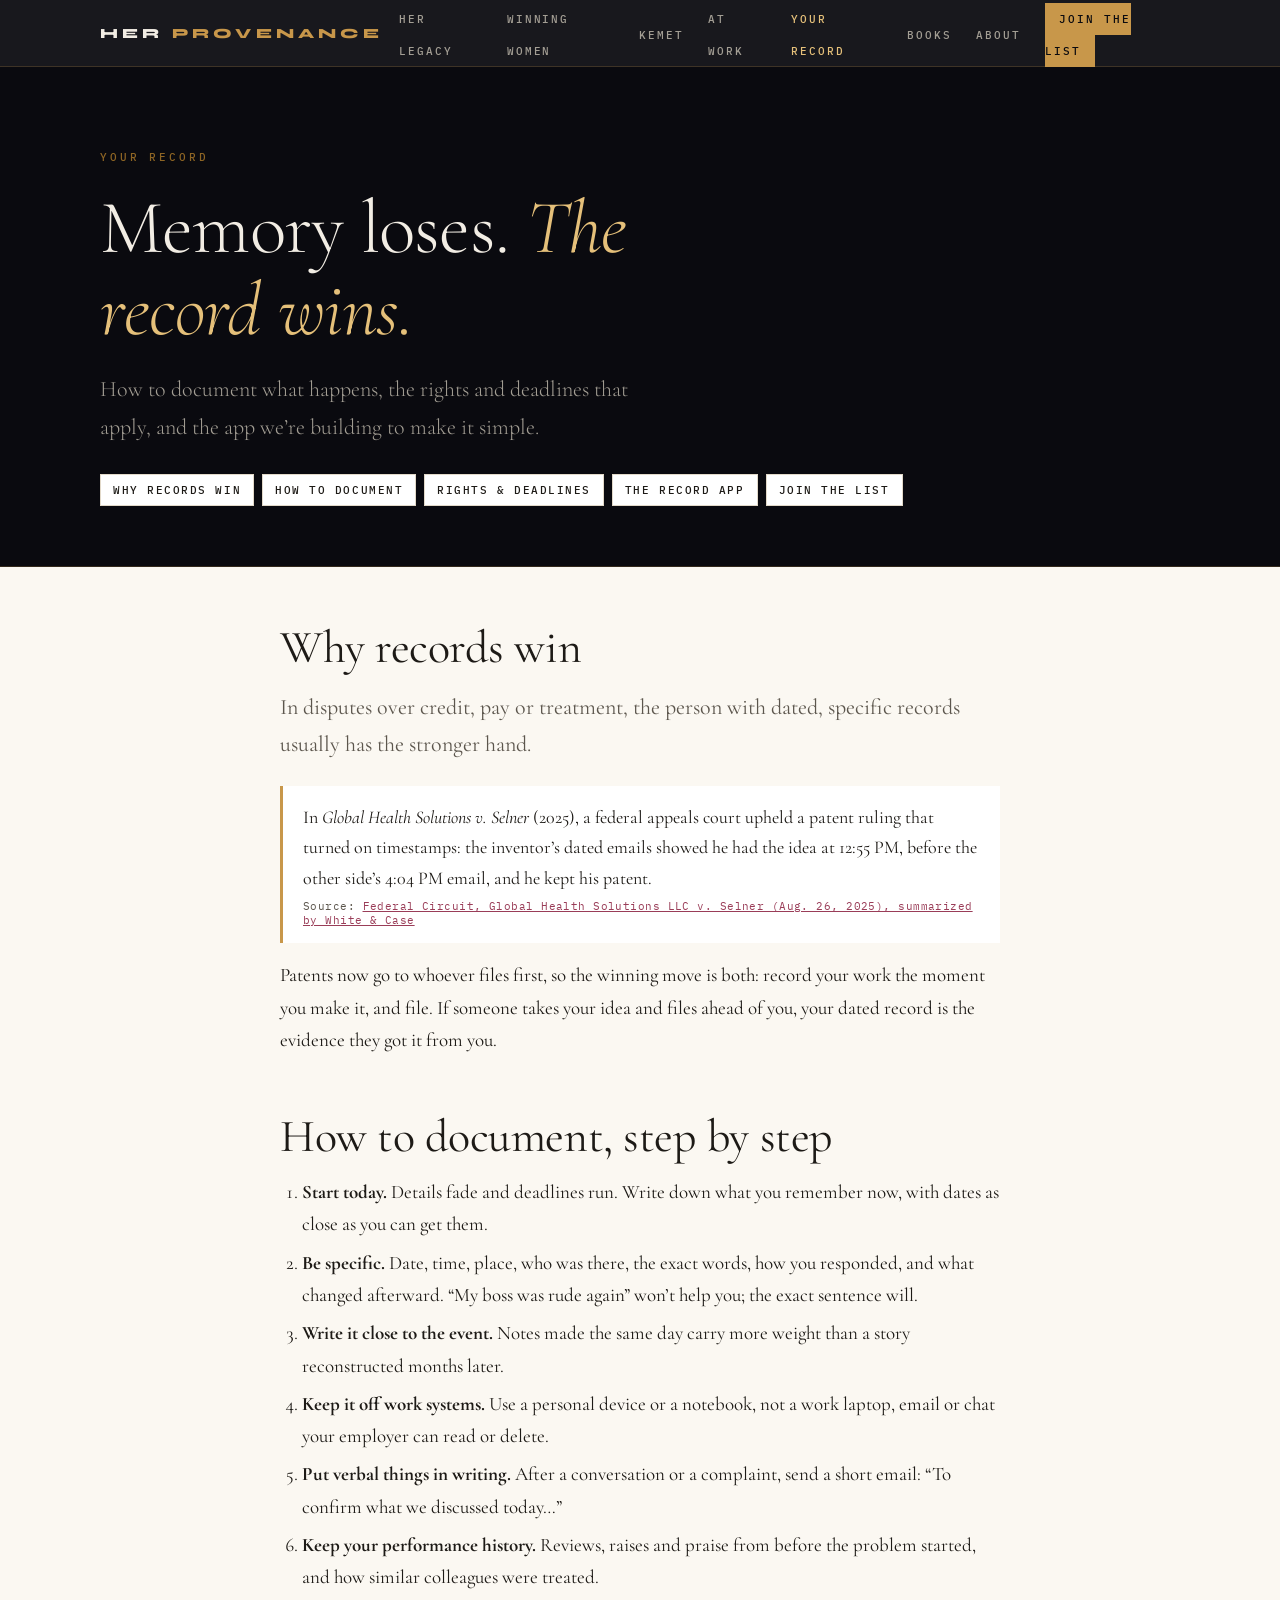
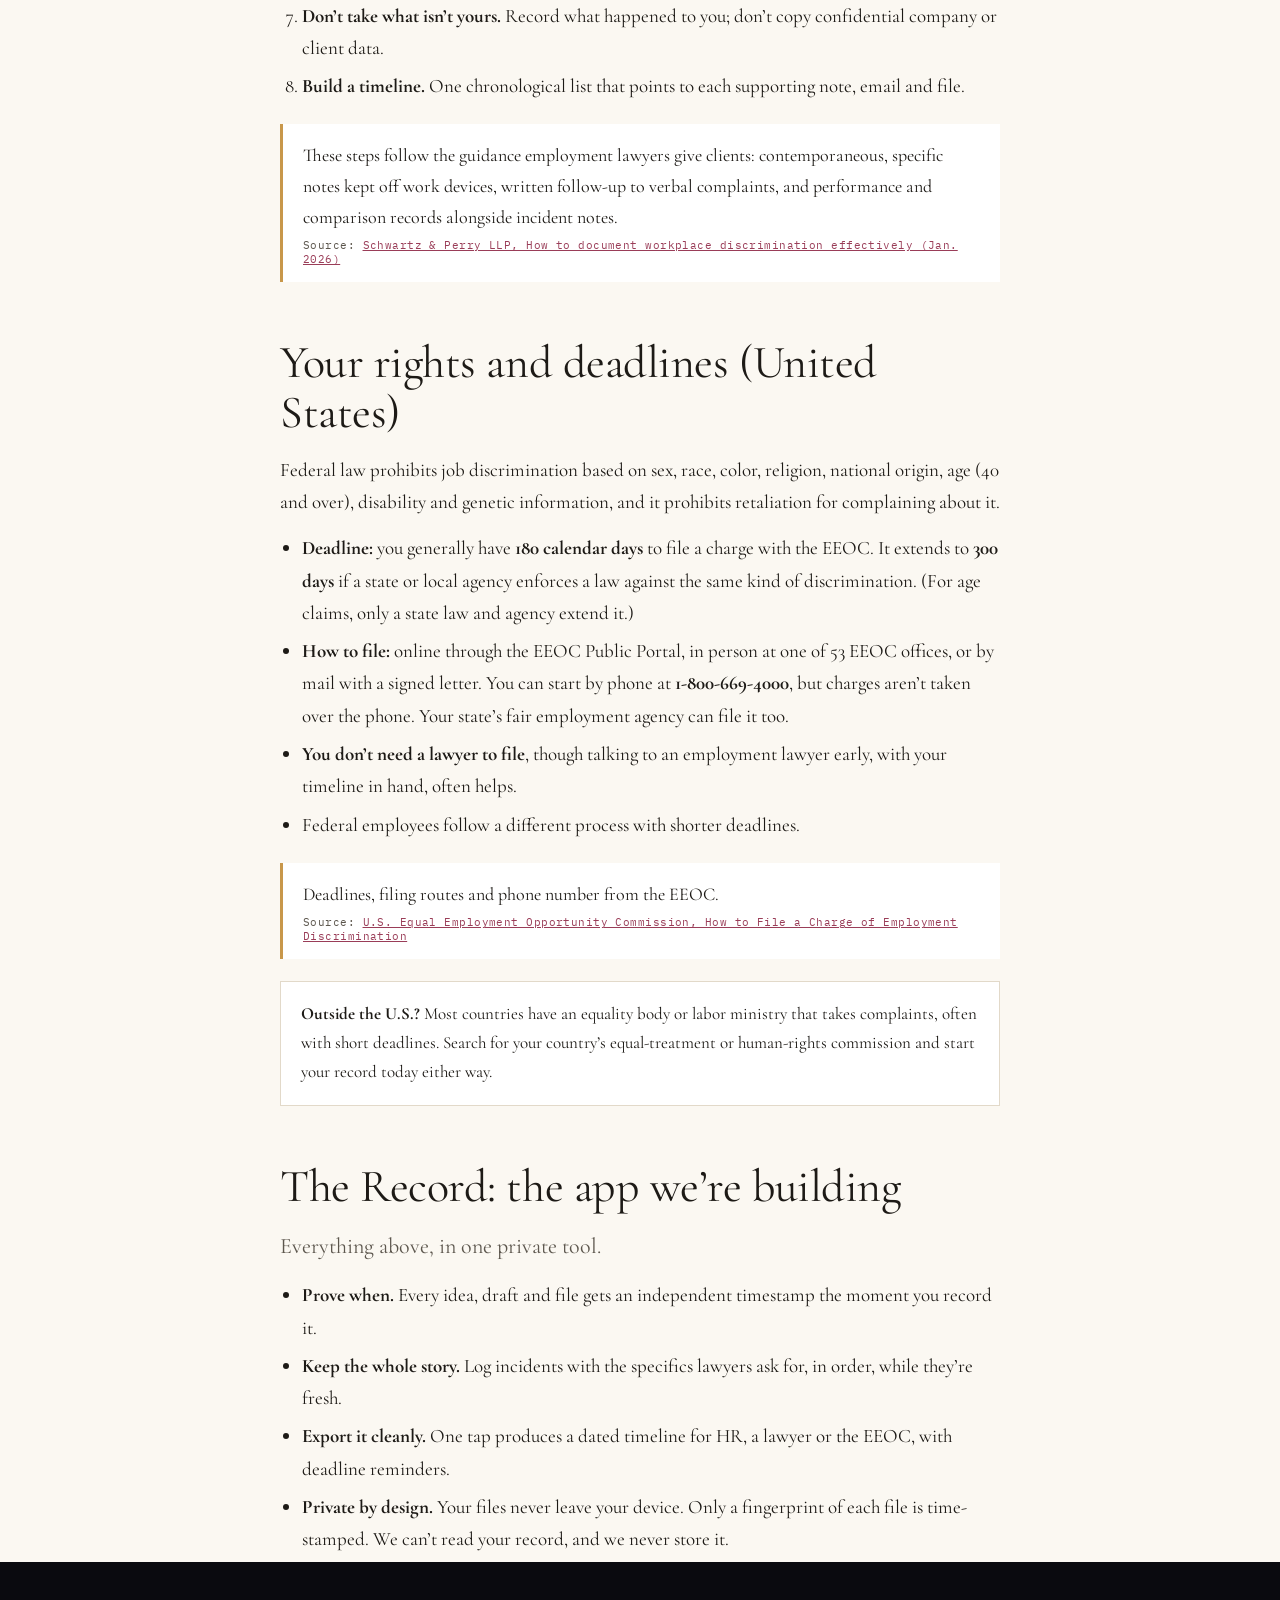
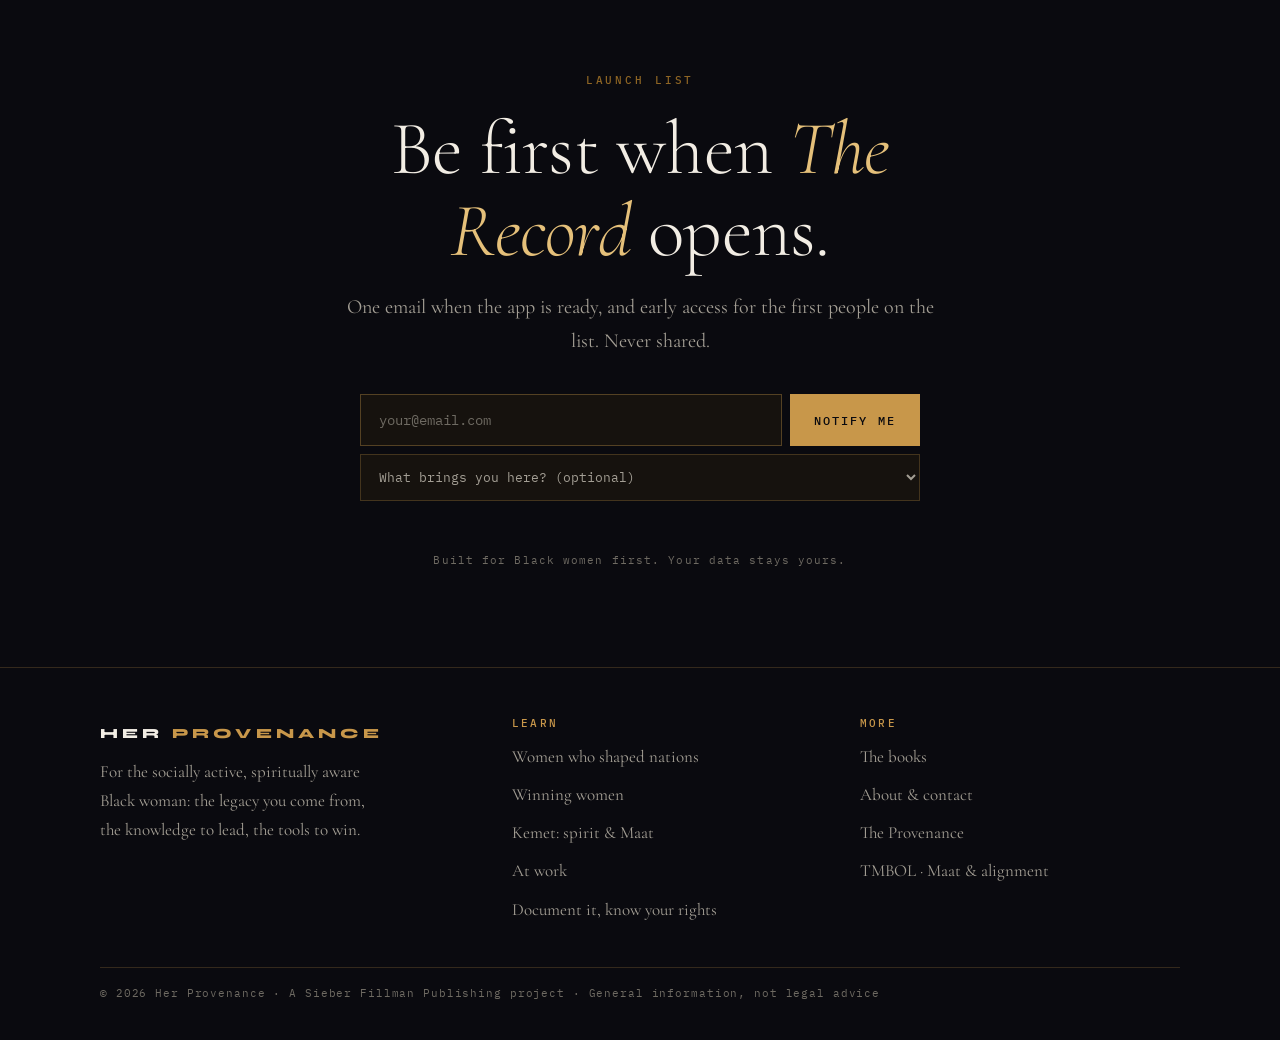
<file: your-record/index.html>
<!doctype html>
<html lang="en">
<head>
<meta charset="utf-8">
<meta name="viewport" content="width=device-width,initial-scale=1">
<title>Document workplace sexism and know your rights — Her Provenance</title>
<meta name="description" content="Step-by-step guidance on documenting discrimination, EEOC filing deadlines (180/300 days) and how to file, and The Record app for proof of when.">
<link rel="canonical" href="https://www.herprovenance.com/your-record/">
<meta property="og:type" content="website">
<meta property="og:title" content="Document workplace sexism and know your rights — Her Provenance">
<meta property="og:description" content="Step-by-step guidance on documenting discrimination, EEOC filing deadlines (180/300 days) and how to file, and The Record app for proof of when.">
<meta property="og:url" content="https://www.herprovenance.com/your-record/">
<meta name="theme-color" content="#0A0A0F">
<link rel="icon" href="/favicon.ico">
<link rel="apple-touch-icon" href="/apple-touch-icon.png">
<link rel="preconnect" href="https://fonts.googleapis.com">
<link rel="preconnect" href="https://fonts.gstatic.com" crossorigin>
<link href="https://fonts.googleapis.com/css2?family=Cormorant+Garamond:ital,wght@0,300;0,400;0,600;1,300;1,400&family=Syne:wght@600;700;800&family=IBM+Plex+Mono:wght@400;500&display=swap" rel="stylesheet">
<link rel="stylesheet" href="/assets/site.css">
</head>
<body>
<a class="skip" href="#main">Skip to content</a>
<nav class="nav" aria-label="Main">
  <div class="wrap">
    <a class="logo" href="/">Her <span>Provenance</span></a>
    <button class="menu" type="button" aria-expanded="false" aria-controls="menu">Menu</button>
    <ul id="menu"><li><a href="/legacy/">Her legacy</a></li><li><a href="/winning-women/">Winning women</a></li><li><a href="/kemet/">Kemet</a></li><li><a href="/at-work/">At work</a></li><li><a href="/your-record/" aria-current="page">Your record</a></li><li><a href="/books/">Books</a></li><li><a href="/about/">About</a></li><li><a class="cta" href="/your-record/#join">Join the list</a></li></ul>
  </div>
</nav>
<main id="main">

<header class="page-hero"><div class="wrap">
  <span class="label">Your record</span>
  <h1>Memory loses. <em>The record wins.</em></h1>
  <p>How to document what happens, the rights and deadlines that apply, and the app we&rsquo;re building to make it simple.</p>
  <div class="toc"><a href="#why">Why records win</a><a href="#how">How to document</a><a href="#rights">Rights &amp; deadlines</a><a href="#the-record">The Record app</a><a href="#join">Join the list</a></div>
</div></header>
<div class="wrap prose">
  <section id="why">
    <h2>Why records win</h2>
    <p class="lede">In disputes over credit, pay or treatment, the person with dated, specific records usually has the stronger hand.</p>
    <div class="evidence">In <i>Global Health Solutions v. Selner</i> (2025), a federal appeals court upheld a patent ruling that turned on timestamps: the inventor&rsquo;s dated emails showed he had the idea at 12:55 PM, before the other side&rsquo;s 4:04 PM email, and he kept his patent.<small>Source: <a href="https://www.whitecase.com/insight-alert/federal-circuit-clarifies-aia-derivation-standards-independent-conception-key" target="_blank" rel="noopener">Federal Circuit, Global Health Solutions LLC v. Selner (Aug. 26, 2025), summarized by White &amp; Case</a></small></div>
    <p>Patents now go to whoever files first, so the winning move is both: record your work the moment you make it, and file. If someone takes your idea and files ahead of you, your dated record is the evidence they got it from you.</p>
  </section>
  <section id="how">
    <h2>How to document, step by step</h2>
    <ol>
      <li><b>Start today.</b> Details fade and deadlines run. Write down what you remember now, with dates as close as you can get them.</li>
      <li><b>Be specific.</b> Date, time, place, who was there, the exact words, how you responded, and what changed afterward. &ldquo;My boss was rude again&rdquo; won&rsquo;t help you; the exact sentence will.</li>
      <li><b>Write it close to the event.</b> Notes made the same day carry more weight than a story reconstructed months later.</li>
      <li><b>Keep it off work systems.</b> Use a personal device or a notebook, not a work laptop, email or chat your employer can read or delete.</li>
      <li><b>Put verbal things in writing.</b> After a conversation or a complaint, send a short email: &ldquo;To confirm what we discussed today&hellip;&rdquo;</li>
      <li><b>Keep your performance history.</b> Reviews, raises and praise from before the problem started, and how similar colleagues were treated.</li>
      <li><b>Don&rsquo;t take what isn&rsquo;t yours.</b> Record what happened to you; don&rsquo;t copy confidential company or client data.</li>
      <li><b>Build a timeline.</b> One chronological list that points to each supporting note, email and file.</li>
    </ol>
    <div class="evidence">These steps follow the guidance employment lawyers give clients: contemporaneous, specific notes kept off work devices, written follow-up to verbal complaints, and performance and comparison records alongside incident notes.<small>Source: <a href="https://www.schwartzandperry.com/blog/2026/january/how-to-document-workplace-discrimination-effecti/" target="_blank" rel="noopener">Schwartz &amp; Perry LLP, How to document workplace discrimination effectively (Jan. 2026)</a></small></div>
  </section>
  <section id="rights">
    <h2>Your rights and deadlines (United States)</h2>
    <p>Federal law prohibits job discrimination based on sex, race, color, religion, national origin, age (40 and over), disability and genetic information, and it prohibits retaliation for complaining about it.</p>
    <ul>
      <li><b>Deadline:</b> you generally have <b>180 calendar days</b> to file a charge with the EEOC. It extends to <b>300 days</b> if a state or local agency enforces a law against the same kind of discrimination. (For age claims, only a state law and agency extend it.)</li>
      <li><b>How to file:</b> online through the EEOC Public Portal, in person at one of 53 EEOC offices, or by mail with a signed letter. You can start by phone at <b>1-800-669-4000</b>, but charges aren&rsquo;t taken over the phone. Your state&rsquo;s fair employment agency can file it too.</li>
      <li><b>You don&rsquo;t need a lawyer to file</b>, though talking to an employment lawyer early, with your timeline in hand, often helps.</li>
      <li>Federal employees follow a different process with shorter deadlines.</li>
    </ul>
    <div class="evidence">Deadlines, filing routes and phone number from the EEOC.<small>Source: <a href="https://www.eeoc.gov/how-file-charge-employment-discrimination" target="_blank" rel="noopener">U.S. Equal Employment Opportunity Commission, How to File a Charge of Employment Discrimination</a></small></div>
    <p class="note" style="margin-top:22px"><b>Outside the U.S.?</b> Most countries have an equality body or labor ministry that takes complaints, often with short deadlines. Search for your country&rsquo;s equal-treatment or human-rights commission and start your record today either way.</p>
  </section>
  <section id="the-record">
    <h2>The Record: the app we&rsquo;re building</h2>
    <p class="lede">Everything above, in one private tool.</p>
    <ul>
      <li><b>Prove when.</b> Every idea, draft and file gets an independent timestamp the moment you record it.</li>
      <li><b>Keep the whole story.</b> Log incidents with the specifics lawyers ask for, in order, while they&rsquo;re fresh.</li>
      <li><b>Export it cleanly.</b> One tap produces a dated timeline for HR, a lawyer or the EEOC, with deadline reminders.</li>
      <li><b>Private by design.</b> Your files never leave your device. Only a fingerprint of each file is time-stamped. We can&rsquo;t read your record, and we never store it.</li>
    </ul>
  </section>
</div>
<section class="join" id="join">
  <div class="wrap">
    <span class="label">Launch list</span>
    <h2>Be first when <em>The Record</em> opens.</h2>
    <p class="intro">One email when the app is ready, and early access for the first people on the list. Never shared.</p>
    <form class="wl" id="wl" novalidate>
      <label class="hp" aria-hidden="true">Leave empty<input name="company_website" tabindex="-1" autocomplete="off"></label>
      <input type="email" id="wlEmail" name="email" placeholder="your@email.com" autocomplete="email" required aria-label="Email address">
      <button class="btn btn-gold" type="submit" id="wlBtn">Notify me</button>
      <select id="wlInterest" name="interest" aria-label="What brings you here (optional)">
        <option value="">What brings you here? (optional)</option>
        <option value="protect my work">Protecting my ideas and work</option>
        <option value="document workplace">Documenting what&rsquo;s happening at work</option>
        <option value="both">Both</option>
                <option value="supporter">I want to support the mission</option>
      </select>
    </form>
    <div class="msg" id="wlMsg" role="status" aria-live="polite"></div>
    <div class="fine">Built for Black women first. Your data stays yours.</div>
  </div>
</section>

</main>
<footer>
  <div class="wrap">
    <div><a class="logo" href="/">Her <span>Provenance</span></a>
      <p>For the socially active, spiritually aware Black woman: the legacy you come from, the knowledge to lead, the tools to win.</p></div>
    <div><h4>Learn</h4><ul><li><a href="/legacy/">Women who shaped nations</a></li><li><a href="/winning-women/">Winning women</a></li><li><a href="/kemet/">Kemet: spirit &amp; Maat</a></li><li><a href="/at-work/">At work</a></li><li><a href="/your-record/">Document it, know your rights</a></li></ul></div>
    <div><h4>More</h4><ul><li><a href="/books/">The books</a></li><li><a href="/about/">About &amp; contact</a></li><li><a href="https://www.sieberfillmanpublishing.com/the-provenance/">The Provenance</a></li><li><a href="https://www.tmbol.org/">TMBOL &middot; Maat &amp; alignment</a></li></ul></div>
    <div class="copy">&copy; <span class="yr">2026</span> Her Provenance &middot; A Sieber Fillman Publishing project &middot; General information, not legal advice</div>
  </div>
</footer>
<script src="/assets/site.js" defer></script>
</body>
</html>
</file>
<file: assets/site.css>
/* Her Provenance — topic hub.
   Brand kept from the original: night ink, bone, gold, rose, sage. Cormorant Garamond for the voice,
   Syne for the mark and headings of cards, IBM Plex Mono for labels.
   Dark hero + bands for the movement; light "bone" reading pages so long guidance is easy to read. */
:root{
  --ink:#0A0A0F; --warm:#16120E; --panel:#1C1814; --bone:#F2EDE4; --paper:#FBF8F2; --mist:#A39E94; --dim:#6E6A62;
  --text:#1D1A16; --soft:#5C564D; --rule:#E2D9C9;
  --gold:#C8974A; --gold-lt:#E5C07A; --gold-dk:#8E6524; --rose:#C4607C; --rose-dk:#9A3D58; --sage:#3D6B5E;
  --line:rgba(200,151,74,.22);
  --serif:"Cormorant Garamond",Georgia,serif; --display:"Syne","Helvetica Neue",Arial,sans-serif; --mono:"IBM Plex Mono",ui-monospace,Menlo,monospace;
  --max:1120px;
}
*{box-sizing:border-box}
html{scroll-behavior:smooth}
body{margin:0;background:var(--paper);color:var(--text);font:400 19px/1.7 var(--serif);-webkit-font-smoothing:antialiased}
a{color:var(--rose-dk)}
img{max-width:100%}
:focus-visible{outline:2px solid var(--gold);outline-offset:3px}
.wrap{max-width:var(--max);margin:0 auto;padding:0 max(20px,env(safe-area-inset-left,0px))}
.narrow{max-width:760px}
.label{display:inline-block;font:500 11px/1.4 var(--mono);letter-spacing:.26em;text-transform:uppercase;color:var(--gold-dk)}
.dark .label,.hero .label{color:var(--gold)}
h1,h2,h3{font-weight:400;line-height:1.08;margin:0;letter-spacing:-.01em}
h1 em,h2 em{font-style:italic}
.skip{position:absolute;left:-999px}.skip:focus{left:12px;top:12px;background:var(--bone);color:var(--ink);padding:8px 12px;z-index:9}
section[id]{scroll-margin-top:80px}

/* nav */
.nav{position:sticky;top:0;z-index:10;background:rgba(10,10,15,.94);backdrop-filter:blur(8px);border-bottom:1px solid var(--line)}
.nav .wrap{display:flex;justify-content:space-between;align-items:center;height:66px;gap:16px}
.logo{font:800 14px var(--display);letter-spacing:.3em;text-transform:uppercase;color:var(--bone);text-decoration:none;white-space:nowrap}
.logo span{color:var(--gold)}
.nav ul{display:flex;gap:24px;list-style:none;margin:0;padding:0;align-items:center}
.nav ul a{font:500 11px var(--mono);letter-spacing:.18em;text-transform:uppercase;color:var(--mist);text-decoration:none}
.nav ul a:hover,.nav ul a[aria-current="page"]{color:var(--gold-lt)}
.nav .cta{background:var(--gold);color:var(--ink)!important;padding:9px 14px}
.menu{display:none;background:none;border:1px solid var(--line);color:var(--bone);font:500 11px var(--mono);letter-spacing:.18em;text-transform:uppercase;padding:8px 12px;cursor:pointer}
@media(max-width:900px){
  .menu{display:block}
  .nav ul{display:none;position:absolute;top:66px;left:0;right:0;flex-direction:column;align-items:flex-start;gap:0;background:var(--ink);border-bottom:1px solid var(--line);padding:8px max(20px,env(safe-area-inset-left,0px)) 16px}
  .nav ul.open{display:flex}
  .nav ul li{width:100%}.nav ul a{display:block;padding:12px 0}
  .nav .cta{display:inline-block!important;margin-top:8px}
}

/* buttons */
.btn{display:inline-block;font:500 12px var(--mono);letter-spacing:.18em;text-transform:uppercase;padding:15px 24px;text-decoration:none;border:1px solid transparent;cursor:pointer;transition:background .2s}
.btn-gold{background:var(--gold);color:var(--ink)}.btn-gold:hover{background:var(--gold-lt)}
.btn-ghost{border-color:rgba(200,151,74,.5);color:var(--gold)}.btn-ghost:hover{background:rgba(200,151,74,.1)}
.btn-ink{background:var(--ink);color:var(--bone)}.btn-ink:hover{background:#22222c}
.btn-line{border-color:var(--text);color:var(--text)}.btn-line:hover{background:rgba(0,0,0,.04)}
.ctas{display:flex;gap:12px;flex-wrap:wrap;margin-top:32px}

/* dark bands */
.dark{background:var(--ink);color:var(--bone)}
.dark a{color:var(--gold-lt)}
.hero{background:var(--ink);color:var(--bone);padding:96px 0 86px;position:relative;overflow:hidden;border-bottom:1px solid var(--line)}
.hero::after{content:"";position:absolute;inset:0;background:repeating-linear-gradient(135deg,transparent 0 80px,rgba(200,151,74,.035) 80px 81px);pointer-events:none}
.hero .wrap{position:relative;z-index:1}
.hero h1{font-size:clamp(52px,7.5vw,104px);font-weight:300;margin:20px 0 0;max-width:13ch}
.hero h1 em{color:var(--gold-lt)}
.hero .lead{font-size:clamp(21px,2.4vw,26px);color:var(--mist);max-width:40ch;margin:26px 0 0;font-weight:300}
.page-hero{background:var(--ink);color:var(--bone);padding:72px 0 60px;border-bottom:1px solid var(--line)}
.page-hero h1{font-size:clamp(44px,6vw,76px);font-weight:300;margin:16px 0 0;max-width:16ch}
.page-hero h1 em{color:var(--gold-lt)}
.page-hero p{font-size:22px;color:var(--mist);max-width:52ch;margin:20px 0 0;font-weight:300}

/* pitch */
.pitch{padding:44px 0;background:linear-gradient(135deg,#1A0E06,#0F1A14 55%,#0A0A0F);color:var(--bone);border-bottom:1px solid var(--line)}
.pitch p{font-size:clamp(23px,2.8vw,32px);font-style:italic;font-weight:300;max-width:48ch;margin:10px 0 0;line-height:1.35}

/* light sections */
.sec{padding:88px 0;border-bottom:1px solid var(--rule)}
.sec h2{font-size:clamp(36px,4.6vw,58px);margin:12px 0 0;max-width:20ch}
.sec h2 em{color:var(--rose-dk)}
.dark.sec{border-bottom-color:var(--line)}
.dark.sec h2 em{color:var(--gold-lt)}
.intro{color:var(--soft);max-width:60ch;margin:20px 0 0;font-size:20px}
.dark .intro{color:var(--mist)}

/* numbers */
.stats{display:grid;grid-template-columns:repeat(4,minmax(0,1fr));gap:2px;margin-top:44px}
.stat{background:var(--warm);padding:28px 24px;display:flex;flex-direction:column;gap:6px}
.stat b{font:300 52px/1 var(--serif);color:var(--gold-lt);font-variant-numeric:tabular-nums}
.stat span{color:var(--bone);font-size:18px;line-height:1.4}
.stat small{font:400 11px/1.5 var(--mono);letter-spacing:.04em;color:var(--dim);margin-top:auto}
.stat small a{color:var(--mist)}

/* pattern grid */
.grid3{display:grid;grid-template-columns:repeat(3,minmax(0,1fr));gap:20px;margin-top:44px}
.pcard{display:flex;flex-direction:column;gap:10px;padding:26px 24px;background:#fff;border:1px solid var(--rule);border-top:3px solid var(--rose);text-decoration:none;color:inherit;transition:border-color .2s,transform .2s}
.pcard:hover{border-color:var(--gold);transform:translateY(-2px)}
.pcard .n{font:500 11px var(--mono);letter-spacing:.2em;color:var(--gold-dk)}
.pcard h3{font:700 18px var(--display);letter-spacing:.01em}
.pcard p{margin:0;color:var(--soft);font-size:17px;flex:1}
.pcard .go{font:500 11px var(--mono);letter-spacing:.16em;text-transform:uppercase;color:var(--rose-dk)}

/* split feature */
.split{display:grid;grid-template-columns:1.1fr .9fr;gap:52px;align-items:center}
.record{border:1px solid var(--line);background:var(--warm);padding:26px 24px;font:400 13px/1.7 var(--mono);color:var(--mist)}
.record h3{font:500 11px var(--mono);letter-spacing:.24em;text-transform:uppercase;color:var(--gold);margin-bottom:14px}
.record .row{display:grid;grid-template-columns:auto 1fr;gap:4px 14px;padding:10px 0;border-top:1px dashed rgba(242,237,228,.12)}
.record .row:first-of-type{border-top:0}
.record b{color:var(--bone);font-weight:500}
.record .hash{color:var(--gold-lt);word-break:break-all}
.record small{display:block;margin-top:14px;color:var(--dim);font-size:11px}

/* long-form */
.prose{max-width:760px}
.prose h2{font-size:clamp(32px,4vw,46px);margin:56px 0 0}
.prose h3{font:700 19px var(--display);margin:30px 0 0}
.prose p,.prose li{color:var(--text)}
.prose p{margin:16px 0 0}
.prose ul,.prose ol{margin:14px 0 0;padding-left:22px}
.prose li{margin:6px 0}
.prose .lede{font-size:22px;color:var(--soft)}
.toc{display:flex;flex-wrap:wrap;gap:8px;margin-top:28px}
.toc a{font:500 11px var(--mono);letter-spacing:.14em;text-transform:uppercase;text-decoration:none;color:var(--text);border:1px solid var(--rule);padding:8px 12px;background:#fff}
.toc a:hover{border-color:var(--gold)}
.pattern{padding:56px 0;border-top:1px solid var(--rule)}
.pattern:first-of-type{border-top:0}
.pattern .n{font:500 12px var(--mono);letter-spacing:.2em;color:var(--gold-dk)}
.pattern h2{font-size:clamp(34px,4.4vw,52px);margin:8px 0 0}
.cols{display:grid;grid-template-columns:repeat(3,minmax(0,1fr));gap:20px;margin-top:26px}
.col{background:#fff;border:1px solid var(--rule);padding:20px 20px 18px}
.col h3{font:500 11px var(--mono);letter-spacing:.2em;text-transform:uppercase;color:var(--rose-dk);margin:0 0 8px}
.col p,.col li{font-size:17px;color:var(--soft);margin:0}
.col ul{margin:0;padding-left:18px}.col li{margin:4px 0}
.evidence{border-left:3px solid var(--gold);background:#fff;padding:16px 20px;margin-top:22px;font-size:18px}
.evidence small{display:block;font:400 11px var(--mono);letter-spacing:.04em;color:var(--soft);margin-top:6px}
.note{border:1px solid var(--rule);background:#fff;padding:18px 20px;font-size:17px;color:var(--soft);margin-top:28px}
.note b{color:var(--text)}

/* books */
.books{display:grid;grid-template-columns:repeat(auto-fill,minmax(240px,1fr));gap:22px;margin-top:44px}
.book{background:#fff;border:1px solid var(--rule);display:flex;flex-direction:column}
.book .cv{display:block;width:100%;aspect-ratio:2/3;object-fit:cover;background:var(--warm)}
.book .ph{aspect-ratio:2/3;display:grid;place-items:center;padding:24px;background:var(--ink);color:var(--gold-lt);font:300 italic 26px/1.2 var(--serif);text-align:center}
.book .b{padding:18px 18px 20px;display:flex;flex-direction:column;gap:8px;flex:1}
.book .st{align-self:flex-start;font:500 10px var(--mono);letter-spacing:.16em;text-transform:uppercase;padding:3px 8px;border:1px solid var(--rule);color:var(--soft)}
.book .st.live{border-color:var(--sage);color:var(--sage)}
.book h3{font:400 24px/1.15 var(--serif)}
.book .sub{font-size:16px;color:var(--soft);font-style:italic}
.book p{margin:0;font-size:16px;color:var(--soft);flex:1}
.book .btn{align-self:flex-start;margin-top:8px;padding:11px 16px}
.dark .book{background:var(--warm);border-color:var(--line)}
.dark .book h3{color:var(--bone)}.dark .book p,.dark .book .sub{color:var(--mist)}

/* join */
.join{padding:100px 0;text-align:center;background:var(--ink);color:var(--bone)}
.join h2{font-size:clamp(42px,6vw,76px);font-weight:300;margin:14px auto 0;max-width:15ch}
.join h2 em{color:var(--gold-lt)}
.join .intro{margin:18px auto 0;color:var(--mist)}
form.wl{display:flex;flex-wrap:wrap;gap:8px;justify-content:center;max-width:560px;margin:36px auto 0}
form.wl input[type=email]{flex:1 1 260px;min-width:0;padding:16px 18px;background:var(--warm);border:1px solid rgba(200,151,74,.35);color:var(--bone);font:400 14px var(--mono)}
form.wl input[type=email]::placeholder{color:var(--dim)}
form.wl select{flex:1 1 100%;padding:13px 14px;background:var(--warm);border:1px solid rgba(200,151,74,.25);color:var(--mist);font:400 13px var(--mono)}
form.wl button{border:0}
.hp{position:absolute;left:-9999px;width:1px;height:1px;overflow:hidden}
.msg{font:500 13px var(--mono);letter-spacing:.06em;margin-top:16px;min-height:1.5em}
.msg.ok{color:var(--gold)}.msg.err{color:var(--rose)}
.fine{font:400 11px var(--mono);letter-spacing:.1em;color:var(--dim);margin-top:16px}

/* footer */
footer{background:var(--ink);color:var(--mist);border-top:1px solid var(--line);padding:48px 0 calc(40px + env(safe-area-inset-bottom,0px))}
footer .wrap{display:grid;grid-template-columns:1.2fr 1fr 1fr;gap:28px}
footer h4{font:500 11px var(--mono);letter-spacing:.2em;text-transform:uppercase;color:var(--gold);margin:0 0 10px}
footer ul{list-style:none;margin:0;padding:0}
footer li{margin:6px 0}
footer a{color:var(--mist);text-decoration:none;font-size:17px}
footer a:hover{color:var(--gold-lt)}
footer .copy{grid-column:1/-1;font:400 11px var(--mono);letter-spacing:.08em;color:var(--dim);border-top:1px solid var(--line);padding-top:18px;margin-top:8px}
footer p{margin:10px 0 0;font-size:17px;max-width:36ch}

@media(max-width:900px){
  .hero{padding:64px 0 60px}.page-hero{padding:54px 0 46px}
  .stats{grid-template-columns:1fr 1fr}.grid3,.cols{grid-template-columns:1fr}.split{grid-template-columns:1fr;gap:36px}
  .sec{padding:64px 0}.join{padding:76px 0}
  footer .wrap{grid-template-columns:1fr}
}
@media(max-width:520px){.stats{grid-template-columns:1fr}}
@media(prefers-reduced-motion:reduce){*{transition:none!important;scroll-behavior:auto!important}}

/* legacy profiles */
.profiles{display:grid;gap:0;margin-top:20px}
.profile{display:grid;grid-template-columns:220px minmax(0,1fr);gap:36px;padding:48px 0;border-top:1px solid var(--rule)}
.profile:first-child{border-top:0}
.profile .meta{display:flex;flex-direction:column;gap:8px}
.profile .meta .place{font:500 11px/1.5 var(--mono);letter-spacing:.18em;text-transform:uppercase;color:var(--gold-dk)}
.profile .meta .years{font:300 30px/1 var(--serif);color:var(--text)}
.profile .meta .tag{align-self:flex-start;font:500 10px var(--mono);letter-spacing:.14em;text-transform:uppercase;padding:3px 8px;border:1px solid var(--rose);color:var(--rose-dk)}
.profile h2{font-size:clamp(32px,4vw,46px);margin:0}
.profile h2 em{color:var(--rose-dk)}
.profile .lede{font-size:21px;color:var(--soft);margin:10px 0 0}
.profile .cols{grid-template-columns:repeat(3,minmax(0,1fr));margin-top:20px}
.profile .src{font:400 11px/1.6 var(--mono);color:var(--soft);margin-top:14px}
.profile .src a{color:var(--soft)}
.region-nav{display:flex;flex-wrap:wrap;gap:8px;margin-top:26px}
.region-nav a{font:500 11px var(--mono);letter-spacing:.14em;text-transform:uppercase;text-decoration:none;color:var(--bone);border:1px solid var(--line);padding:8px 12px}
.region-nav a:hover{border-color:var(--gold);color:var(--gold-lt)}
.region{margin-top:64px}
.region>.label{display:block;border-bottom:2px solid var(--gold);padding-bottom:10px}
.legacy-strip{display:grid;grid-template-columns:repeat(4,minmax(0,1fr));gap:2px;margin-top:44px}
.legacy-strip a{background:var(--warm);padding:24px 22px;text-decoration:none;color:var(--bone);display:flex;flex-direction:column;gap:6px;border-top:2px solid transparent;transition:border-color .2s}
.legacy-strip a:hover{border-top-color:var(--gold)}
.legacy-strip .p{font:500 10px var(--mono);letter-spacing:.18em;text-transform:uppercase;color:var(--gold)}
.legacy-strip b{font:400 26px/1.1 var(--serif)}
.legacy-strip span{color:var(--mist);font-size:16px}
.tenets{display:grid;grid-template-columns:repeat(2,minmax(0,1fr));gap:20px;margin-top:40px}
.tenet{background:#fff;border:1px solid var(--rule);border-left:3px solid var(--gold);padding:24px 24px 22px}
.tenet h3{font:700 18px var(--display);margin:0 0 8px}
.tenet p{margin:0;color:var(--soft);font-size:18px}
.tenet ul{margin:10px 0 0;padding-left:18px;color:var(--soft);font-size:17px}
.welcome{border:1px solid var(--line);padding:22px 24px;color:var(--mist);font-size:19px;margin-top:30px;max-width:62ch}
.welcome b{color:var(--bone)}
@media(max-width:900px){.profile{grid-template-columns:1fr;gap:14px;padding:36px 0}.profile .cols{grid-template-columns:1fr}.legacy-strip{grid-template-columns:1fr 1fr}.tenets{grid-template-columns:1fr}}
@media(max-width:520px){.legacy-strip{grid-template-columns:1fr}}
</file>
